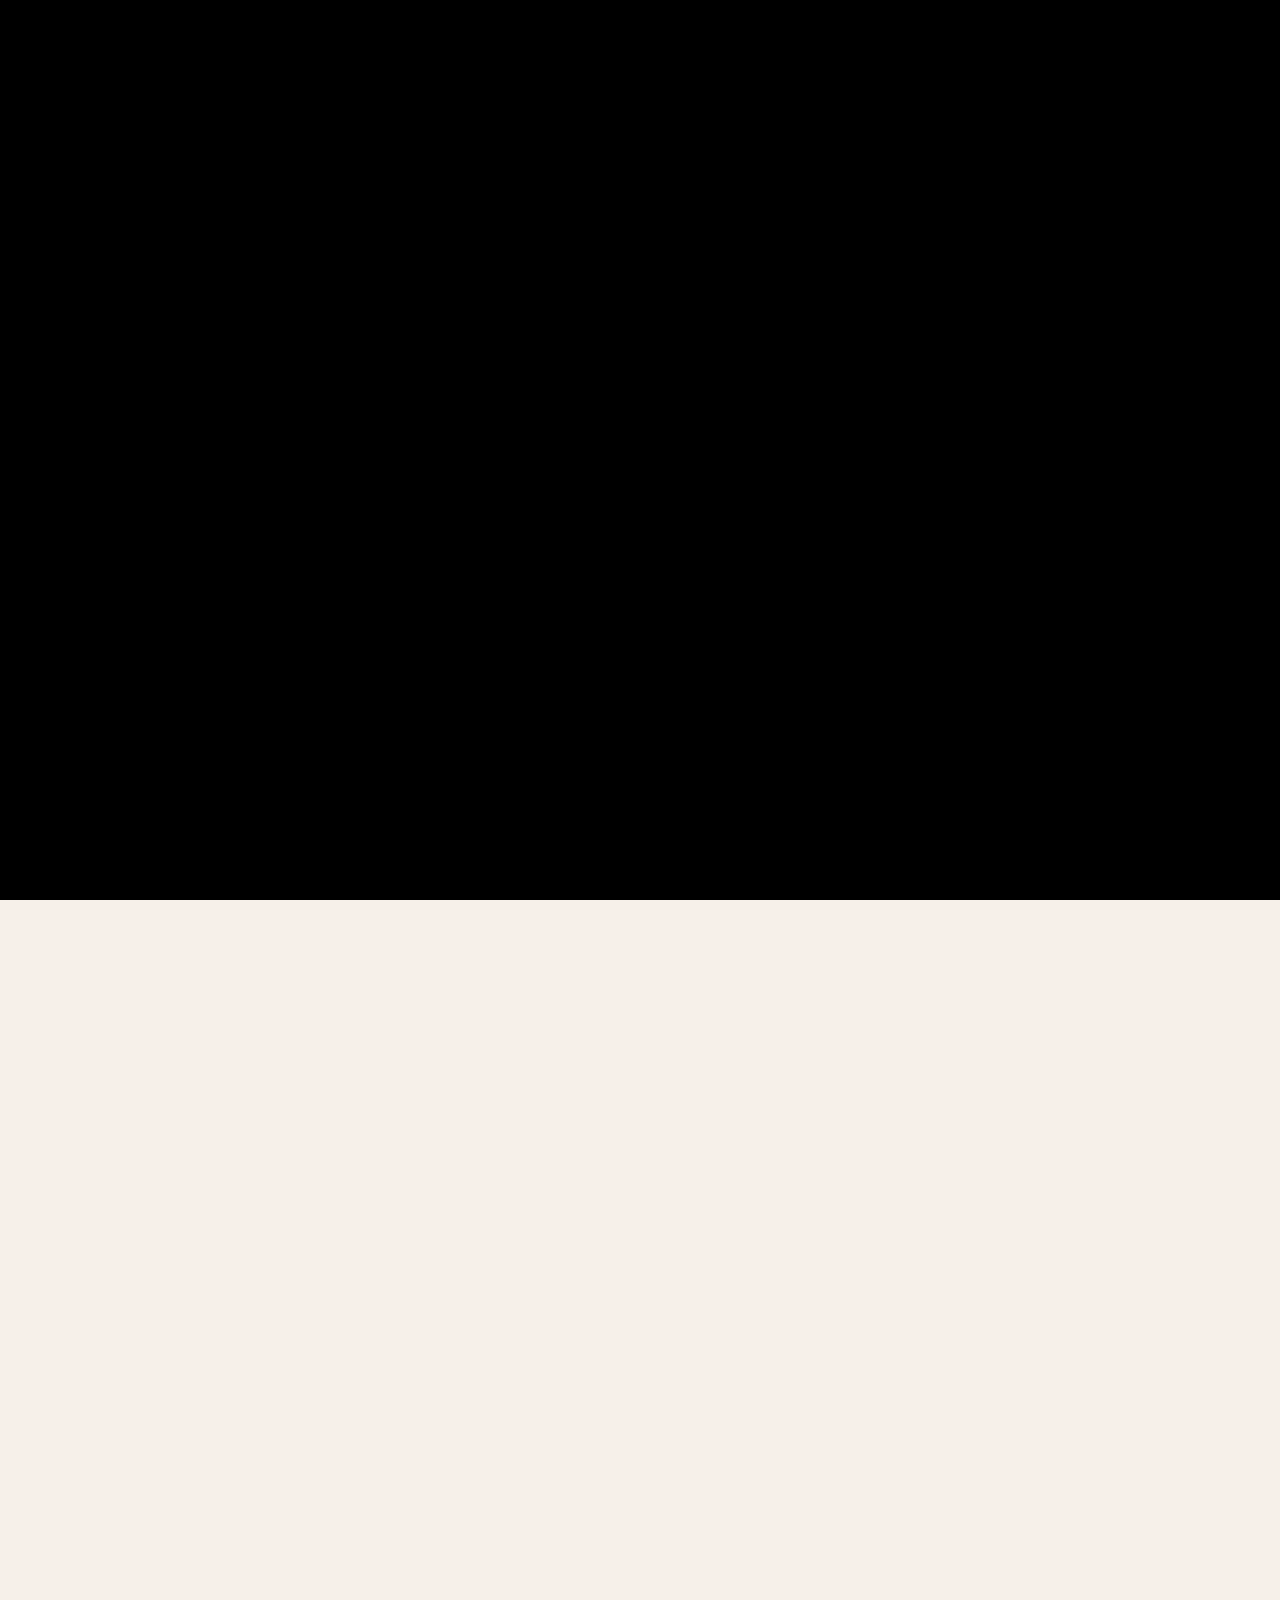
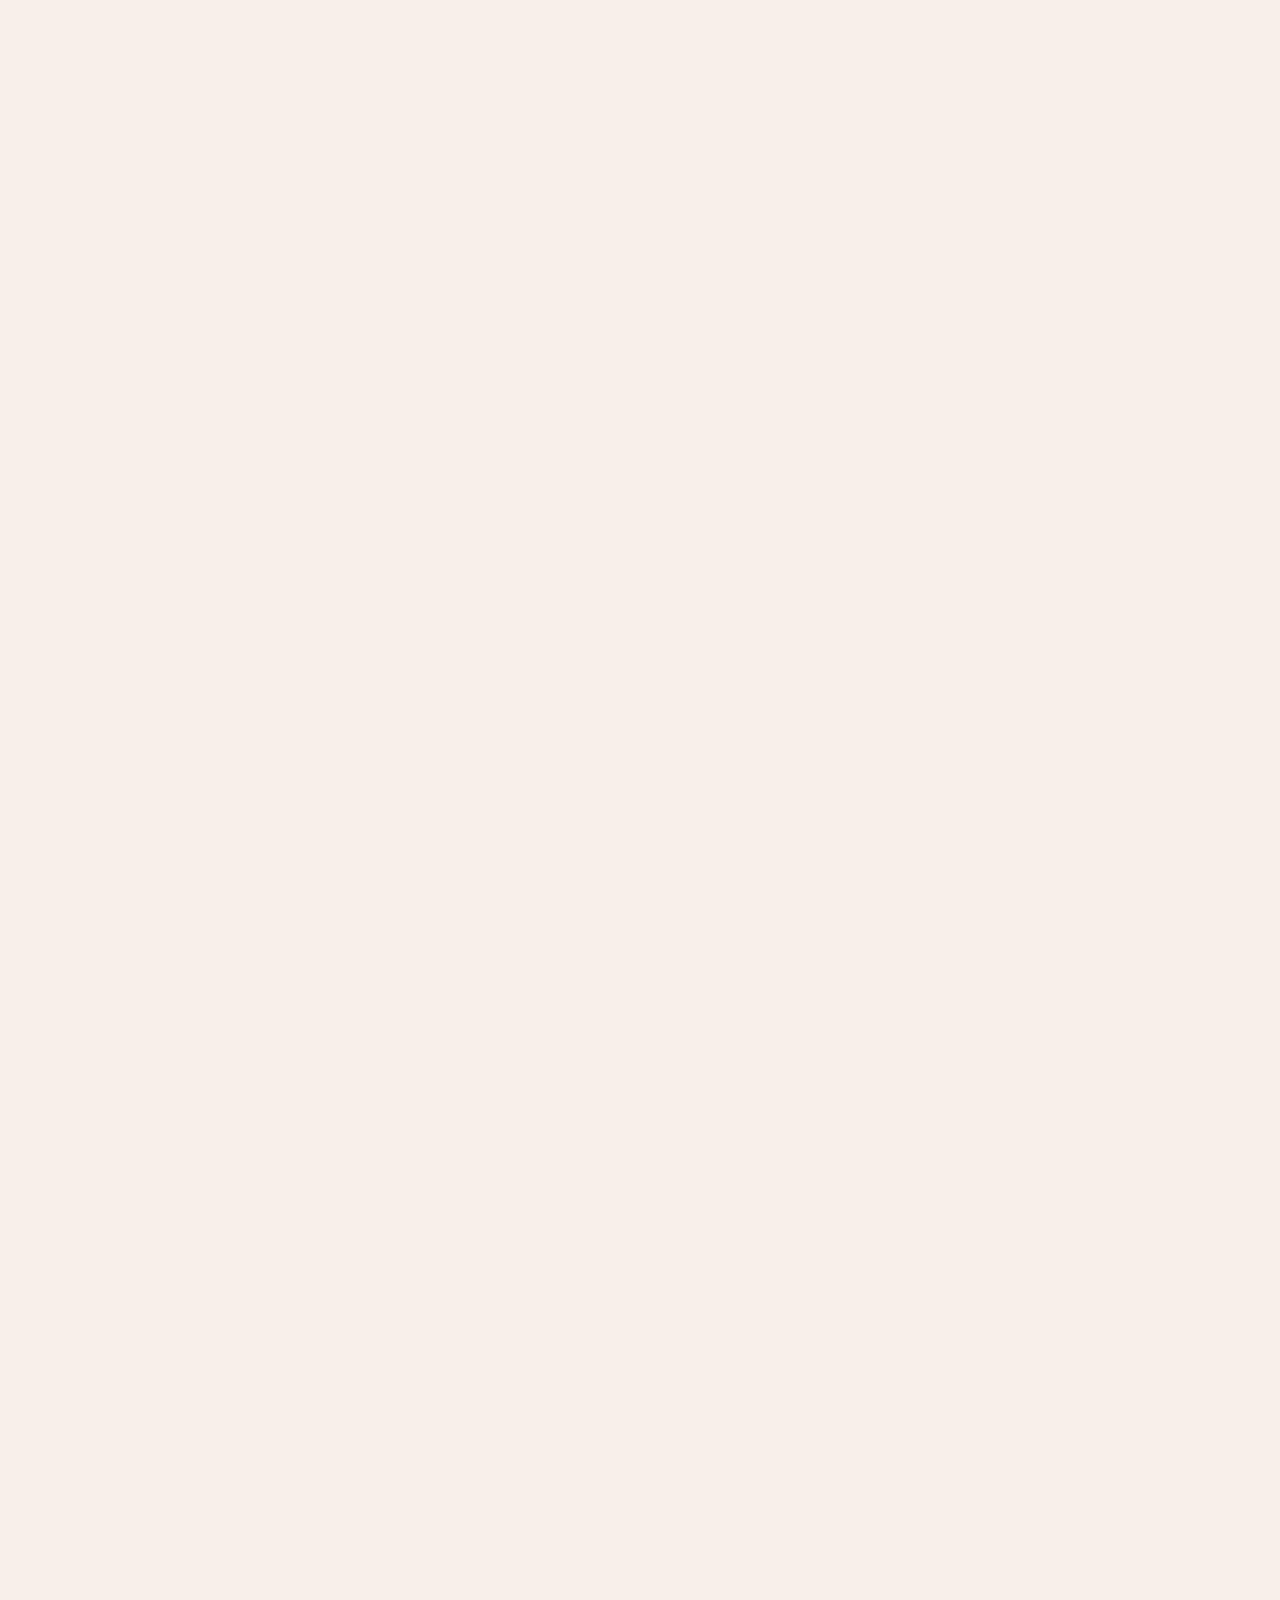
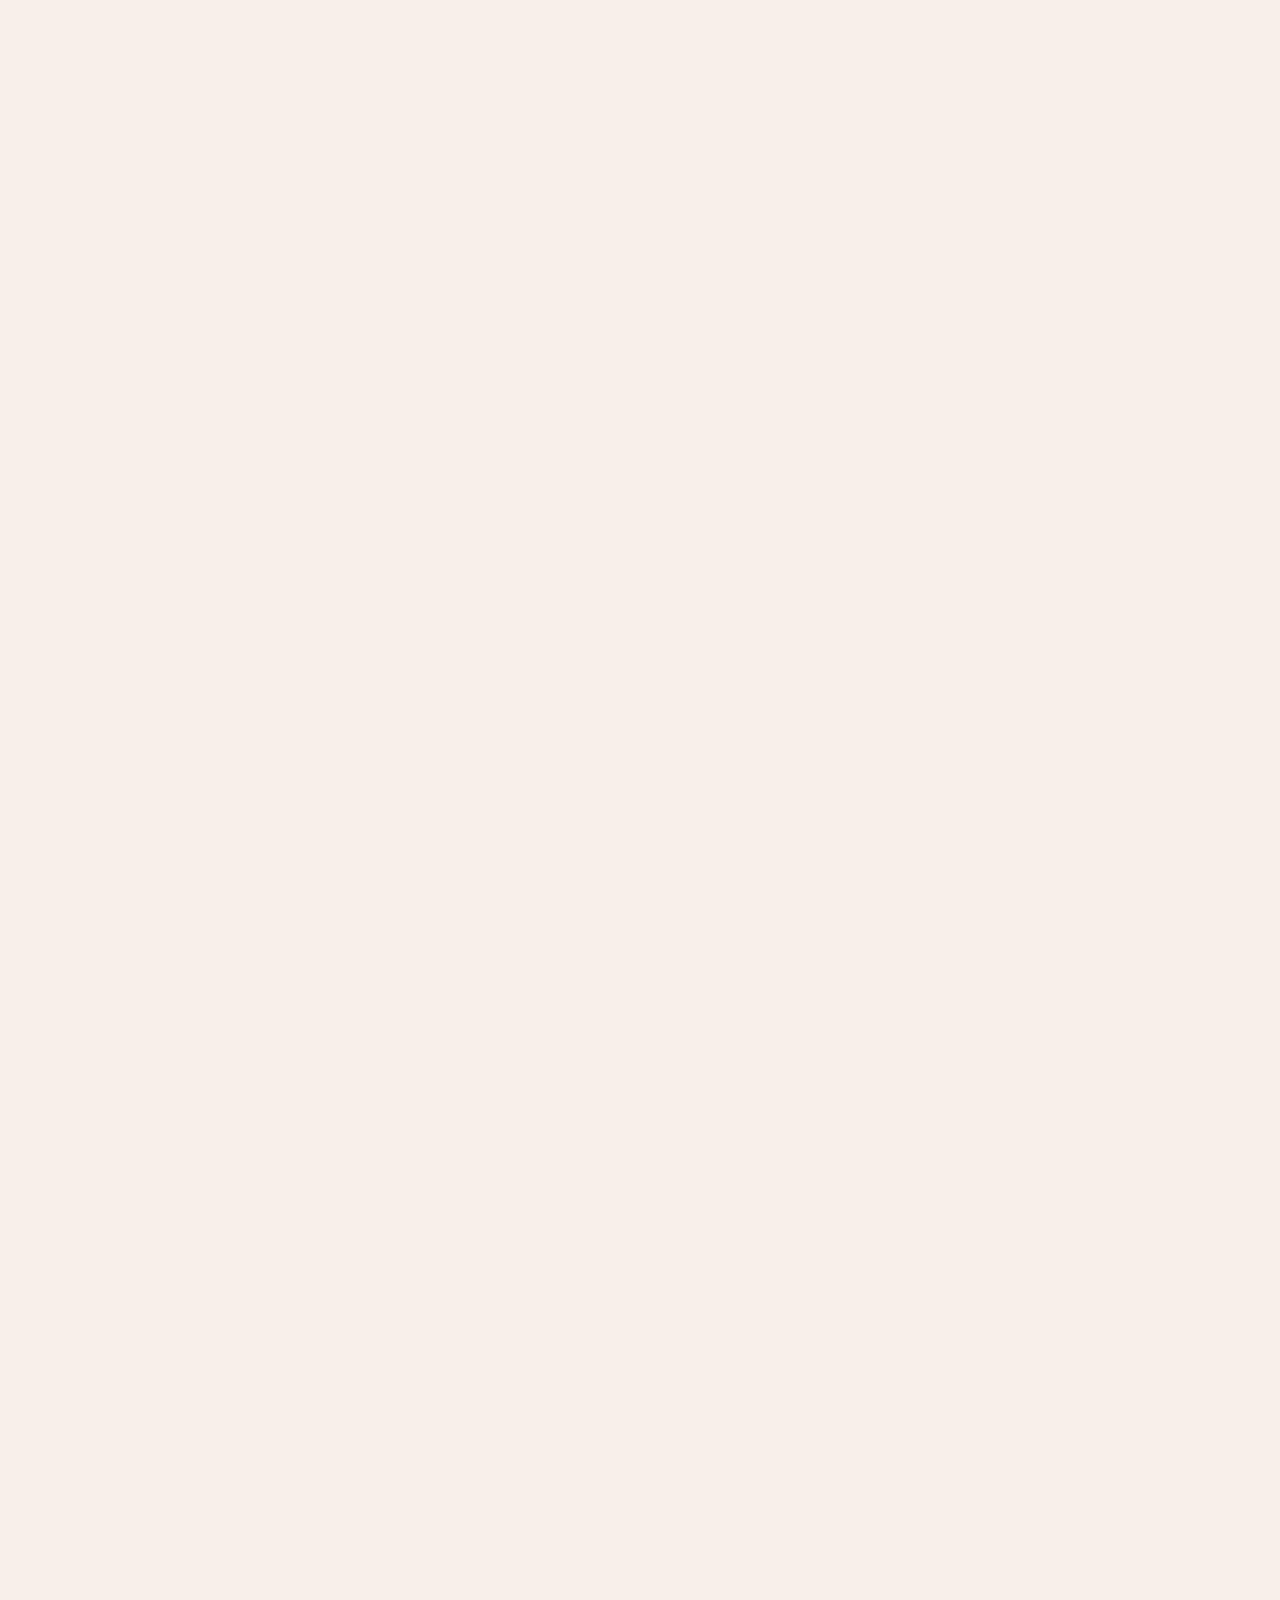
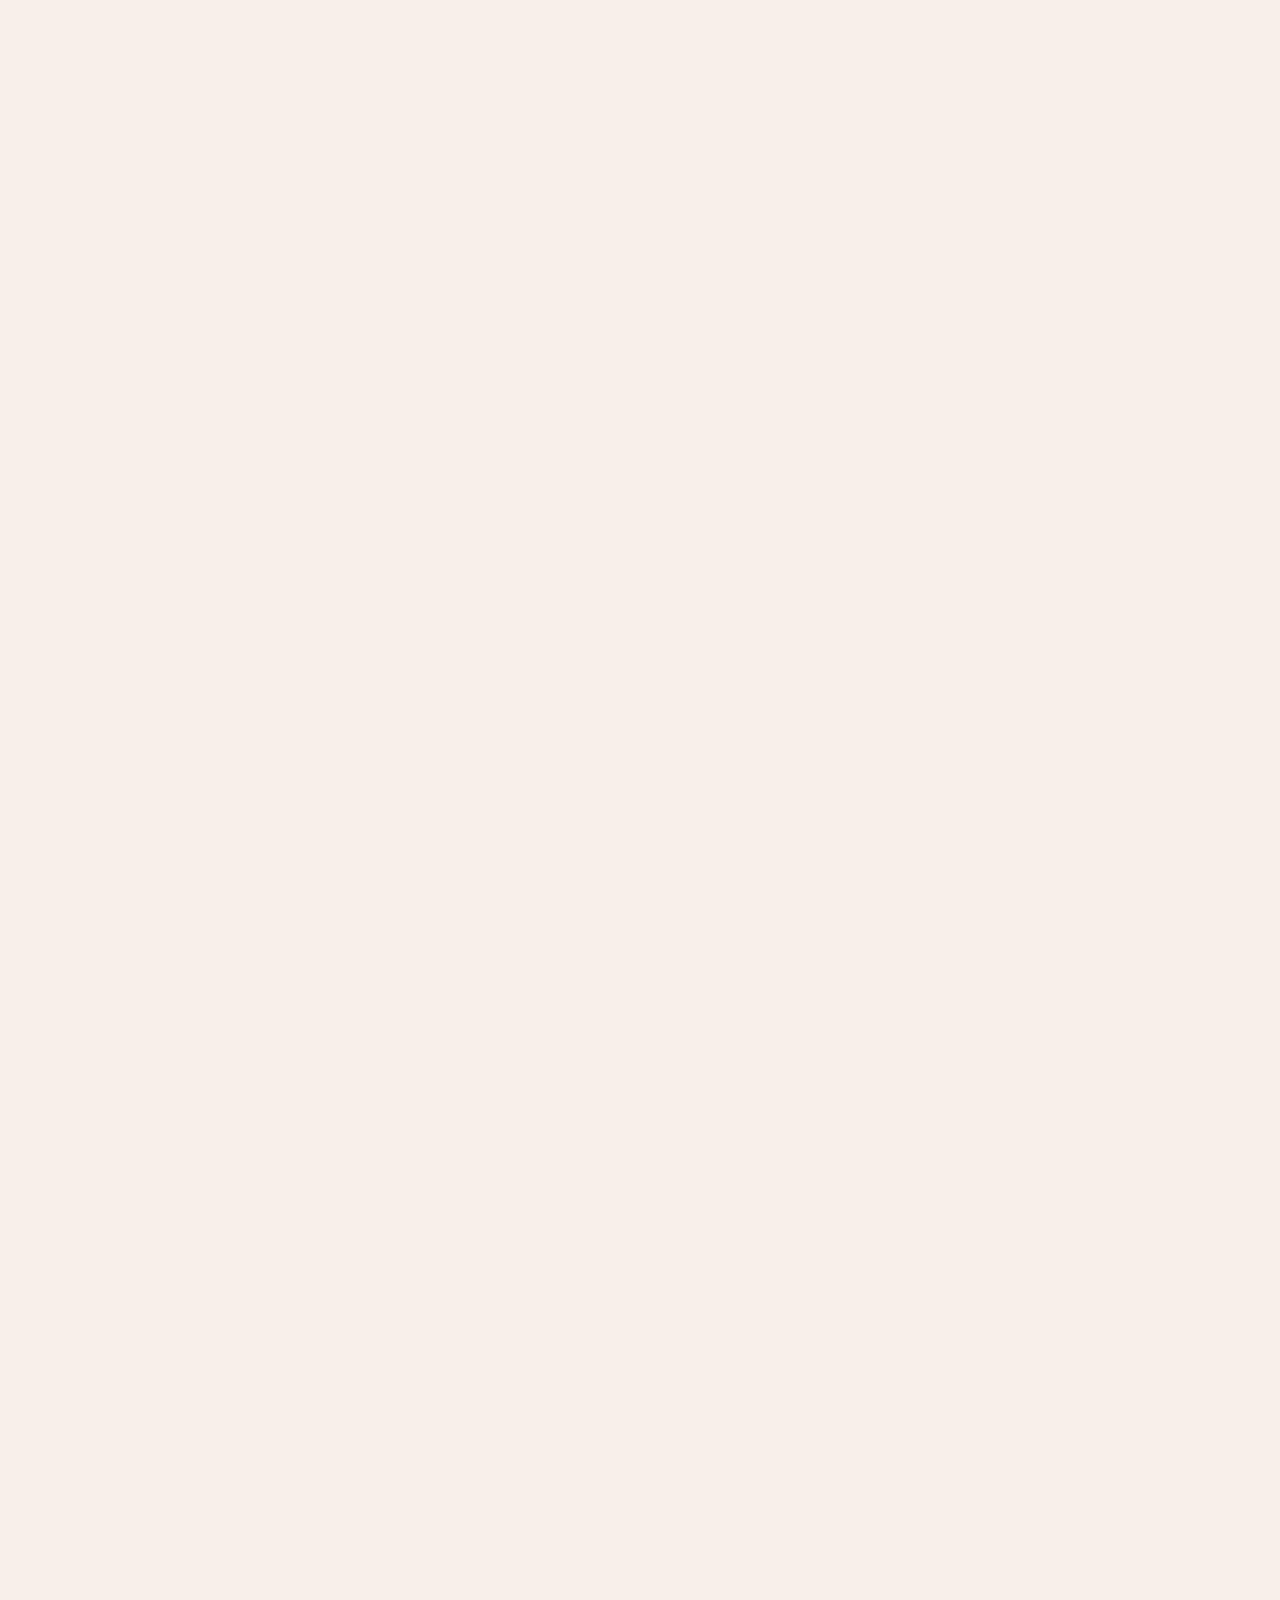
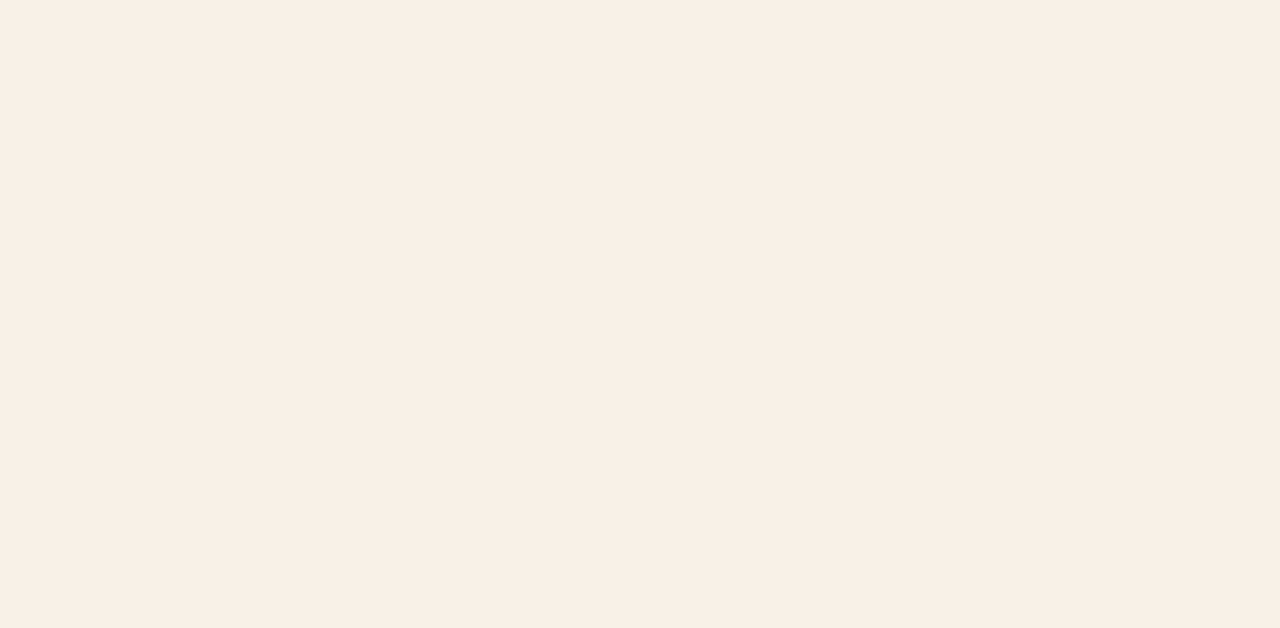
<file: landing/index.html>
<!DOCTYPE html>
<html lang="zxx">
  <head>
    <meta charset="UTF-8" />
    <meta http-equiv="X-UA-Compatible" content="IE=edge" />
    <meta name="viewport" content="width=device-width, initial-scale=1.0" />
    <meta name="description" content="Trexa – AI Agency & SaaS HTML Template" />

    <title>Webefy Today</title>

    <!-- Fav Icon -->
    <link rel="icon" type="image/x-icon" href="assets/imgs/fav.png" />

    <!-- Dependencies CSS Files -->
    <link rel="stylesheet" href="assets/vandor/bootstrap/bootstrap.min.css" />
    <link
      rel="stylesheet"
      href="assets/vandor/fontawesome/fontawesome-pro.min.css"
    />
    <link rel="stylesheet" href="assets/vandor/swiper/swiper-bundle.min.css" />
    <link rel="stylesheet" href="assets/vandor/menu/meanmenu.min.css" />
    <link rel="stylesheet" href="assets/vandor/popup/magnific-popup.css" />
    <link rel="stylesheet" href="assets/vandor/nice-select/nice-select.css" />
    <link rel="stylesheet" href="assets/vandor/wow/animate.css" />
    <link
      rel="stylesheet"
      href="assets/vandor/odometer/odometer-theme-default.css"
    />

    <link rel="stylesheet" href="assets/css/style.css" />
    <link rel="stylesheet" href="assets/css/custom.css" />
  </head>

  <body style="background: #f6f0e9">
    <div class="loader-wrap">
      <svg viewBox="0 0 1000 1000" preserveAspectRatio="none">
        <path id="svg" d="M0,1005S175,995,500,995s500,5,500,5V0H0Z"></path>
      </svg>

      <div class="loader-wrap-heading">
        <div class="load-text">
          <span>W</span>
          <span>E</span>
          <span>B</span>
          <span>E</span>
          <span>F</span>
          <span>Y</span>
        </div>
      </div>
    </div>

    <!-- Sroll to top -->
    <div class="progress-wrap">
      <svg
        class="progress-circle svg-content"
        width="100%"
        height="100%"
        viewBox="-1 -1 102 102"
      >
        <path d="M50,1 a49,49 0 0,1 0,98 a49,49 0 0,1 0,-98"></path>
      </svg>
    </div>

    <!-- side toggle start -->
    <aside class="fix">
      <div class="side-info">
        <div class="side-info-content">
          <div class="offset-widget offset-header">
            <div class="offset-logo">
              <a href="index.html">
                <img
                  class="show-light"
                  src="assets/imgs/logo.png"
                  alt="Webefy Today"
                />
              </a>
            </div>
            <button id="side-info-close" class="side-info-close">
              <i class="fas fa-times"></i>
            </button>
          </div>
          <div class="mobile-menu d-xl-none fix"></div>
          <div class="offset-button">
            <a href="mailto:hello@webefytoday.com" class="rr-btn">
              <span class="btn-wrap">
                <span class="text-one">Let's Talk</span>
                <!-- <span class="text-two">Let's Talk</span> -->
              </span>
            </a>
          </div>
          <div class="offset-widget-box">
            <h2 class="title">Contact US</h2>
            <div class="contact-meta">
              <div class="contact-item">
                <span class="icon"
                  ><i class="fa-solid fa-location-dot"></i
                ></span>
                <span class="text">Newark, Delaware</span>
              </div>
              <div class="contact-item">
                <span class="icon"><i class="fa-solid fa-envelope"></i></span>
                <span class="text"
                  ><a href="mailto:hello@webefytoday.com"
                    >hello@webefytoday.com</a
                  ></span
                >
              </div>
              <div class="contact-item">
                <span class="icon"><i class="fa-solid fa-phone"></i></span>
                <span class="text"
                  ><a href="tel:+1 (302) 779-1338">+1 (302) 779-1338</a></span
                >
              </div>
            </div>
          </div>
        </div>
      </div>
    </aside>
    <div class="offcanvas-overlay"></div>
    <!-- side toggle end -->

    <div class="has-smooth" id="has_smooth"></div>
    <div id="smooth-wrapper">
      <div id="smooth-content">
        <header class="header-area">
          <div class="header-main">
            <div class="container rr-container-1800">
              <div class="header-area__inner">
                <div class="header__logo">
                  <a href="index.html">
                    <img
                      src="assets/imgs/logo.png"
                      class="normal-logo"
                      alt="Webefy Today"
                    />
                  </a>
                </div>
                <div class="header__nav">
                  <nav class="main-menu">
                    <ul>
                      <li><a href="#about">About Us</a></li>
                      <li><a href="#services">Services</a></li>
                      <li><a href="#portfolio">Portfolio</a></li>
                      <li><a href="#testimonials">Reviews</a></li>
                      <li><a href="#whychooseus">Why Choose Us</a></li>

                      <!-- <li class="menu-item-has-children">
                        <a href="#">Blog</a>
                        <ul class="dp-menu">
                          <li><a href="blog.html">Blog</a></li>
                          <li><a href="blog-list.html">Blog List</a></li>
                          <li><a href="blog-details.html">Blog Details</a></li>
                        </ul>
                      </li> -->
                    </ul>
                  </nav>
                </div>
                <div class="header-right">
                  <a href="mailto:hello@webefytoday.com" class="rr-btn-border">
                    <span class="icon"
                      ><i class="fa-solid fa-envelope"></i
                    ></span>
                    <span class="text">hello@webefytoday.com</span>
                  </a>

                  <div class="header__navicon d-xl-none">
                    <div class="side-toggle">
                      <a class="bar-icon" href="javascript:void(0)">
                        <span></span>
                        <span></span>
                      </a>
                    </div>
                  </div>
                </div>
              </div>
            </div>
          </div>
        </header>
        <!-- Header area end -->

        <main>
          <!-- Intro area start -->
          <section class="hero-section-5">
            <div
              class="hero-section-5__wrapper"
              data-background="assets/imgs/bg/banner-bg_01.png"
            >
              <div class="container container-1800">
                <div class="row">
                  <div class="col-md-7">
                    <span class="hero-section-5__subtitle">
                      <script
                        type="text/javascript"
                        src="https://widget.clutch.co/static/js/widget.js"
                      ></script>
                      <div
                        class="clutch-widget"
                        data-url="https://widget.clutch.co"
                        data-widget-type="1"
                        data-height="40"
                        data-nofollow="false"
                        data-expandifr="true"
                        data-clutchcompany-id="1810871"
                      ></div>
                    </span>
                    <h1
                      class="hero-section-5__title wow fadeInUp"
                      data-wow-delay="0.4s"
                    >
                      Professional <strong>Branding</strong> Solutions Built for
                      Growth
                    </h1>
                  </div>
                  <div class="col-md-5">
                    <div id="qoute-form">
                      <h3 class="text-center mb-4">
                        Get a Free Project Estimate
                      </h3>
                      <form action="#">
                        <div class="row">
                          <div class="form-group col-md-6">
                            <input
                              type="text"
                              id="name"
                              name="name"
                              placeholder="Enter your name"
                              class="form-control"
                            />
                          </div>
                          <div class="form-group col-md-6">
                            <input
                              type="email"
                              id="email"
                              name="email"
                              placeholder="Enter your email"
                              class="form-control"
                            />
                          </div>
                          <div class="form-group col-md-6">
                            <input
                              type="tel"
                              id="phone"
                              name="phone"
                              placeholder="Enter your phone"
                              class="form-control"
                            />
                          </div>
                          <div class="form-group col-md-6">
                            <select
                              id="service"
                              name="service"
                              class="form-control"
                            >
                              <option value="website-development">
                                Website Development
                              </option>
                              <option value="logo-design">Logo Design</option>
                              <option value="branding">Branding</option>
                            </select>
                          </div>
                          <div class="form-group col-md-12">
                            <textarea
                              id="message"
                              name="message"
                              placeholder="Enter your message"
                              class="form-control"
                            ></textarea>
                          </div>
                          <div class="form-group col-md-12 text-center mt-3">
                            <button
                              type="submit"
                              class="rr-btn-border btn-purple"
                            >
                              <span class="text">Submit</span>
                              <span class="icon">
                                <svg
                                  xmlns="http://www.w3.org/2000/svg"
                                  width="22"
                                  height="22"
                                  viewBox="0 0 22 22"
                                  fill="none"
                                >
                                  <g clip-path="url(#clip0_337_619)">
                                    <path
                                      d="M22.0004 10.9995C16.6011 10.9995 12.2227 6.0753 12.2227 -0.000488281"
                                      stroke="black"
                                      stroke-width="2"
                                      stroke-miterlimit="10"
                                    ></path>
                                    <path
                                      d="M12.2227 21.9995C12.2227 15.9253 16.5997 10.9995 22.0004 10.9995"
                                      stroke="black"
                                      stroke-width="2"
                                      stroke-miterlimit="10"
                                    ></path>
                                    <path
                                      d="M22.001 10.9995H0.000976562"
                                      stroke="black"
                                      stroke-width="2"
                                      stroke-miterlimit="10"
                                    ></path>
                                  </g>
                                  <defs>
                                    <clipPath id="clip0_337_619">
                                      <rect
                                        width="22"
                                        height="22"
                                        fill="white"
                                      ></rect>
                                    </clipPath>
                                  </defs>
                                </svg>
                              </span>
                            </button>
                          </div>
                        </div>
                      </form>
                    </div>
                  </div>
                </div>
              </div>
            </div>
          </section>

          <!-- About area start -->
          <div class="about-area8 section-spacing" id="about">
            <div class="container-1600">
              <div class="about-area8__thumb">
                <img
                  src="assets/imgs/home-8/about/about-shape1_1.png"
                  alt="shape"
                />
                <img src="assets/imgs/about-shape1_2.png" alt="shape" />
                <img
                  src="assets/imgs/home-8/about/about-shape1_3.png"
                  alt="shape"
                />
              </div>
              <h2 class="about-area8__title rr-title-anim-2">
                Our web solutions for growing businesses deliver cost-effective,
                scalable, and user-friendly results, giving you the digital
                presence you need while supporting growth with cutting-edge
                design and technology
              </h2>
              <div class="about-area8__bottom section-spacing pb-0">
                <div class="row gy-4">
                  <div class="col-xl-7">
                    <div
                      class="about-area8__project wow fadeInUp"
                      data-wow-delay="0.3s"
                    >
                      <div class="about-area8__project-content">
                        <h3 class="about-area8__project-title">
                          Detailing of our Project
                        </h3>
                        <p class="about-area8__project-text">
                          Our projects focus on delivering innovative digital
                          solutions tailored to elevate your brand, streamline
                          your online presence, and drive measurable results
                          through strategic design and development.
                        </p>
                        <div class="about-area8__feature">
                          <div class="about-area8__feature-item">
                            <div class="about-area8__feature-icon">
                              <svg
                                xmlns="http://www.w3.org/2000/svg"
                                width="40"
                                height="41"
                                viewBox="0 0 40 41"
                                fill="none"
                              >
                                <path
                                  d="M28.3333 35.3228C27.8611 35.3228 27.4656 35.1628 27.1467 34.8428C26.8278 34.5228 26.6678 34.1272 26.6667 33.6561V16.9894C26.6667 16.0728 26.3406 15.2883 25.6883 14.6361C25.0361 13.9839 24.2511 13.6572 23.3333 13.6561H17.5C17.0278 13.6561 16.6322 13.4961 16.3133 13.1761C15.9944 12.8561 15.8344 12.4605 15.8333 11.9894V6.98942C15.8333 6.5172 15.9933 6.12164 16.3133 5.80275C16.6333 5.48387 17.0289 5.32387 17.5 5.32275H33.3333C33.8056 5.32275 34.2017 5.48275 34.5217 5.80275C34.8417 6.12275 35.0011 6.51831 35 6.98942V33.6561C35 34.1283 34.84 34.5244 34.52 34.8444C34.2 35.1644 33.8044 35.3239 33.3333 35.3228H28.3333ZM17.5 35.3228C17.0278 35.3228 16.6322 35.1628 16.3133 34.8428C15.9944 34.5228 15.8344 34.1272 15.8333 33.6561V18.6561C15.8333 18.1839 15.9933 17.7883 16.3133 17.4694C16.6333 17.1505 17.0289 16.9905 17.5 16.9894H21.6667C22.1389 16.9894 22.535 17.1494 22.855 17.4694C23.175 17.7894 23.3344 18.185 23.3333 18.6561V33.6561C23.3333 34.1283 23.1733 34.5244 22.8533 34.8444C22.5333 35.1644 22.1378 35.3239 21.6667 35.3228H17.5ZM6.66667 35.3228C6.19444 35.3228 5.79889 35.1628 5.48 34.8428C5.16111 34.5228 5.00111 34.1272 5 33.6561V18.6561C5 18.1839 5.16 17.7883 5.48 17.4694C5.8 17.1505 6.19556 16.9905 6.66667 16.9894H10.8333C11.3056 16.9894 11.7017 17.1494 12.0217 17.4694C12.3417 17.7894 12.5011 18.185 12.5 18.6561V33.6561C12.5 34.1283 12.34 34.5244 12.02 34.8444C11.7 35.1644 11.3044 35.3239 10.8333 35.3228H6.66667Z"
                                  fill="black"
                                />
                              </svg>
                            </div>
                            <p class="about-area8__feature-text">
                              Responsive Website
                            </p>
                          </div>
                          <div class="about-area8__feature-item">
                            <div class="about-area8__feature-icon">
                              <svg
                                xmlns="http://www.w3.org/2000/svg"
                                width="42"
                                height="43"
                                viewBox="0 0 42 43"
                                fill="none"
                              >
                                <path
                                  fill-rule="evenodd"
                                  clip-rule="evenodd"
                                  d="M25.375 9.9477C25.375 6.56498 22.6327 3.82275 19.25 3.82275L18.9139 3.83178C15.6874 4.00626 13.1249 6.67777 13.1249 9.9477C13.1249 13.3305 15.8673 16.0727 19.25 16.0727L19.5861 16.0636C22.8125 15.8892 25.375 13.2177 25.375 9.9477ZM20.9999 30.0728C20.9999 31.9852 21.5112 33.7784 22.4046 35.3228H7V29.0228C7 23.9341 10.9103 19.7849 15.8088 19.5806L16.1874 19.5728H22.3124C23.9066 19.5728 25.406 19.9904 26.7128 20.725C23.3209 22.4657 20.9999 25.9982 20.9999 30.0728ZM26.3568 37.1516L31.4999 34.0103L36.6431 37.1516L35.2448 31.2894L39.8217 27.3688L33.8144 26.8872L31.4999 21.3227L29.1855 26.8872L23.1782 27.3688L27.7551 31.2894L26.3568 37.1516Z"
                                  fill="black"
                                />
                              </svg>
                            </div>
                            <p class="about-area8__feature-text">
                              99% Customers Satisfaction
                            </p>
                          </div>
                        </div>
                        <a href="#" class="rr-btn-border btn-purple">
                          <span class="text">CONTACT US TODAY</span>
                          <span class="icon">
                            <svg
                              xmlns="http://www.w3.org/2000/svg"
                              width="22"
                              height="22"
                              viewBox="0 0 22 22"
                              fill="none"
                            >
                              <g clip-path="url(#clip0_337_619)">
                                <path
                                  d="M22.0004 10.9995C16.6011 10.9995 12.2227 6.0753 12.2227 -0.000488281"
                                  stroke="black"
                                  stroke-width="2"
                                  stroke-miterlimit="10"
                                />
                                <path
                                  d="M12.2227 21.9995C12.2227 15.9253 16.5997 10.9995 22.0004 10.9995"
                                  stroke="black"
                                  stroke-width="2"
                                  stroke-miterlimit="10"
                                />
                                <path
                                  d="M22.001 10.9995H0.000976562"
                                  stroke="black"
                                  stroke-width="2"
                                  stroke-miterlimit="10"
                                />
                              </g>
                              <defs>
                                <clipPath id="clip0_337_619">
                                  <rect width="22" height="22" fill="white" />
                                </clipPath>
                              </defs>
                            </svg>
                          </span>
                        </a>
                      </div>
                      <div class="about-area8__project-thumb">
                        <img
                          src="assets/imgs/home-8/about/about-project-thumb1.jpg"
                          alt="thumb"
                        />
                      </div>
                    </div>
                  </div>
                  <div class="col-xl-5">
                    <div class="about-area8__counters">
                      <div class="about-area8__counters-item">
                        <!--  -->
                        <div class="about-area8__counter">
                          <div class="about-area8__counter-number">
                            <span class="odometer" data-count="100">0</span>+
                          </div>
                          <p
                            class="about-area8__counter-text wow fadeInUp"
                            data-wow-delay="0.2s"
                          >
                            Projects Completed
                          </p>
                        </div>
                        <!--  -->
                        <!--  -->
                        <div class="about-area8__counter-features">
                          <div class="about-area8__counter-feature">
                            <span>
                              <svg
                                xmlns="http://www.w3.org/2000/svg"
                                width="19"
                                height="20"
                                viewBox="0 0 19 20"
                                fill="none"
                              >
                                <path
                                  d="M15.1244 5.03705C15.2054 4.95436 15.3021 4.88867 15.4089 4.84382C15.5156 4.79898 15.6302 4.77588 15.746 4.77588C15.8618 4.77588 15.9764 4.79898 16.0832 4.84382C16.1899 4.88867 16.2866 4.95436 16.3677 5.03705C16.7073 5.38024 16.7121 5.9348 16.3796 6.28393L9.35787 14.5846C9.27815 14.6721 9.18141 14.7425 9.07356 14.7913C8.96571 14.8402 8.84903 14.8665 8.73064 14.8688C8.61226 14.871 8.49467 14.849 8.38506 14.8043C8.27545 14.7595 8.17614 14.6928 8.09319 14.6083L3.82056 10.2787C3.65578 10.1106 3.56348 9.88466 3.56348 9.6493C3.56348 9.41394 3.65578 9.18797 3.82056 9.01993C3.9016 8.93724 3.99833 8.87154 4.10507 8.8267C4.21182 8.78185 4.32643 8.75875 4.44222 8.75875C4.558 8.75875 4.67262 8.78185 4.77936 8.8267C4.88611 8.87154 4.98283 8.93724 5.06387 9.01993L8.68812 12.6929L15.1006 5.06318L15.1244 5.03705Z"
                                  fill="white"
                                />
                              </svg>
                            </span>

                            24/7 Customer Support
                          </div>
                          <div class="about-area8__counter-feature">
                            <span>
                              <svg
                                xmlns="http://www.w3.org/2000/svg"
                                width="19"
                                height="20"
                                viewBox="0 0 19 20"
                                fill="none"
                              >
                                <path
                                  d="M15.1244 5.03705C15.2054 4.95436 15.3021 4.88867 15.4089 4.84382C15.5156 4.79898 15.6302 4.77588 15.746 4.77588C15.8618 4.77588 15.9764 4.79898 16.0832 4.84382C16.1899 4.88867 16.2866 4.95436 16.3677 5.03705C16.7073 5.38024 16.7121 5.9348 16.3796 6.28393L9.35787 14.5846C9.27815 14.6721 9.18141 14.7425 9.07356 14.7913C8.96571 14.8402 8.84903 14.8665 8.73064 14.8688C8.61226 14.871 8.49467 14.849 8.38506 14.8043C8.27545 14.7595 8.17614 14.6928 8.09319 14.6083L3.82056 10.2787C3.65578 10.1106 3.56348 9.88466 3.56348 9.6493C3.56348 9.41394 3.65578 9.18797 3.82056 9.01993C3.9016 8.93724 3.99833 8.87154 4.10507 8.8267C4.21182 8.78185 4.32643 8.75875 4.44222 8.75875C4.558 8.75875 4.67262 8.78185 4.77936 8.8267C4.88611 8.87154 4.98283 8.93724 5.06387 9.01993L8.68812 12.6929L15.1006 5.06318L15.1244 5.03705Z"
                                  fill="white"
                                />
                              </svg>
                            </span>

                            Fast Delivery
                          </div>
                          <div class="about-area8__counter-feature">
                            <span>
                              <svg
                                xmlns="http://www.w3.org/2000/svg"
                                width="19"
                                height="20"
                                viewBox="0 0 19 20"
                                fill="none"
                              >
                                <path
                                  d="M15.1244 5.03705C15.2054 4.95436 15.3021 4.88867 15.4089 4.84382C15.5156 4.79898 15.6302 4.77588 15.746 4.77588C15.8618 4.77588 15.9764 4.79898 16.0832 4.84382C16.1899 4.88867 16.2866 4.95436 16.3677 5.03705C16.7073 5.38024 16.7121 5.9348 16.3796 6.28393L9.35787 14.5846C9.27815 14.6721 9.18141 14.7425 9.07356 14.7913C8.96571 14.8402 8.84903 14.8665 8.73064 14.8688C8.61226 14.871 8.49467 14.849 8.38506 14.8043C8.27545 14.7595 8.17614 14.6928 8.09319 14.6083L3.82056 10.2787C3.65578 10.1106 3.56348 9.88466 3.56348 9.6493C3.56348 9.41394 3.65578 9.18797 3.82056 9.01993C3.9016 8.93724 3.99833 8.87154 4.10507 8.8267C4.21182 8.78185 4.32643 8.75875 4.44222 8.75875C4.558 8.75875 4.67262 8.78185 4.77936 8.8267C4.88611 8.87154 4.98283 8.93724 5.06387 9.01993L8.68812 12.6929L15.1006 5.06318L15.1244 5.03705Z"
                                  fill="white"
                                />
                              </svg>
                            </span>

                            Revision Rounds Included
                          </div>
                        </div>
                        <!--  -->
                      </div>

                      <div
                        class="about-area8__counters-item wow fadeInUp"
                        data-wow-delay="0.3s"
                      >
                        <div class="about-area8__counter-two">
                          <div class="about-area8__counter-title">
                            <span class="odometer" data-count="85">0</span>+
                          </div>
                          <p class="about-area8__counter-desc">
                            Happy Clients Worldwide
                          </p>
                        </div>
                        <div class="about-area8__counter-three">
                          <div class="about-area8__counter-number">
                            <span class="odometer" data-count="10">0</span>+
                          </div>
                          <p class="about-area8__counter-text">
                            Years Of Experience
                          </p>
                        </div>
                      </div>
                    </div>
                  </div>
                </div>
              </div>
            </div>
          </div>
          <!-- About area end -->

          <div
            class="pricing-area8 section-spacing"
            style="background-color: #3c489d"
            id="services"
          >
            <div class="container-1600">
              <div class="row g-4 d-flex justify-content-center">
                <div class="col-xl-8 text-center">
                  <h2 class="section-title rr-title-anim-2">
                    Professional Services for Growing Brands, Crafted to Engage
                    and Convert Audiences
                  </h2>
                </div>
              </div>
              <div class="row g-4 justify-content-center">
                <div class="col-xl-4 col-lg-5 col-md-6">
                  <div
                    class="pricing-area8__card wow fadeInUp"
                    data-wow-delay="0.2s"
                  >
                    <div class="pricing-area8__card-header">
                      <h3 class="pricing-area8__card-title">
                        Website Development
                      </h3>
                      <p class="pricing-area8__card-subtitle">
                        Building responsive websites that combine stunning
                        design with flawless functionality to create seamless
                        user experiences, drive conversions, and establish your
                        powerful online presence that grows with your business
                        needs.
                      </p>
                    </div>

                    <div class="pricing-area8__card-price">
                      <div class="pricing-area8__card-bill">Starting from</div>
                      <span class="pricing-area8__amount">99 USD</span>
                    </div>

                    <a href="#" class="pricing-area8__card-btn w-100"
                      >Get a Free Quote</a
                    >

                    <!-- <div class="pricing-area8__features">
                      <h4 class="pricing-area8__features-title">
                        Included Features:
                      </h4>
                      <ul class="pricing-area8__features-list">
                        <li class="pricing-area8__features-item">
                          All messages dashboard
                        </li>
                        <li class="pricing-area8__features-item">
                          Robust customer data
                        </li>
                        <li class="pricing-area8__features-item">
                          Intuitive enhancements
                        </li>
                        <li class="pricing-area8__features-item">
                          Efficient management tools
                        </li>
                        <li class="pricing-area8__features-item">
                          Bookmark Plugin
                        </li>
                      </ul>
                    </div> -->
                  </div>
                </div>
                <div class="col-xl-4 col-lg-5 col-md-6">
                  <div
                    class="pricing-area8__card pricing-area8__card--bg-active wow fadeInUp"
                    data-wow-delay="0.4s"
                  >
                    <div class="pricing-area8__card-header">
                      <h3 class="pricing-area8__card-title">Logo Design</h3>
                      <p class="pricing-area8__card-subtitle">
                        Crafting unique, memorable logos that capture your
                        brand's essence and values through creative excellence,
                        ensuring instant recognition and lasting impressions
                        that resonate deeply with your target audience across
                        all platforms.
                      </p>
                    </div>

                    <div class="pricing-area8__card-price">
                      <div class="pricing-area8__card-bill">Starting from</div>
                      <span class="pricing-area8__amount">29 USD</span>
                    </div>

                    <a href="#" class="pricing-area8__card-btn w-100"
                      >Get a Free Quote</a
                    >
                  </div>
                </div>
                <div class="col-xl-4 col-lg-5 col-md-6">
                  <div
                    class="pricing-area8__card wow fadeInUp"
                    data-wow-delay="0.6s"
                  >
                    <div class="pricing-area8__card-header">
                      <h3 class="pricing-area8__card-title">Branding</h3>
                      <p class="pricing-area8__card-subtitle">
                        Developing cohesive brand identities that tell your
                        story through strategic visual elements, consistent
                        messaging, and authentic positioning to build trust,
                        recognition, and emotional connections with customers
                        who matter most.
                      </p>
                    </div>

                    <div class="pricing-area8__card-price">
                      <div class="pricing-area8__card-bill">Starting from</div>
                      <span class="pricing-area8__amount">59 USD</span>
                    </div>

                    <a href="#" class="pricing-area8__card-btn w-100"
                      >Get a Free Quote</a
                    >
                  </div>
                </div>
              </div>
            </div>
          </div>

          <section
            class="project-area6 section-spacing rr-ov-hidden"
            id="portfolio"
          >
            <div class="container rr-container-1600">
              <div class="row gy-5 d-flex justify-content-between">
                <div class="col-xl-5 col-lg-6 d-flex justify-content-start">
                  <div class="section-top6">
                    <div
                      class="section-top6__subtitle wow fadeInUp"
                      data-wow-delay=".3s"
                    >
                      Recent Work
                    </div>
                  </div>
                </div>
                <div class="col-xl-7 col-lg-6 d-flex justify-content-end">
                  <div class="section-title wow fadeInUp" data-wow-delay=".5s">
                    See How We Transform Businesses Through Strategic
                    Development,<br />
                    Design and Branding Solutions
                  </div>
                </div>
              </div>
            </div>
            <div class="project-area6__items">
              <div class="project-area6__card">
                <div class="project-area6__card-thumb">
                  <img
                    src="assets/imgs/website-imgs/csspatch.jpg"
                    alt="thumb"
                  />
                </div>
                <div class="project-area6__card-content">
                  <span class="project-area6__card-content-subtitle"
                    >Website</span
                  >
                  <div class="project-area6__card-content-button">
                    <svg
                      xmlns="http://www.w3.org/2000/svg"
                      width="112"
                      height="110"
                      viewBox="0 0 112 110"
                      fill="none"
                    >
                      <path
                        d="M52.521 0.561406C54.5776 -0.187134 56.8322 -0.187136 58.8888 0.561405L89.1715 11.5834C91.2281 12.3319 92.9552 13.7812 94.0495 15.6765L110.163 43.5852C111.257 45.4806 111.648 47.7009 111.268 49.8563L105.672 81.5929C105.292 83.7482 104.165 85.7007 102.488 87.1075L77.8017 107.822C76.1252 109.229 74.0066 110 71.818 110H39.5918C37.4032 110 35.2846 109.229 33.608 107.822L8.92135 87.1075C7.2448 85.7007 6.11751 83.7482 5.73746 81.5929L0.141444 49.8563C-0.2386 47.7009 0.152903 45.4806 1.2472 43.5852L17.3603 15.6765C18.4546 13.7812 20.1817 12.3319 22.2383 11.5834L52.521 0.561406Z"
                        fill="white"
                      />
                    </svg>
                    <span class="project-area6__card-content-button-text"
                      ><a href="portfolio-details.html">Details</a></span
                    >
                  </div>
                  <h4 class="project-area6__card-content-title">
                    <a
                      href="portfolio-details.html"
                      class="project-area6__card-content-title-dsc"
                      >CSS Patched Hats</a
                    >
                  </h4>
                </div>
              </div>
              <div class="project-area6__card">
                <div class="project-area6__card-thumb">
                  <img
                    src="assets/imgs/website-imgs/inizio-website.png"
                    alt="thumb"
                  />
                </div>
                <div class="project-area6__card-content">
                  <span class="project-area6__card-content-subtitle"
                    >Website </span
                  >
                  <div class="project-area6__card-content-button">
                    <svg
                      xmlns="http://www.w3.org/2000/svg"
                      width="112"
                      height="110"
                      viewBox="0 0 112 110"
                      fill="none"
                    >
                      <path
                        d="M52.521 0.561406C54.5776 -0.187134 56.8322 -0.187136 58.8888 0.561405L89.1715 11.5834C91.2281 12.3319 92.9552 13.7812 94.0495 15.6765L110.163 43.5852C111.257 45.4806 111.648 47.7009 111.268 49.8563L105.672 81.5929C105.292 83.7482 104.165 85.7007 102.488 87.1075L77.8017 107.822C76.1252 109.229 74.0066 110 71.818 110H39.5918C37.4032 110 35.2846 109.229 33.608 107.822L8.92135 87.1075C7.2448 85.7007 6.11751 83.7482 5.73746 81.5929L0.141444 49.8563C-0.2386 47.7009 0.152903 45.4806 1.2472 43.5852L17.3603 15.6765C18.4546 13.7812 20.1817 12.3319 22.2383 11.5834L52.521 0.561406Z"
                        fill="white"
                      />
                    </svg>
                    <span class="project-area6__card-content-button-text"
                      ><a href="portfolio-details.html">Details</a></span
                    >
                  </div>
                  <h4 class="project-area6__card-content-title">
                    <a
                      href="portfolio-details.html"
                      class="project-area6__card-content-title-dsc"
                      >Inizio Solutions</a
                    >
                  </h4>
                </div>
              </div>
              <div class="project-area6__card">
                <div class="project-area6__card-thumb">
                  <img src="assets/imgs/website-imgs/ct.jpg" alt="thumb" />
                </div>
                <div class="project-area6__card-content">
                  <span class="project-area6__card-content-subtitle"
                    >Website </span
                  >
                  <div class="project-area6__card-content-button">
                    <svg
                      xmlns="http://www.w3.org/2000/svg"
                      width="112"
                      height="110"
                      viewBox="0 0 112 110"
                      fill="none"
                    >
                      <path
                        d="M52.521 0.561406C54.5776 -0.187134 56.8322 -0.187136 58.8888 0.561405L89.1715 11.5834C91.2281 12.3319 92.9552 13.7812 94.0495 15.6765L110.163 43.5852C111.257 45.4806 111.648 47.7009 111.268 49.8563L105.672 81.5929C105.292 83.7482 104.165 85.7007 102.488 87.1075L77.8017 107.822C76.1252 109.229 74.0066 110 71.818 110H39.5918C37.4032 110 35.2846 109.229 33.608 107.822L8.92135 87.1075C7.2448 85.7007 6.11751 83.7482 5.73746 81.5929L0.141444 49.8563C-0.2386 47.7009 0.152903 45.4806 1.2472 43.5852L17.3603 15.6765C18.4546 13.7812 20.1817 12.3319 22.2383 11.5834L52.521 0.561406Z"
                        fill="white"
                      />
                    </svg>
                    <span class="project-area6__card-content-button-text"
                      ><a href="portfolio-details.html">Details</a></span
                    >
                  </div>
                  <h4 class="project-area6__card-content-title">
                    <a
                      href="portfolio-details.html"
                      class="project-area6__card-content-title-dsc"
                      >Creative Triplet</a
                    >
                  </h4>
                </div>
              </div> <div class="project-area6__card">
                <div class="project-area6__card-thumb">
                  <img
                    src="assets/imgs/website-imgs/yfi-logo.jpg"
                    alt="thumb"
                  />
                </div>
                <div class="project-area6__card-content">
                  <span class="project-area6__card-content-subtitle"
                    >Logo Design</span
                  >
                  <div class="project-area6__card-content-button">
                    <svg
                      xmlns="http://www.w3.org/2000/svg"
                      width="112"
                      height="110"
                      viewBox="0 0 112 110"
                      fill="none"
                    >
                      <path
                        d="M52.521 0.561406C54.5776 -0.187134 56.8322 -0.187136 58.8888 0.561405L89.1715 11.5834C91.2281 12.3319 92.9552 13.7812 94.0495 15.6765L110.163 43.5852C111.257 45.4806 111.648 47.7009 111.268 49.8563L105.672 81.5929C105.292 83.7482 104.165 85.7007 102.488 87.1075L77.8017 107.822C76.1252 109.229 74.0066 110 71.818 110H39.5918C37.4032 110 35.2846 109.229 33.608 107.822L8.92135 87.1075C7.2448 85.7007 6.11751 83.7482 5.73746 81.5929L0.141444 49.8563C-0.2386 47.7009 0.152903 45.4806 1.2472 43.5852L17.3603 15.6765C18.4546 13.7812 20.1817 12.3319 22.2383 11.5834L52.521 0.561406Z"
                        fill="white"
                      />
                    </svg>
                    <span class="project-area6__card-content-button-text"
                      ><a href="portfolio-details.html">Details</a></span
                    >
                  </div>
                  <h4 class="project-area6__card-content-title">
                    <a
                      href="portfolio-details.html"
                      class="project-area6__card-content-title-dsc"
                      >Your Friend Infertility</a
                    >
                  </h4>
                </div>
              </div>
              <div class="project-area6__card">
                <div class="project-area6__card-thumb">
                  <img src="assets/imgs/website-imgs/yfi-website.jpg" alt="thumb" />
                </div>
                <div class="project-area6__card-content">
                  <span class="project-area6__card-content-subtitle"
                    >Website </span
                  >
                  <div class="project-area6__card-content-button">
                    <svg
                      xmlns="http://www.w3.org/2000/svg"
                      width="112"
                      height="110"
                      viewBox="0 0 112 110"
                      fill="none"
                    >
                      <path
                        d="M52.521 0.561406C54.5776 -0.187134 56.8322 -0.187136 58.8888 0.561405L89.1715 11.5834C91.2281 12.3319 92.9552 13.7812 94.0495 15.6765L110.163 43.5852C111.257 45.4806 111.648 47.7009 111.268 49.8563L105.672 81.5929C105.292 83.7482 104.165 85.7007 102.488 87.1075L77.8017 107.822C76.1252 109.229 74.0066 110 71.818 110H39.5918C37.4032 110 35.2846 109.229 33.608 107.822L8.92135 87.1075C7.2448 85.7007 6.11751 83.7482 5.73746 81.5929L0.141444 49.8563C-0.2386 47.7009 0.152903 45.4806 1.2472 43.5852L17.3603 15.6765C18.4546 13.7812 20.1817 12.3319 22.2383 11.5834L52.521 0.561406Z"
                        fill="white"
                      />
                    </svg>
                    <span class="project-area6__card-content-button-text"
                      ><a href="portfolio-details.html">Details</a></span
                    >
                  </div>
                  <h4 class="project-area6__card-content-title">
                    <a
                      href="portfolio-details.html"
                      class="project-area6__card-content-title-dsc"
                      >Your Friend Infertility
                    </a>
                  </h4>
                </div>
              </div>
             
              <div class="project-area6__card">
                <div class="project-area6__card-thumb">
                  <img
                    src="assets/imgs/website-imgs/eh.jpg"
                    alt="thumb"
                  />
                </div>
                <div class="project-area6__card-content">
                  <span class="project-area6__card-content-subtitle"
                    >Logo Design</span
                  >
                  <div class="project-area6__card-content-button">
                    <svg
                      xmlns="http://www.w3.org/2000/svg"
                      width="112"
                      height="110"
                      viewBox="0 0 112 110"
                      fill="none"
                    >
                      <path
                        d="M52.521 0.561406C54.5776 -0.187134 56.8322 -0.187136 58.8888 0.561405L89.1715 11.5834C91.2281 12.3319 92.9552 13.7812 94.0495 15.6765L110.163 43.5852C111.257 45.4806 111.648 47.7009 111.268 49.8563L105.672 81.5929C105.292 83.7482 104.165 85.7007 102.488 87.1075L77.8017 107.822C76.1252 109.229 74.0066 110 71.818 110H39.5918C37.4032 110 35.2846 109.229 33.608 107.822L8.92135 87.1075C7.2448 85.7007 6.11751 83.7482 5.73746 81.5929L0.141444 49.8563C-0.2386 47.7009 0.152903 45.4806 1.2472 43.5852L17.3603 15.6765C18.4546 13.7812 20.1817 12.3319 22.2383 11.5834L52.521 0.561406Z"
                        fill="white"
                      />
                    </svg>
                    <span class="project-area6__card-content-button-text"
                      ><a href="portfolio-details.html">Details</a></span
                    >
                  </div>
                  <h4 class="project-area6__card-content-title">
                    <a
                      href="portfolio-details.html"
                      class="project-area6__card-content-title-dsc"
                      >EventsHub Dubai
</a
                    >
                  </h4>
                </div>
              </div>
            </div>
          </section>

          <!-- Testimonial area start -->
          <section class="testimonial-area8 section-spacing" id="testimonials">
            <div class="container">
              <div class="row d-flex justify-content-center">
                <div class="col-xl-8 text-center">
                  <h2 class="section-title rr-title-anim-2">
                    Client Experiences That Speak for Themselves on Webefy
                  </h2>
                </div>
              </div>
              <div class="swiper testimonial-area8__active">
                <div class="swiper-wrapper">
                  <div class="swiper-slide">
                    <div class="testimonial-area8__card">
                      <div class="row g-0 align-items-stretch">
                        <!-- Aside -->
                        <div class="col-12 col-md-2">
                          <aside class="testimonial-area8__aside">
                            <div class="testimonial-area8__person">
                              <div class="testimonial-area8__name">
                                Founder & CEO
                              </div>
                              <div class="testimonial-area8__role">
                                Mental Health Therapy Company
                              </div>
                            </div>
                            <div class="testimonial-area8__avatar-wrap">
                              <img
                                class="testimonial-area8__avatar"
                                src="assets/imgs/home-8/testimonial/testimonial-thumb1.png"
                                alt="Emily Brown"
                              />
                            </div>
                          </aside>
                        </div>
                        <!-- Divider -->
                        <div class="col-12 d-md-none">
                          <hr class="testimonial-area8__divider--hr" />
                        </div>
                        <div class="d-none d-md-block col-md-1">
                          <span class="testimonial-area8__divider"></span>
                        </div>
                        <!-- Content -->
                        <div class="col-12 col-md-8">
                          <div class="testimonial-area8__body">
                            <div class="testimonial-area8__rating">
                              <div class="testimonial-area8__score">5.0</div>
                              <div class="testimonial-area8__meta">
                                <span class="testimonial-area8__label"
                                  >Rating</span
                                >
                                <span class="testimonial-area8__stars">
                                  <svg
                                    viewBox="0 0 24 24"
                                    class="testimonial-area8__star"
                                  >
                                    <path
                                      d="M12 17.27 18.18 21l-1.64-7.03L22 9.24l-7.19-.61L12 2 9.19 8.63 2 9.24l5.46 4.73L5.82 21z"
                                    />
                                  </svg>
                                  <svg
                                    viewBox="0 0 24 24"
                                    class="testimonial-area8__star"
                                  >
                                    <path
                                      d="M12 17.27 18.18 21l-1.64-7.03L22 9.24l-7.19-.61L12 2 9.19 8.63 2 9.24l5.46 4.73L5.82 21z"
                                    />
                                  </svg>
                                  <svg
                                    viewBox="0 0 24 24"
                                    class="testimonial-area8__star"
                                  >
                                    <path
                                      d="M12 17.27 18.18 21l-1.64-7.03L22 9.24l-7.19-.61L12 2 9.19 8.63 2 9.24l5.46 4.73L5.82 21z"
                                    />
                                  </svg>
                                  <svg
                                    viewBox="0 0 24 24"
                                    class="testimonial-area8__star"
                                  >
                                    <path
                                      d="M12 17.27 18.18 21l-1.64-7.03L22 9.24l-7.19-.61L12 2 9.19 8.63 2 9.24l5.46 4.73L5.82 21z"
                                    />
                                  </svg>
                                  <svg
                                    viewBox="0 0 24 24"
                                    class="testimonial-area8__star"
                                  >
                                    <path
                                      d="M12 17.27 18.18 21l-1.64-7.03L22 9.24l-7.19-.61L12 2 9.19 8.63 2 9.24l5.46 4.73L5.82 21z"
                                    />
                                  </svg>
                                </span>
                              </div>
                            </div>
                            <p class="testimonial-area8__text">
                              Webefy Today delivered a beautiful logo and
                              website for us. Their team efficiently handled all
                              content and tasks, going above and beyond with
                              excellent customer service and support. We're very
                              pleased with their work.
                            </p>
                          </div>
                        </div>
                      </div>
                      <!-- Decorative quote -->
                      <span class="testimonial-area8__quote" aria-hidden="true">
                        <svg
                          xmlns="http://www.w3.org/2000/svg"
                          width="158"
                          height="125"
                          viewBox="0 0 158 125"
                          fill="none"
                        >
                          <path
                            d="M67.4352 8.91278L61.7022 0C22.0365 26.9593 0 59.7157 0 86.675C0 112.743 18.9549 125 35.0399 125C55.3134 125 69.6353 107.616 69.6353 89.3488C69.6353 73.9762 59.9393 60.828 46.9361 55.9224C43.1915 54.5819 39.6657 53.4696 39.6657 47.0095C39.6657 38.7671 45.6174 26.5173 67.4352 8.91278ZM154.918 8.91278L149.185 0C109.957 26.9593 87.4832 59.7157 87.4832 86.675C87.4832 112.743 106.875 125 122.96 125C143.452 125 158 107.616 158 89.3488C158 73.9762 148.085 60.828 134.638 55.9224C130.893 54.5819 127.586 53.4696 127.586 47.0095C127.586 38.7671 133.756 26.5101 154.911 8.90565L154.918 8.91278Z"
                            fill="#E9E2D9"
                          />
                        </svg>
                      </span>
                    </div>
                  </div>
                  <div class="swiper-slide">
                    <div class="testimonial-area8__card">
                      <div class="row g-0 align-items-stretch">
                        <!-- Aside -->
                        <div class="col-12 col-md-2">
                          <aside class="testimonial-area8__aside">
                            <div class="testimonial-area8__person">
                              <div class="testimonial-area8__name">CEO</div>
                              <div class="testimonial-area8__role">
                                Pilgrimage Company
                              </div>
                            </div>
                            <div class="testimonial-area8__avatar-wrap">
                              <img
                                class="testimonial-area8__avatar"
                                src="assets/imgs/home-8/testimonial/testimonial-thumb2.png"
                                alt="Emily Brown"
                              />
                            </div>
                          </aside>
                        </div>
                        <!-- Divider -->
                        <div class="col-12 d-md-none">
                          <hr class="testimonial-area8__divider--hr" />
                        </div>
                        <div class="d-none d-md-block col-md-1">
                          <span class="testimonial-area8__divider"></span>
                        </div>
                        <!-- Content -->
                        <div class="col-12 col-md-8">
                          <div class="testimonial-area8__body">
                            <div class="testimonial-area8__rating">
                              <div class="testimonial-area8__score">5.0</div>
                              <div class="testimonial-area8__meta">
                                <span class="testimonial-area8__label"
                                  >Rating</span
                                >
                                <span class="testimonial-area8__stars">
                                  <svg
                                    viewBox="0 0 24 24"
                                    class="testimonial-area8__star"
                                  >
                                    <path
                                      d="M12 17.27 18.18 21l-1.64-7.03L22 9.24l-7.19-.61L12 2 9.19 8.63 2 9.24l5.46 4.73L5.82 21z"
                                    />
                                  </svg>
                                  <svg
                                    viewBox="0 0 24 24"
                                    class="testimonial-area8__star"
                                  >
                                    <path
                                      d="M12 17.27 18.18 21l-1.64-7.03L22 9.24l-7.19-.61L12 2 9.19 8.63 2 9.24l5.46 4.73L5.82 21z"
                                    />
                                  </svg>
                                  <svg
                                    viewBox="0 0 24 24"
                                    class="testimonial-area8__star"
                                  >
                                    <path
                                      d="M12 17.27 18.18 21l-1.64-7.03L22 9.24l-7.19-.61L12 2 9.19 8.63 2 9.24l5.46 4.73L5.82 21z"
                                    />
                                  </svg>
                                  <svg
                                    viewBox="0 0 24 24"
                                    class="testimonial-area8__star"
                                  >
                                    <path
                                      d="M12 17.27 18.18 21l-1.64-7.03L22 9.24l-7.19-.61L12 2 9.19 8.63 2 9.24l5.46 4.73L5.82 21z"
                                    />
                                  </svg>
                                  <svg
                                    viewBox="0 0 24 24"
                                    class="testimonial-area8__star"
                                  >
                                    <path
                                      d="M12 17.27 18.18 21l-1.64-7.03L22 9.24l-7.19-.61L12 2 9.19 8.63 2 9.24l5.46 4.73L5.82 21z"
                                    />
                                  </svg>
                                </span>
                              </div>
                            </div>
                            <p class="testimonial-area8__text">
                              Our experience with Webefy Today exceeded
                              expectations. They delivered a functional website
                              on time that boosted our traffic and search
                              rankings. Their responsive team addressed feedback
                              quickly and maintained proactive communication
                              throughout.
                            </p>
                          </div>
                        </div>
                      </div>
                      <!-- Decorative quote -->
                      <span class="testimonial-area8__quote" aria-hidden="true">
                        <svg
                          xmlns="http://www.w3.org/2000/svg"
                          width="158"
                          height="125"
                          viewBox="0 0 158 125"
                          fill="none"
                        >
                          <path
                            d="M67.4352 8.91278L61.7022 0C22.0365 26.9593 0 59.7157 0 86.675C0 112.743 18.9549 125 35.0399 125C55.3134 125 69.6353 107.616 69.6353 89.3488C69.6353 73.9762 59.9393 60.828 46.9361 55.9224C43.1915 54.5819 39.6657 53.4696 39.6657 47.0095C39.6657 38.7671 45.6174 26.5173 67.4352 8.91278ZM154.918 8.91278L149.185 0C109.957 26.9593 87.4832 59.7157 87.4832 86.675C87.4832 112.743 106.875 125 122.96 125C143.452 125 158 107.616 158 89.3488C158 73.9762 148.085 60.828 134.638 55.9224C130.893 54.5819 127.586 53.4696 127.586 47.0095C127.586 38.7671 133.756 26.5101 154.911 8.90565L154.918 8.91278Z"
                            fill="#E9E2D9"
                          />
                        </svg>
                      </span>
                    </div>
                  </div>
                  <div class="swiper-slide">
                    <div class="testimonial-area8__card">
                      <div class="row g-0 align-items-stretch">
                        <!-- Aside -->
                        <div class="col-12 col-md-2">
                          <aside class="testimonial-area8__aside">
                            <div class="testimonial-area8__person">
                              <div class="testimonial-area8__name">
                                Executive
                              </div>
                              <div class="testimonial-area8__role">VersaFi</div>
                            </div>
                            <div class="testimonial-area8__avatar-wrap">
                              <img
                                class="testimonial-area8__avatar"
                                src="assets/imgs/home-8/testimonial/testimonial-thumb1.png"
                                alt="Emily Brown"
                              />
                            </div>
                          </aside>
                        </div>
                        <!-- Divider -->
                        <div class="col-12 d-md-none">
                          <hr class="testimonial-area8__divider--hr" />
                        </div>
                        <div class="d-none d-md-block col-md-1">
                          <span class="testimonial-area8__divider"></span>
                        </div>
                        <!-- Content -->
                        <div class="col-12 col-md-8">
                          <div class="testimonial-area8__body">
                            <div class="testimonial-area8__rating">
                              <div class="testimonial-area8__score">5.0</div>
                              <div class="testimonial-area8__meta">
                                <span class="testimonial-area8__label"
                                  >Rating</span
                                >
                                <span class="testimonial-area8__stars">
                                  <svg
                                    viewBox="0 0 24 24"
                                    class="testimonial-area8__star"
                                  >
                                    <path
                                      d="M12 17.27 18.18 21l-1.64-7.03L22 9.24l-7.19-.61L12 2 9.19 8.63 2 9.24l5.46 4.73L5.82 21z"
                                    />
                                  </svg>
                                  <svg
                                    viewBox="0 0 24 24"
                                    class="testimonial-area8__star"
                                  >
                                    <path
                                      d="M12 17.27 18.18 21l-1.64-7.03L22 9.24l-7.19-.61L12 2 9.19 8.63 2 9.24l5.46 4.73L5.82 21z"
                                    />
                                  </svg>
                                  <svg
                                    viewBox="0 0 24 24"
                                    class="testimonial-area8__star"
                                  >
                                    <path
                                      d="M12 17.27 18.18 21l-1.64-7.03L22 9.24l-7.19-.61L12 2 9.19 8.63 2 9.24l5.46 4.73L5.82 21z"
                                    />
                                  </svg>
                                  <svg
                                    viewBox="0 0 24 24"
                                    class="testimonial-area8__star"
                                  >
                                    <path
                                      d="M12 17.27 18.18 21l-1.64-7.03L22 9.24l-7.19-.61L12 2 9.19 8.63 2 9.24l5.46 4.73L5.82 21z"
                                    />
                                  </svg>
                                  <svg
                                    viewBox="0 0 24 24"
                                    class="testimonial-area8__star"
                                  >
                                    <path
                                      d="M12 17.27 18.18 21l-1.64-7.03L22 9.24l-7.19-.61L12 2 9.19 8.63 2 9.24l5.46 4.73L5.82 21z"
                                    />
                                  </svg>
                                </span>
                              </div>
                            </div>
                            <p class="testimonial-area8__text">
                              Webefy delivered outstanding results, positively
                              improving our response and conversion rates. Their
                              team exceeded expectations by completing tasks on
                              time, maintaining clear communication, and
                              providing an impressive turnaround time.
                            </p>
                          </div>
                        </div>
                      </div>
                      <!-- Decorative quote -->
                      <span class="testimonial-area8__quote" aria-hidden="true">
                        <svg
                          xmlns="http://www.w3.org/2000/svg"
                          width="158"
                          height="125"
                          viewBox="0 0 158 125"
                          fill="none"
                        >
                          <path
                            d="M67.4352 8.91278L61.7022 0C22.0365 26.9593 0 59.7157 0 86.675C0 112.743 18.9549 125 35.0399 125C55.3134 125 69.6353 107.616 69.6353 89.3488C69.6353 73.9762 59.9393 60.828 46.9361 55.9224C43.1915 54.5819 39.6657 53.4696 39.6657 47.0095C39.6657 38.7671 45.6174 26.5173 67.4352 8.91278ZM154.918 8.91278L149.185 0C109.957 26.9593 87.4832 59.7157 87.4832 86.675C87.4832 112.743 106.875 125 122.96 125C143.452 125 158 107.616 158 89.3488C158 73.9762 148.085 60.828 134.638 55.9224C130.893 54.5819 127.586 53.4696 127.586 47.0095C127.586 38.7671 133.756 26.5101 154.911 8.90565L154.918 8.91278Z"
                            fill="#E9E2D9"
                          />
                        </svg>
                      </span>
                    </div>
                  </div>
                  <div class="swiper-slide">
                    <div class="testimonial-area8__card">
                      <div class="row g-0 align-items-stretch">
                        <!-- Aside -->
                        <div class="col-12 col-md-2">
                          <aside class="testimonial-area8__aside">
                            <div class="testimonial-area8__person">
                              <div class="testimonial-area8__name">
                                Founder & Director
                              </div>
                              <div class="testimonial-area8__role">
                                3D Printing Company
                              </div>
                            </div>
                            <div class="testimonial-area8__avatar-wrap">
                              <img
                                class="testimonial-area8__avatar"
                                src="assets/imgs/home-8/testimonial/testimonial-thumb1.png"
                                alt="Emily Brown"
                              />
                            </div>
                          </aside>
                        </div>
                        <!-- Divider -->
                        <div class="col-12 d-md-none">
                          <hr class="testimonial-area8__divider--hr" />
                        </div>
                        <div class="d-none d-md-block col-md-1">
                          <span class="testimonial-area8__divider"></span>
                        </div>
                        <!-- Content -->
                        <div class="col-12 col-md-8">
                          <div class="testimonial-area8__body">
                            <div class="testimonial-area8__rating">
                              <div class="testimonial-area8__score">5.0</div>
                              <div class="testimonial-area8__meta">
                                <span class="testimonial-area8__label"
                                  >Rating</span
                                >
                                <span class="testimonial-area8__stars">
                                  <svg
                                    viewBox="0 0 24 24"
                                    class="testimonial-area8__star"
                                  >
                                    <path
                                      d="M12 17.27 18.18 21l-1.64-7.03L22 9.24l-7.19-.61L12 2 9.19 8.63 2 9.24l5.46 4.73L5.82 21z"
                                    />
                                  </svg>
                                  <svg
                                    viewBox="0 0 24 24"
                                    class="testimonial-area8__star"
                                  >
                                    <path
                                      d="M12 17.27 18.18 21l-1.64-7.03L22 9.24l-7.19-.61L12 2 9.19 8.63 2 9.24l5.46 4.73L5.82 21z"
                                    />
                                  </svg>
                                  <svg
                                    viewBox="0 0 24 24"
                                    class="testimonial-area8__star"
                                  >
                                    <path
                                      d="M12 17.27 18.18 21l-1.64-7.03L22 9.24l-7.19-.61L12 2 9.19 8.63 2 9.24l5.46 4.73L5.82 21z"
                                    />
                                  </svg>
                                  <svg
                                    viewBox="0 0 24 24"
                                    class="testimonial-area8__star"
                                  >
                                    <path
                                      d="M12 17.27 18.18 21l-1.64-7.03L22 9.24l-7.19-.61L12 2 9.19 8.63 2 9.24l5.46 4.73L5.82 21z"
                                    />
                                  </svg>
                                  <svg
                                    viewBox="0 0 24 24"
                                    class="testimonial-area8__star"
                                  >
                                    <path
                                      d="M12 17.27 18.18 21l-1.64-7.03L22 9.24l-7.19-.61L12 2 9.19 8.63 2 9.24l5.46 4.73L5.82 21z"
                                    />
                                  </svg>
                                </span>
                              </div>
                            </div>
                            <p class="testimonial-area8__text">
                              Webefy Today brought our vision to life with a
                              website where every detail matched our concept
                              exactly. Their strong project management and clear
                              communication ensured a successful outcome.
                            </p>
                          </div>
                        </div>
                      </div>
                      <!-- Decorative quote -->
                      <span class="testimonial-area8__quote" aria-hidden="true">
                        <svg
                          xmlns="http://www.w3.org/2000/svg"
                          width="158"
                          height="125"
                          viewBox="0 0 158 125"
                          fill="none"
                        >
                          <path
                            d="M67.4352 8.91278L61.7022 0C22.0365 26.9593 0 59.7157 0 86.675C0 112.743 18.9549 125 35.0399 125C55.3134 125 69.6353 107.616 69.6353 89.3488C69.6353 73.9762 59.9393 60.828 46.9361 55.9224C43.1915 54.5819 39.6657 53.4696 39.6657 47.0095C39.6657 38.7671 45.6174 26.5173 67.4352 8.91278ZM154.918 8.91278L149.185 0C109.957 26.9593 87.4832 59.7157 87.4832 86.675C87.4832 112.743 106.875 125 122.96 125C143.452 125 158 107.616 158 89.3488C158 73.9762 148.085 60.828 134.638 55.9224C130.893 54.5819 127.586 53.4696 127.586 47.0095C127.586 38.7671 133.756 26.5101 154.911 8.90565L154.918 8.91278Z"
                            fill="#E9E2D9"
                          />
                        </svg>
                      </span>
                    </div>
                  </div>
                  <div class="swiper-slide">
                    <div class="testimonial-area8__card">
                      <div class="row g-0 align-items-stretch">
                        <!-- Aside -->
                        <div class="col-12 col-md-2">
                          <aside class="testimonial-area8__aside">
                            <div class="testimonial-area8__person">
                              <div class="testimonial-area8__name">Owner</div>
                              <div class="testimonial-area8__role">
                                Mortgage Services Company
                              </div>
                            </div>
                            <div class="testimonial-area8__avatar-wrap">
                              <img
                                class="testimonial-area8__avatar"
                                src="assets/imgs/home-8/testimonial/testimonial-thumb2.png"
                                alt="Emily Brown"
                              />
                            </div>
                          </aside>
                        </div>
                        <!-- Divider -->
                        <div class="col-12 d-md-none">
                          <hr class="testimonial-area8__divider--hr" />
                        </div>
                        <div class="d-none d-md-block col-md-1">
                          <span class="testimonial-area8__divider"></span>
                        </div>
                        <!-- Content -->
                        <div class="col-12 col-md-8">
                          <div class="testimonial-area8__body">
                            <div class="testimonial-area8__rating">
                              <div class="testimonial-area8__score">5.0</div>
                              <div class="testimonial-area8__meta">
                                <span class="testimonial-area8__label"
                                  >Rating</span
                                >
                                <span class="testimonial-area8__stars">
                                  <svg
                                    viewBox="0 0 24 24"
                                    class="testimonial-area8__star"
                                  >
                                    <path
                                      d="M12 17.27 18.18 21l-1.64-7.03L22 9.24l-7.19-.61L12 2 9.19 8.63 2 9.24l5.46 4.73L5.82 21z"
                                    />
                                  </svg>
                                  <svg
                                    viewBox="0 0 24 24"
                                    class="testimonial-area8__star"
                                  >
                                    <path
                                      d="M12 17.27 18.18 21l-1.64-7.03L22 9.24l-7.19-.61L12 2 9.19 8.63 2 9.24l5.46 4.73L5.82 21z"
                                    />
                                  </svg>
                                  <svg
                                    viewBox="0 0 24 24"
                                    class="testimonial-area8__star"
                                  >
                                    <path
                                      d="M12 17.27 18.18 21l-1.64-7.03L22 9.24l-7.19-.61L12 2 9.19 8.63 2 9.24l5.46 4.73L5.82 21z"
                                    />
                                  </svg>
                                  <svg
                                    viewBox="0 0 24 24"
                                    class="testimonial-area8__star"
                                  >
                                    <path
                                      d="M12 17.27 18.18 21l-1.64-7.03L22 9.24l-7.19-.61L12 2 9.19 8.63 2 9.24l5.46 4.73L5.82 21z"
                                    />
                                  </svg>
                                  <svg
                                    viewBox="0 0 24 24"
                                    class="testimonial-area8__star"
                                  >
                                    <path
                                      d="M12 17.27 18.18 21l-1.64-7.03L22 9.24l-7.19-.61L12 2 9.19 8.63 2 9.24l5.46 4.73L5.82 21z"
                                    />
                                  </svg>
                                </span>
                              </div>
                            </div>
                            <p class="testimonial-area8__text">
                              Webefy Today delivered our platform swiftly,
                              receiving excellent feedback from industry
                              colleagues and customers alike. Their highly
                              accessible team was receptive to concerns, and
                              their depth of support and timeliness truly
                              impressed our stakeholders.
                            </p>
                          </div>
                        </div>
                      </div>
                      <!-- Decorative quote -->
                      <span class="testimonial-area8__quote" aria-hidden="true">
                        <svg
                          xmlns="http://www.w3.org/2000/svg"
                          width="158"
                          height="125"
                          viewBox="0 0 158 125"
                          fill="none"
                        >
                          <path
                            d="M67.4352 8.91278L61.7022 0C22.0365 26.9593 0 59.7157 0 86.675C0 112.743 18.9549 125 35.0399 125C55.3134 125 69.6353 107.616 69.6353 89.3488C69.6353 73.9762 59.9393 60.828 46.9361 55.9224C43.1915 54.5819 39.6657 53.4696 39.6657 47.0095C39.6657 38.7671 45.6174 26.5173 67.4352 8.91278ZM154.918 8.91278L149.185 0C109.957 26.9593 87.4832 59.7157 87.4832 86.675C87.4832 112.743 106.875 125 122.96 125C143.452 125 158 107.616 158 89.3488C158 73.9762 148.085 60.828 134.638 55.9224C130.893 54.5819 127.586 53.4696 127.586 47.0095C127.586 38.7671 133.756 26.5101 154.911 8.90565L154.918 8.91278Z"
                            fill="#E9E2D9"
                          />
                        </svg>
                      </span>
                    </div>
                  </div>
                  <div class="swiper-slide">
                    <div class="testimonial-area8__card">
                      <div class="row g-0 align-items-stretch">
                        <!-- Aside -->
                        <div class="col-12 col-md-2">
                          <aside class="testimonial-area8__aside">
                            <div class="testimonial-area8__person">
                              <div class="testimonial-area8__name">
                                Founder & Trustee
                              </div>
                              <div class="testimonial-area8__role">
                                Non-profit Organization
                              </div>
                            </div>
                            <div class="testimonial-area8__avatar-wrap">
                              <img
                                class="testimonial-area8__avatar"
                                src="assets/imgs/home-8/testimonial/testimonial-thumb1.png"
                                alt="Emily Brown"
                              />
                            </div>
                          </aside>
                        </div>
                        <!-- Divider -->
                        <div class="col-12 d-md-none">
                          <hr class="testimonial-area8__divider--hr" />
                        </div>
                        <div class="d-none d-md-block col-md-1">
                          <span class="testimonial-area8__divider"></span>
                        </div>
                        <!-- Content -->
                        <div class="col-12 col-md-8">
                          <div class="testimonial-area8__body">
                            <div class="testimonial-area8__rating">
                              <div class="testimonial-area8__score">5.0</div>
                              <div class="testimonial-area8__meta">
                                <span class="testimonial-area8__label"
                                  >Rating</span
                                >
                                <span class="testimonial-area8__stars">
                                  <svg
                                    viewBox="0 0 24 24"
                                    class="testimonial-area8__star"
                                  >
                                    <path
                                      d="M12 17.27 18.18 21l-1.64-7.03L22 9.24l-7.19-.61L12 2 9.19 8.63 2 9.24l5.46 4.73L5.82 21z"
                                    />
                                  </svg>
                                  <svg
                                    viewBox="0 0 24 24"
                                    class="testimonial-area8__star"
                                  >
                                    <path
                                      d="M12 17.27 18.18 21l-1.64-7.03L22 9.24l-7.19-.61L12 2 9.19 8.63 2 9.24l5.46 4.73L5.82 21z"
                                    />
                                  </svg>
                                  <svg
                                    viewBox="0 0 24 24"
                                    class="testimonial-area8__star"
                                  >
                                    <path
                                      d="M12 17.27 18.18 21l-1.64-7.03L22 9.24l-7.19-.61L12 2 9.19 8.63 2 9.24l5.46 4.73L5.82 21z"
                                    />
                                  </svg>
                                  <svg
                                    viewBox="0 0 24 24"
                                    class="testimonial-area8__star"
                                  >
                                    <path
                                      d="M12 17.27 18.18 21l-1.64-7.03L22 9.24l-7.19-.61L12 2 9.19 8.63 2 9.24l5.46 4.73L5.82 21z"
                                    />
                                  </svg>
                                  <svg
                                    viewBox="0 0 24 24"
                                    class="testimonial-area8__star"
                                  >
                                    <path
                                      d="M12 17.27 18.18 21l-1.64-7.03L22 9.24l-7.19-.61L12 2 9.19 8.63 2 9.24l5.46 4.73L5.82 21z"
                                    />
                                  </svg>
                                </span>
                              </div>
                            </div>
                            <p class="testimonial-area8__text">
                              Webefy Today's expertise and work ethic made it
                              easy for the client to launch a professional
                              website. They were excellent communicators who
                              immediately answered queries and were always
                              available.
                            </p>
                          </div>
                        </div>
                      </div>
                      <!-- Decorative quote -->
                      <span class="testimonial-area8__quote" aria-hidden="true">
                        <svg
                          xmlns="http://www.w3.org/2000/svg"
                          width="158"
                          height="125"
                          viewBox="0 0 158 125"
                          fill="none"
                        >
                          <path
                            d="M67.4352 8.91278L61.7022 0C22.0365 26.9593 0 59.7157 0 86.675C0 112.743 18.9549 125 35.0399 125C55.3134 125 69.6353 107.616 69.6353 89.3488C69.6353 73.9762 59.9393 60.828 46.9361 55.9224C43.1915 54.5819 39.6657 53.4696 39.6657 47.0095C39.6657 38.7671 45.6174 26.5173 67.4352 8.91278ZM154.918 8.91278L149.185 0C109.957 26.9593 87.4832 59.7157 87.4832 86.675C87.4832 112.743 106.875 125 122.96 125C143.452 125 158 107.616 158 89.3488C158 73.9762 148.085 60.828 134.638 55.9224C130.893 54.5819 127.586 53.4696 127.586 47.0095C127.586 38.7671 133.756 26.5101 154.911 8.90565L154.918 8.91278Z"
                            fill="#E9E2D9"
                          />
                        </svg>
                      </span>
                    </div>
                  </div>
                  <div class="swiper-slide">
                    <div class="testimonial-area8__card">
                      <div class="row g-0 align-items-stretch">
                        <!-- Aside -->
                        <div class="col-12 col-md-2">
                          <aside class="testimonial-area8__aside">
                            <div class="testimonial-area8__person">
                              <div class="testimonial-area8__name">
                                VP of Marketing
                              </div>
                              <div class="testimonial-area8__role">
                                Kazoni Construction
                              </div>
                            </div>
                            <div class="testimonial-area8__avatar-wrap">
                              <img
                                class="testimonial-area8__avatar"
                                src="assets/imgs/home-8/testimonial/testimonial-thumb1.png"
                                alt="Emily Brown"
                              />
                            </div>
                          </aside>
                        </div>
                        <!-- Divider -->
                        <div class="col-12 d-md-none">
                          <hr class="testimonial-area8__divider--hr" />
                        </div>
                        <div class="d-none d-md-block col-md-1">
                          <span class="testimonial-area8__divider"></span>
                        </div>
                        <!-- Content -->
                        <div class="col-12 col-md-8">
                          <div class="testimonial-area8__body">
                            <div class="testimonial-area8__rating">
                              <div class="testimonial-area8__score">4.5</div>
                              <div class="testimonial-area8__meta">
                                <span class="testimonial-area8__label"
                                  >Rating</span
                                >
                                <span class="testimonial-area8__stars">
                                  <!-- <svg viewBox="0 0 12 24"
                                  class="testimonial-area8__star">
                                  <path
                                    d="M12 17.27 18.18 21l-1.64-7.03L22 9.24l-7.19-.61L12 2 9.19 8.63 2 9.24l5.46 4.73L5.82 21z" />
                                </svg> -->
                                  <svg
                                    viewBox="0 0 24 24"
                                    class="testimonial-area8__star"
                                  >
                                    <path
                                      d="M12 17.27 18.18 21l-1.64-7.03L22 9.24l-7.19-.61L12 2 9.19 8.63 2 9.24l5.46 4.73L5.82 21z"
                                    />
                                  </svg>
                                  <svg
                                    viewBox="0 0 24 24"
                                    class="testimonial-area8__star"
                                  >
                                    <path
                                      d="M12 17.27 18.18 21l-1.64-7.03L22 9.24l-7.19-.61L12 2 9.19 8.63 2 9.24l5.46 4.73L5.82 21z"
                                    />
                                  </svg>
                                  <svg
                                    viewBox="0 0 24 24"
                                    class="testimonial-area8__star"
                                  >
                                    <path
                                      d="M12 17.27 18.18 21l-1.64-7.03L22 9.24l-7.19-.61L12 2 9.19 8.63 2 9.24l5.46 4.73L5.82 21z"
                                    />
                                  </svg>
                                  <svg
                                    viewBox="0 0 24 24"
                                    class="testimonial-area8__star"
                                  >
                                    <path
                                      d="M12 17.27 18.18 21l-1.64-7.03L22 9.24l-7.19-.61L12 2 9.19 8.63 2 9.24l5.46 4.73L5.82 21z"
                                    />
                                  </svg>
                                </span>
                              </div>
                            </div>
                            <p class="testimonial-area8__text">
                              The team worked in an organized manner, they
                              divided the project into three phases with
                              different objectives. They were also efficient,
                              communicative, and results-driven throughout.
                            </p>
                          </div>
                        </div>
                      </div>
                      <!-- Decorative quote -->
                      <span class="testimonial-area8__quote" aria-hidden="true">
                        <svg
                          xmlns="http://www.w3.org/2000/svg"
                          width="158"
                          height="125"
                          viewBox="0 0 158 125"
                          fill="none"
                        >
                          <path
                            d="M67.4352 8.91278L61.7022 0C22.0365 26.9593 0 59.7157 0 86.675C0 112.743 18.9549 125 35.0399 125C55.3134 125 69.6353 107.616 69.6353 89.3488C69.6353 73.9762 59.9393 60.828 46.9361 55.9224C43.1915 54.5819 39.6657 53.4696 39.6657 47.0095C39.6657 38.7671 45.6174 26.5173 67.4352 8.91278ZM154.918 8.91278L149.185 0C109.957 26.9593 87.4832 59.7157 87.4832 86.675C87.4832 112.743 106.875 125 122.96 125C143.452 125 158 107.616 158 89.3488C158 73.9762 148.085 60.828 134.638 55.9224C130.893 54.5819 127.586 53.4696 127.586 47.0095C127.586 38.7671 133.756 26.5101 154.911 8.90565L154.918 8.91278Z"
                            fill="#E9E2D9"
                          />
                        </svg>
                      </span>
                    </div>
                  </div>
                </div>
              </div>
            </div>
          </section>
          <!-- Testimonial area End -->

          <!-- Feature area start -->
          <!-- <div class="feature-area8 section-spacing pt-0">
          <div class="container-1600">
            <div class="feature-area8__wrap">
              <div class="row">
                <div class="col-xl-6">
                  <div class="feature-area8__thumb rr-ov-hidden">
                    <img data-speed="0.9" src="assets/imgs/home-8/feature/feature-thumb6_1.jpg" alt="thumb">
                    <div class="feature-area8__thumb-two rr-ov-hidden">
                      <img data-speed="0.9" src="assets/imgs/home-8/feature/feature-thumb6_2.jpg" alt="thumb">
                    </div>
                  </div>
                </div>
                <div class="col-xl-6">
                  <div class="feature-area8__content">
                    <h2 class="section-title text-black text-start rr-title-anim-2">Agile solutions for dynamic
                      markets and rapid business
                      growth</h2>

                    <div class="feature-area8__list wow fadeInUp" data-wow-delay="0.3s">
                      <div class="feature-area8__item">
                        <h6 class="feature-area8__item-title">
                          <svg xmlns="http://www.w3.org/2000/svg" width="15" height="15" viewBox="0 0 15 15"
                            fill="none">
                            <circle cx="7.5" cy="7.5" r="7.5" fill="#573CFF" />
                          </svg>
                          Rapid Deployment of Features
                        </h6>
                        <p class="feature-area8__item-text">Nor again is there anyone who loves or pursues or desires to
                          obtain pain of itself, because it is pain, but because occasionally</p>
                      </div>
                      <div class="feature-area8__item">
                        <h6 class="feature-area8__item-title">
                          <svg xmlns="http://www.w3.org/2000/svg" width="15" height="15" viewBox="0 0 15 15"
                            fill="none">
                            <circle cx="7.5" cy="7.5" r="7.5" fill="#573CFF" />
                          </svg>
                          Flexible & Scalable Architecture
                        </h6>
                        <p class="feature-area8__item-text">Nor again is there anyone who loves or pursues or desires to
                          obtain pain of itself, because it is pain, but because occasionally</p>
                      </div>
                      <div class="feature-area8__item">
                        <h6 class="feature-area8__item-title">
                          <svg xmlns="http://www.w3.org/2000/svg" width="15" height="15" viewBox="0 0 15 15"
                            fill="none">
                            <circle cx="7.5" cy="7.5" r="7.5" fill="#573CFF" />
                          </svg>
                          Continuous Feedback & Improvement
                        </h6>
                        <p class="feature-area8__item-text">Nor again is there anyone who loves or pursues or desires to
                          obtain pain of itself, because it is pain, but because occasionally</p>
                      </div>
                    </div>
                  </div>
                </div>
              </div>
            </div>

          </div>
        </div> -->
          <!-- Feature area end -->

          <!-- Why Choose area start -->
          <div class="whychoose-area8 section-spacing" id="whychooseus">
            <div class="container-1600">
              <div class="whychoose-area8__wrap">
                <div
                  class="row align-items-center justify-content-between gy-4 gy-lg-0"
                >
                  <!-- Left Content -->
                  <div class="col-lg-6">
                    <h2
                      class="section-title text-start text-black mb-4 rr-title-anim-2"
                    >
                      Why Partner With Us: strategic design, measurable growth,
                      and brand success
                    </h2>

                    <div
                      class="accordion whychoose-area8__accordion"
                      id="whychooseAccordion"
                    >
                      <!-- Item 1 -->
                      <div
                        class="accordion-item whychoose-area8__item wow fadeInUp"
                        data-wow-delay="0.3s"
                      >
                        <h2 class="accordion-header" id="headingOne">
                          <button
                            class="accordion-button collapsed whychoose-area8__item-header"
                            type="button"
                            data-bs-toggle="collapse"
                            data-bs-target="#collapseOne"
                            aria-expanded="false"
                            aria-controls="collapseOne"
                          >
                            <span class="whychoose-area8__item-title"
                              >Scalable Solutions</span
                            >
                          </button>
                        </h2>
                        <div
                          id="collapseOne"
                          class="accordion-collapse collapse"
                          aria-labelledby="headingOne"
                          data-bs-parent="#whychooseAccordion"
                        >
                          <div
                            class="accordion-body whychoose-area8__item-body"
                          >
                            <p class="whychoose-area8__item-desc">
                              We build websites and brands that grow with your
                              business, from startups to established
                              enterprises. Our flexible approach ensures your
                              digital presence adapts seamlessly to changing
                              market demands and expansion opportunities.
                            </p>
                            <!-- <a href="#" class="whychoose-area8__item-link">➜</a> -->
                          </div>
                        </div>
                      </div>

                      <!-- Item 2 (Open by default) -->
                      <div
                        class="accordion-item whychoose-area8__item wow fadeInUp"
                        data-wow-delay="0.4s"
                      >
                        <h2 class="accordion-header" id="headingTwo">
                          <button
                            class="accordion-button whychoose-area8__item-header"
                            type="button"
                            data-bs-toggle="collapse"
                            data-bs-target="#collapseTwo"
                            aria-expanded="true"
                            aria-controls="collapseTwo"
                          >
                            <span class="whychoose-area8__item-title"
                              >Proven Track Record</span
                            >
                          </button>
                        </h2>
                        <div
                          id="collapseTwo"
                          class="accordion-collapse collapse show"
                          aria-labelledby="headingTwo"
                          data-bs-parent="#whychooseAccordion"
                        >
                          <div
                            class="accordion-body whychoose-area8__item-body"
                          >
                            <p class="whychoose-area8__item-desc">
                              With hundreds of successful projects delivered, we
                              bring expertise across industries and deep
                              understanding of what makes digital solutions
                              effective for growing businesses.
                            </p>
                            <!-- <a href="#" class="whychoose-area8__item-link">➜</a> -->
                          </div>
                        </div>
                      </div>

                      <!-- Item 3 -->
                      <div
                        class="accordion-item whychoose-area8__item wow fadeInUp"
                        data-wow-delay="0.6s"
                      >
                        <h2 class="accordion-header" id="headingThree">
                          <button
                            class="accordion-button collapsed whychoose-area8__item-header"
                            type="button"
                            data-bs-toggle="collapse"
                            data-bs-target="#collapseThree"
                            aria-expanded="false"
                            aria-controls="collapseThree"
                          >
                            <span class="whychoose-area8__item-title"
                              >Fast Turnaround Time</span
                            >
                          </button>
                        </h2>
                        <div
                          id="collapseThree"
                          class="accordion-collapse collapse"
                          aria-labelledby="headingThree"
                          data-bs-parent="#whychooseAccordion"
                        >
                          <div
                            class="accordion-body whychoose-area8__item-body"
                          >
                            <p class="whychoose-area8__item-desc">
                              We respect your deadlines and deliver quality work
                              on schedule without compromising on excellence or
                              attention to detail.
                            </p>
                            <!-- <a href="#" class="whychoose-area8__item-link">➜</a> -->
                          </div>
                        </div>
                      </div>
                    </div>
                  </div>

                  <!-- Right Image -->
                  <div class="col-lg-5">
                    <div class="whychoose-area8__image rr-ov-hidden">
                      <img
                        data-speed="0.9"
                        src="assets/imgs/home-8/wcu/wcu-thumb6_1.jpg"
                        alt="why choose us"
                      />
                      <div
                        class="whychoose-area8__image-two wow fadeInUp"
                        data-wow-delay="0.3s"
                      >
                        <img
                          src="assets/imgs/home-8/wcu/wcu-thumb6_2.png"
                          alt="thumb"
                        />
                      </div>
                    </div>
                  </div>
                </div>
              </div>
            </div>
          </div>
        </main>

        <!-- Footer area start -->
        <footer
          class="footer__area bg-img"
          style="background-image: url(assets/imgs/work/work-bg.png)"
        >
          <div class="container rr-container-1800">
            <div class="footer-widget-wrapper">
              <div class="footer-widget-wrapper__top-content">
                <!-- <div class="footer-widget-wrapper__icon">
                  <img src="assets/imgs/logo/footer-logo.png" alt="icon" />
                </div> -->
                <!-- <h3
                  class="title wow fadeInUp"
                  data-wow-delay="0.3s"
                  style="
                    visibility: visible;
                    animation-delay: 0.3s;
                    animation-name: fadeInUp;
                  "
                >
                  Collaborate with our creative team to make <br />
                  your project shine with unmatched brilliance.
                </h3> -->
                <div
                  class="footer-widget-wrapper__social wow fadeInUp"
                  data-wow-delay="0.6s"
                  style="
                    visibility: visible;
                    animation-delay: 0.6s;
                    animation-name: fadeInUp;
                  "
                >
                  <ul>
                    <li>
                      <a
                        href="https://www.facebook.com/webefytoday/"
                        target="_blank"
                        ><i class="fab fa-facebook-f"></i
                      ></a>
                    </li>

                    <li>
                      <a
                        href="https://pk.linkedin.com/company/webefytoday"
                        target="_blank"
                        ><i class="fab fa-linkedin-in"></i
                      ></a>
                    </li>
                    <li>
                      <a
                        href="https://www.youtube.com/channel/UCGMzSa1yfxnq2khOQoWg62Q"
                        target="_blank"
                        ><i class="fab fa-youtube"></i
                      ></a>
                    </li>
                    <li>
                      <a
                        href="https://www.instagram.com/webefytoday/"
                        target="_blank"
                        ><i class="fab fa-instagram"></i
                      ></a>
                    </li>
                  </ul>
                </div>
              </div>
              <div class="row">
                <div class="col-xl-3">
                  <div
                    class="footer-widget__box wow fadeInUp"
                    data-wow-delay="0.3s"
                    style="
                      visibility: visible;
                      animation-delay: 0.3s;
                      animation-name: fadeInUp;
                    "
                  >
                    <div class="footer-widget-contact">
                      <span class="sub-title">Our address</span>
                      <h4><a href="#">Newark, Delaware</a></h4>
                    </div>
                  </div>
                </div>
                <div class="col-xl-3">
                  <div
                    class="footer-widget__box wow fadeInUp"
                    data-wow-delay="0.6s"
                    style="
                      visibility: visible;
                      animation-delay: 0.6s;
                      animation-name: fadeInUp;
                    "
                  >
                    <div class="footer-widget-contact">
                      <span class="sub-title">Send a message</span>
                      <h4>
                        <a href="mailto:hello@webefytoday.com"
                          >hello@webefytoday.com</a
                        >
                      </h4>
                    </div>
                  </div>
                </div>
                <div class="col-xl-3">
                  <div
                    class="footer-widget__box wow fadeInUp"
                    data-wow-delay="0.8s"
                    style="
                      visibility: visible;
                      animation-delay: 0.8s;
                      animation-name: fadeInUp;
                    "
                  >
                    <div class="footer-widget-contact">
                      <span class="sub-title">Call our office</span>
                      <h4>
                        <a href="tel:+1 (302) 779-1338"
                          >+1 (302) 779-1338</a
                        >
                      </h4>
                    </div>
                  </div>
                </div>
                <div class="col-xl-3">
                  <div
                    class="footer-widget__box wow fadeInUp"
                    data-wow-delay="0.9s"
                    style="
                      visibility: visible;
                      animation-delay: 0.9s;
                      animation-name: fadeInUp;
                    "
                  >
                    <div class="footer-widget-contact">
                      <span class="sub-title">Book a Free Consultation</span>
                      <h4>
                        <a
                          target="_blank"
                          href="https://calendly.com/webefytoday/meeting"
                          >Schedule a call</a
                        >
                      </h4>
                    </div>
                  </div>
                </div>
              </div>
            </div>
          </div>
          <div class="container rr-container-1800">
            <div class="copyright-area">
              <div class="copyright-area-inner">
                <div
                  class="copyright-text wow fadeInUp"
                  data-wow-delay="0.3s"
                  style="
                    visibility: visible;
                    animation-delay: 0.3s;
                    animation-name: fadeInUp;
                  "
                >
                  <p class="text">
                    Copyright © Webefy Today 2026, All rights reserved.
                  </p>
                </div>
              </div>
            </div>
          </div>
        </footer>
        <!-- <footer class="footer-area6 rr-ov-hidden">
          <div class="container rr-container-1600">
            <div class="footer-area6__top">
              <div
                class="row gy-5 d-flex align-items-center justify-content-center"
              >
                <div
                  class="col-xl-5 col-lg-7 col-md-7 wow fadeInUp"
                  data-wow-delay=".3s"
                >
                  <h4 class="footer-area6__top-title rr-title-anim-2">
                    Have an idea in your mind? Let,s make something great
                    together
                  </h4>
                  <div class="footer-area6__button">
                    <a href="#" class="rr-btn-button2 btn-purple">
                      <span class="text">more about us</span>
                      <span class="icon">
                        <svg
                          xmlns="http://www.w3.org/2000/svg"
                          width="22"
                          height="22"
                          viewBox="0 0 22 22"
                          fill="none"
                        >
                          <g clip-path="url(#clip0_246_218)">
                            <path
                              d="M22.0004 11C16.6011 11 12.2227 6.07578 12.2227 0"
                              stroke="white"
                              stroke-width="2"
                              stroke-miterlimit="10"
                            />
                            <path
                              d="M12.2227 22C12.2227 15.9258 16.5997 11 22.0004 11"
                              stroke="white"
                              stroke-width="2"
                              stroke-miterlimit="10"
                            />
                            <path
                              d="M22.0005 11H0.000488281"
                              stroke="white"
                              stroke-width="2"
                              stroke-miterlimit="10"
                            />
                          </g>
                          <defs>
                            <clipPath id="clip0_246_218">
                              <rect width="22" height="22" fill="white" />
                            </clipPath>
                          </defs>
                        </svg>
                      </span>
                    </a>
                  </div>
                </div>
              </div>
            </div>
            <div class="footer-area6-main">
              <div class="footer-area4-bottom">
                <div class="container">
                  <div
                    class="row g-5 d-flex align-items-center justify-content-center"
                  >
                    <div class="col-xl-11 col-lg-12 col-md-12">
                      <div class="footer-area4-bottom__wrapper">
                        <div class="footer-area4-bottom__copyright text-center">
                          Copyright © Webefy Today 2026, All rights reserved
                        </div>
                      </div>
                    </div>
                  </div>
                </div>
              </div>
            </div>
          </div>
        </footer> -->
        <!-- Footer area end -->
      </div>
    </div>

    <!-- Dependencies JS Files -->
    <script src="assets/vandor/jquery/jquery.js"></script>
    <script src="assets/vandor/bootstrap/bootstrap.bundle.min.js"></script>
    <script src="assets/vandor/popup/jquery.magnific-popup.min.js"></script>
    <script src="assets/vandor/swiper/swiper-bundle.min.js"></script>
    <script src="assets/vandor/gsap/gsap.min.js"></script>
    <script src="assets/vandor/gsap/ScrollSmoother.min.js"></script>
    <script src="assets/vandor/gsap/ScrollTrigger.min.js"></script>
    <script src="assets/vandor/gsap/SplitText.min.js"></script>
    <script src="assets/vandor/gsap/SplitType.js"></script>
    <script src="assets/vandor/gsap/customEase.js"></script>
    <script src="assets/vandor/odometer/odometer.min.js"></script>
    <script src="assets/vandor/odometer/waypoints.min.js"></script>
    <script src="assets/vandor/menu/jquery.meanmenu.min.js"></script>
    <script src="assets/vandor/backtop/backToTop.js"></script>
    <script src="assets/vandor/nice-select/nice-select.js"></script>
    <script src="assets/vandor/wow/wow.min.js"></script>
    <!-- Template Main JS File -->
    <script src="assets/vandor/common-js/common.js"></script>
    <script src="assets/js/main.js"></script>
  </body>
</html>
</file>
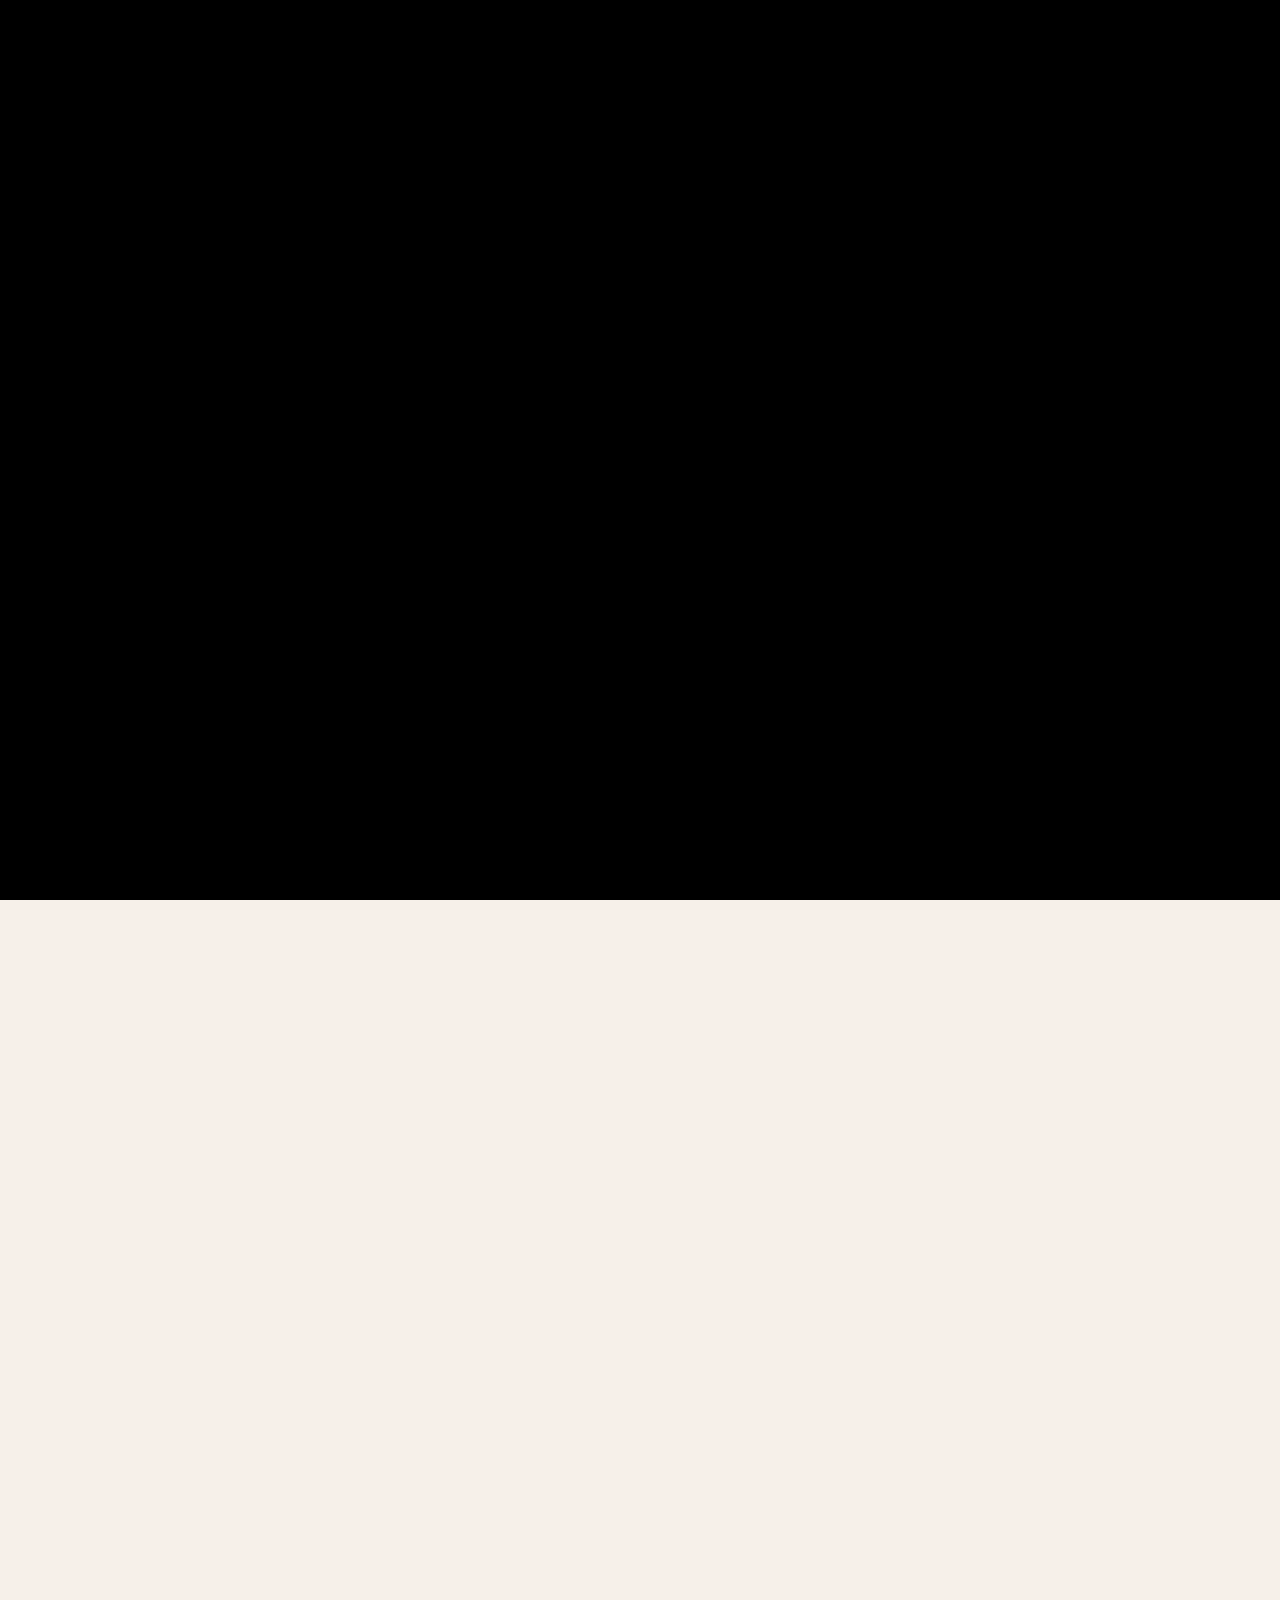
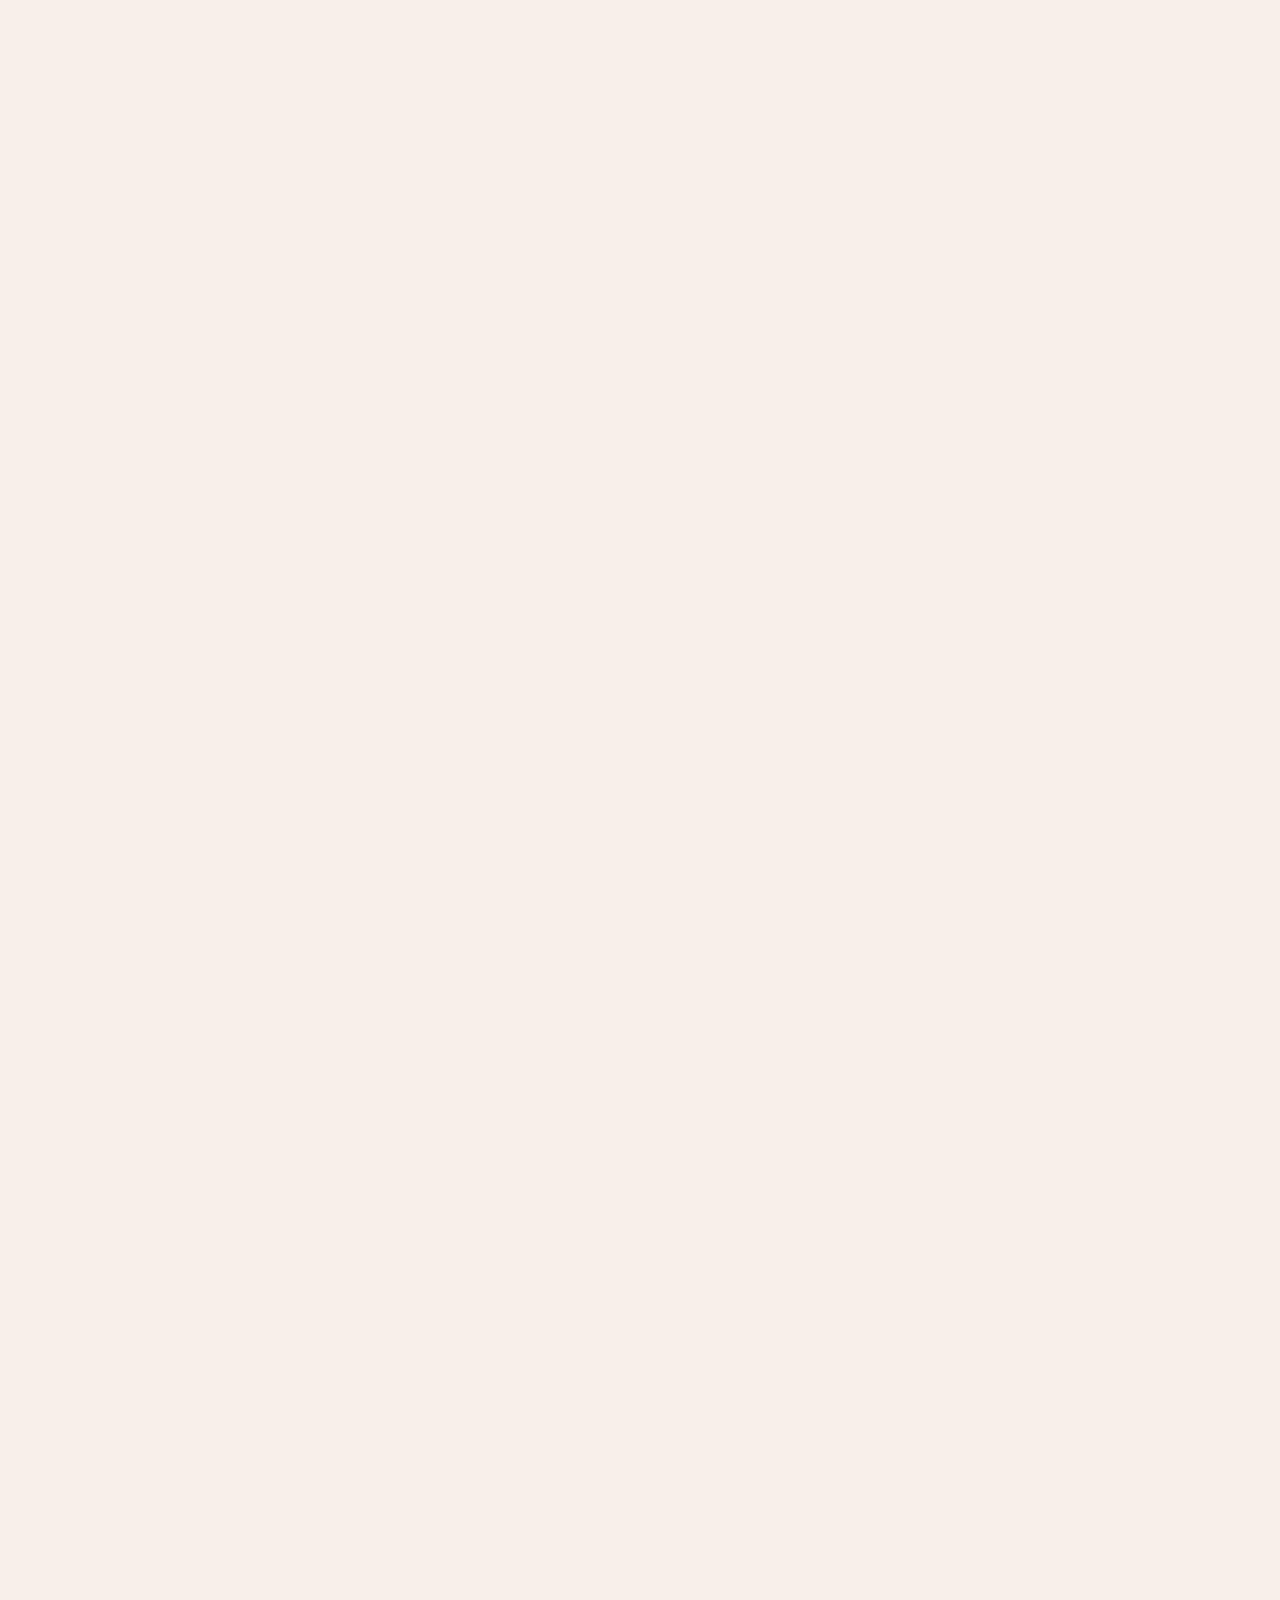
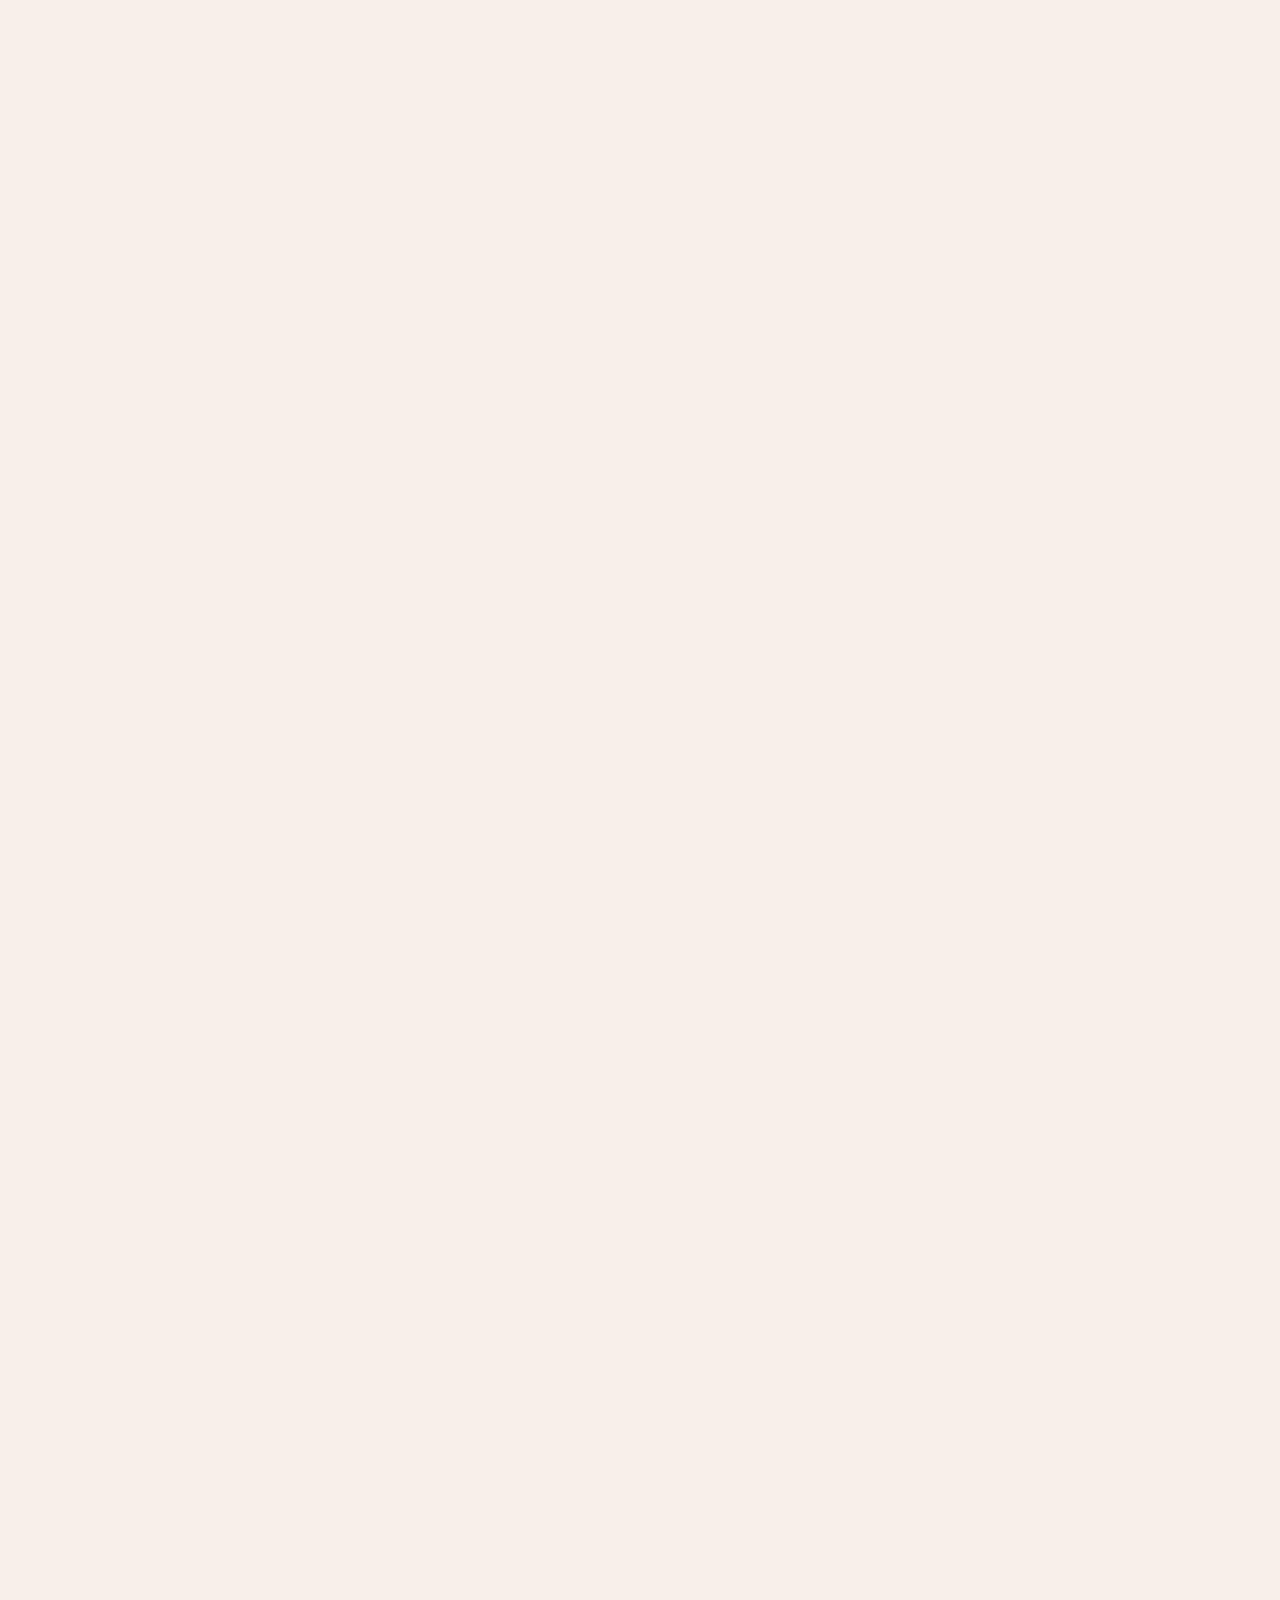
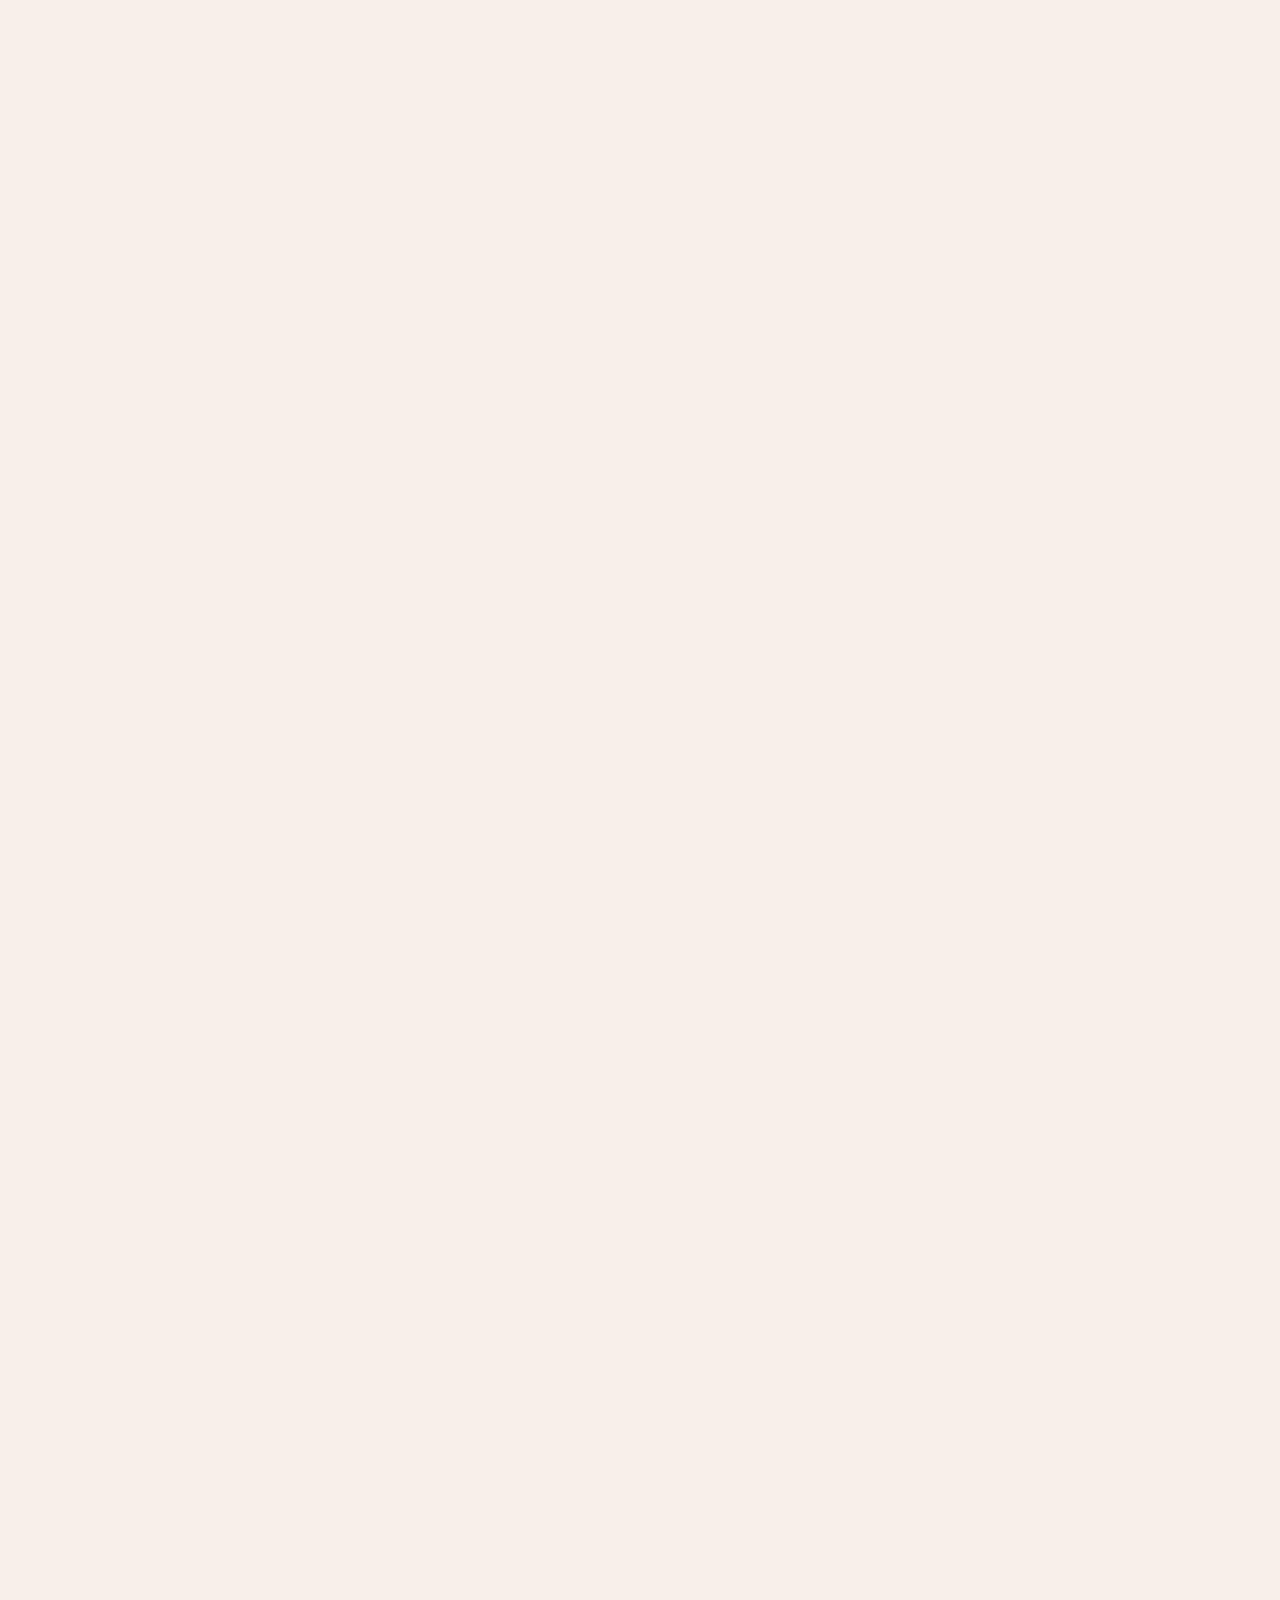
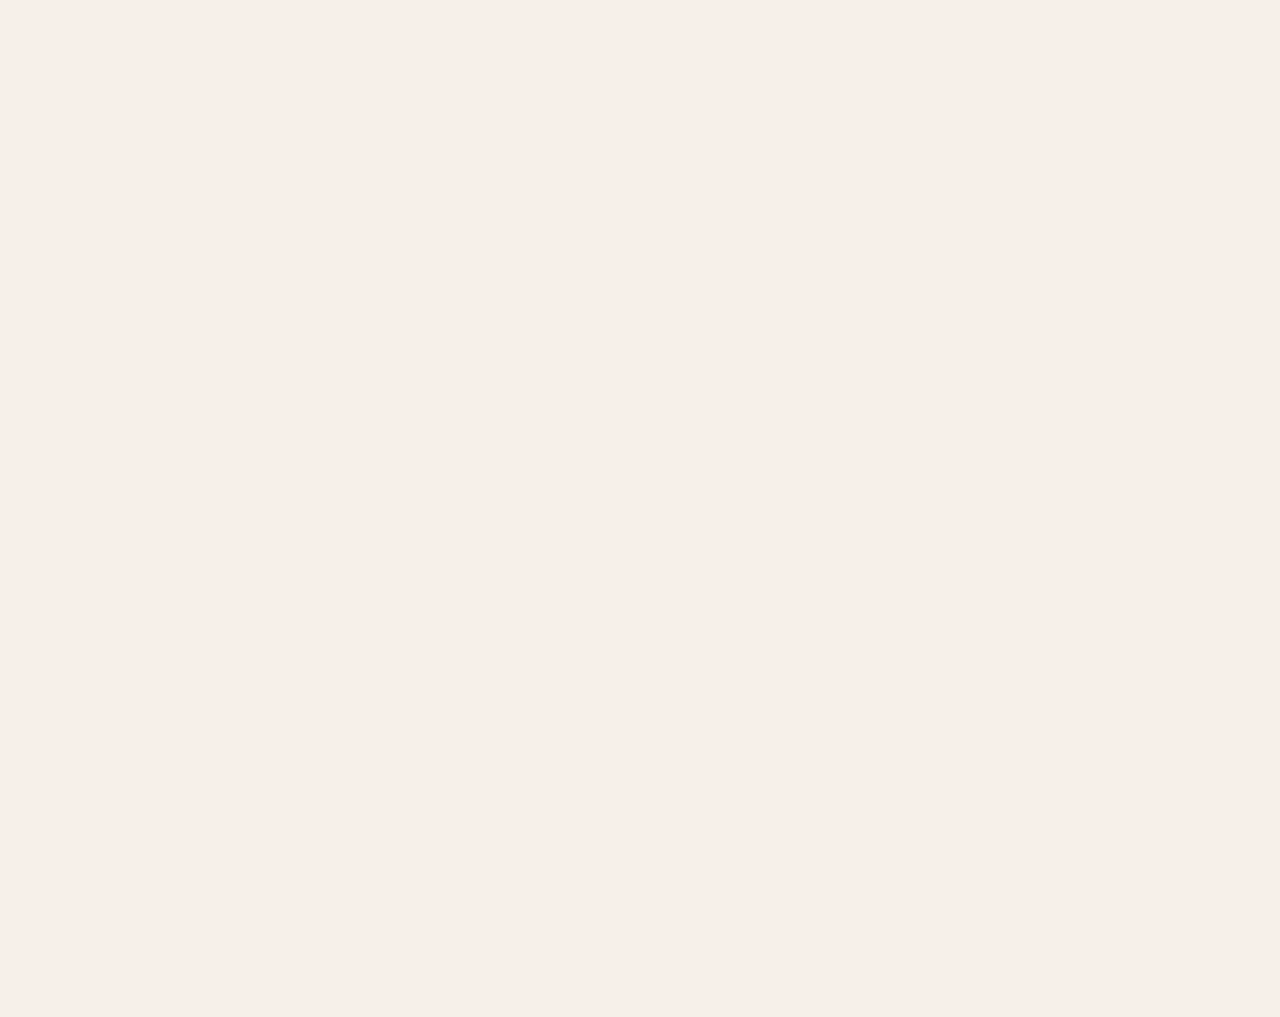
<file: landing/index-2.html>
<!DOCTYPE html>
<html lang="zxx">
  <head>
    <meta charset="UTF-8" />
    <meta http-equiv="X-UA-Compatible" content="IE=edge" />
    <meta name="viewport" content="width=device-width, initial-scale=1.0" />
    <meta name="description" content="Trexa – AI Agency & SaaS HTML Template" />

    <title>Webefy Today</title>

    <!-- Fav Icon -->
    <link rel="icon" type="image/x-icon" href="assets/imgs/fav.png" />

    <!-- Dependencies CSS Files -->
    <link rel="stylesheet" href="assets/vandor/bootstrap/bootstrap.min.css" />
    <link
      rel="stylesheet"
      href="assets/vandor/fontawesome/fontawesome-pro.min.css"
    />
    <link rel="stylesheet" href="assets/vandor/swiper/swiper-bundle.min.css" />
    <link rel="stylesheet" href="assets/vandor/menu/meanmenu.min.css" />
    <link rel="stylesheet" href="assets/vandor/popup/magnific-popup.css" />
    <!-- <link rel="stylesheet" href="assets/vandor/nice-select/nice-select.css" /> -->
    <link rel="stylesheet" href="assets/vandor/wow/animate.css" />
    <link
      rel="stylesheet"
      href="assets/vandor/odometer/odometer-theme-default.css"
    />

    <link rel="stylesheet" href="assets/css/style.css" />
    <link rel="stylesheet" href="assets/css/custom.css" />
  </head>

  <body style="background: #f6f0e9">
    <div class="loader-wrap">
      <svg viewBox="0 0 1000 1000" preserveAspectRatio="none">
        <path id="svg" d="M0,1005S175,995,500,995s500,5,500,5V0H0Z"></path>
      </svg>

      <div class="loader-wrap-heading">
        <div class="load-text">
          <span>W</span>
          <span>E</span>
          <span>B</span>
          <span>E</span>
          <span>F</span>
          <span>Y</span>
        </div>
      </div>
    </div>

    <!-- Sroll to top -->
    <div class="progress-wrap">
      <svg
        class="progress-circle svg-content"
        width="100%"
        height="100%"
        viewBox="-1 -1 102 102"
      >
        <path d="M50,1 a49,49 0 0,1 0,98 a49,49 0 0,1 0,-98"></path>
      </svg>
    </div>

    <!-- side toggle start -->
    <aside class="fix">
      <div class="side-info">
        <div class="side-info-content">
          <div class="offset-widget offset-header">
            <div class="offset-logo">
              <a href="index.html">
                <img
                  class="show-light"
                  src="assets/imgs/logo.png"
                  alt="Webefy Today"
                />
              </a>
            </div>
            <button id="side-info-close" class="side-info-close">
              <i class="fas fa-times"></i>
            </button>
          </div>
          <div class="mobile-menu d-xl-none fix"></div>
          <div class="offset-button">
            <a href="contact.html" class="rr-btn">
              <span class="btn-wrap">
                <span class="text-one">Let's Talk</span>
                <span class="text-two">Let's Talk</span>
              </span>
            </a>
          </div>
          <div class="offset-widget-box">
            <h2 class="title">Contact US</h2>
            <div class="contact-meta">
              <div class="contact-item">
                <span class="icon"
                  ><i class="fa-solid fa-location-dot"></i
                ></span>
                <span class="text">3891 Ranchview Dr. Richardson</span>
              </div>
              <div class="contact-item">
                <span class="icon"><i class="fa-solid fa-envelope"></i></span>
                <span class="text"
                  ><a href="mailto:hello@Archidex.com"
                    >hello@Archidex.com</a
                  ></span
                >
              </div>
              <div class="contact-item">
                <span class="icon"><i class="fa-solid fa-phone"></i></span>
                <span class="text"
                  ><a href="tel:(505)555-0125">(505) 555-0125</a></span
                >
              </div>
            </div>
          </div>
        </div>
      </div>
    </aside>
    <div class="offcanvas-overlay"></div>
    <!-- side toggle end -->

    <div class="has-smooth" id="has_smooth"></div>
    <div id="smooth-wrapper">
      <div id="smooth-content">
        <header class="header-area">
          <div class="header-main">
            <div class="container rr-container-1800">
              <div class="header-area__inner">
                <div class="header__logo">
                  <a href="index.html">
                    <img
                      src="assets/imgs/logo.png"
                      class="normal-logo"
                      alt="Webefy Today"
                    />
                  </a>
                </div>
                <div class="header__nav">
                  <nav class="main-menu">
                    <ul>
                      <li class="menu-item-has-children">
                        <a href="#">Home</a>
                        <ul class="dp-menu column-2">
                          <li>
                            <a href="ai-agency.html">Ai Agency</a>
                          </li>
                          <li>
                            <a href="ai-robotic.html">Ai Robotics</a>
                          </li>
                          <li>
                            <a href="it-solution.html">It Solution</a>
                          </li>
                          <li>
                            <a href="sofware.html">Software Agency</a>
                          </li>
                          <li>
                            <a href="digital-marketing-agency.html"
                              >Marketing Agency</a
                            >
                          </li>
                          <li>
                            <a href="seo-agency.html">Seo Agency</a>
                          </li>
                          <li>
                            <a href="cyber-security.html"
                              >Cyber Security Agency</a
                            >
                          </li>
                          <li>
                            <a href="sass.html">Sass & Startup</a>
                          </li>
                        </ul>
                      </li>
                      <li><a href="about.html">About Us</a></li>
                      <li class="menu-item-has-children">
                        <a href="#">Service</a>
                        <ul class="dp-menu">
                          <li><a href="service.html">Services</a></li>
                          <li>
                            <a href="service-details.html">Services Details</a>
                          </li>
                        </ul>
                      </li>
                      <li class="menu-item-has-children">
                        <a href="#">Shop</a>
                        <ul class="dp-menu">
                          <li><a href="shop.html">Shop</a></li>
                          <li>
                            <a href="shop-details.html">Shop Details</a>
                          </li>
                          <li><a href="cart.html">Cart</a></li>
                          <li><a href="checkout.html">Checkout</a></li>
                        </ul>
                      </li>
                      <li class="menu-item-has-children">
                        <a href="#">Blog</a>
                        <ul class="dp-menu">
                          <li><a href="blog.html">Blog</a></li>
                          <li><a href="blog-list.html">Blog List</a></li>
                          <li><a href="blog-details.html">Blog Details</a></li>
                        </ul>
                      </li>
                      <li class="menu-item-has-children">
                        <a href="#">Pages</a>
                        <ul class="dp-menu">
                          <li>
                            <a href="portfolio-grid.html">Portfolio Grid</a>
                          </li>
                          <li>
                            <a href="portfolio-list.html">Portfolio List</a>
                          </li>
                          <li>
                            <a href="portfolio-details.html"
                              >Portfolio Details</a
                            >
                          </li>
                          <li><a href="team.html">Team</a></li>
                          <li><a href="team-details.html">Team Details</a></li>
                          <li><a href="faq.html">Faq</a></li>
                          <li><a href="404.html">Error Page</a></li>
                        </ul>
                      </li>
                      <li><a href="contact.html">Contact</a></li>
                    </ul>
                  </nav>
                </div>
                <div class="header-right">
                  <a href="#" class="rr-btn-border">
                    <span class="text mr-2">hello@webefytoday.com</span>
                    <span class="icon"
                      ><i class="fa-solid fa-envelope"></i
                    ></span>
                  </a>

                  <div class="header__navicon d-xl-none">
                    <div class="side-toggle">
                      <a class="bar-icon" href="javascript:void(0)">
                        <span></span>
                        <span></span>
                      </a>
                    </div>
                  </div>
                </div>
              </div>
            </div>
          </div>
        </header>
        <!-- Header area end -->

        <main>
          <!-- Intro area start -->
          <div class="intro-area6 section-spacing overflow-hidden" data-bg-src="assets/imgs/home-6/intro/intro-bg1_1.jpg">
            <div class="container rr-container-1800">
              <div class="row g-4">
                <div class="col-xl-12">
                  <h1 class="intro-area6__title">Branding Solutions           
                    <span class="intro-area6__title-title2 rr-title-anim-2"> Built for Growth</span>
                  </h1>
                </div>
              </div>
              <div class="row g-4 d-flex justify-content-between">
                <div class="col-xl-5 col-lg-6">
                  <div class="intro-area6__content">
                    <div class="intro-area6__content-subtitle wow fadeInUp" data-wow-delay=".3s">Duis aute irure dolor in
                      reprehenderit in voluptate velit esse cilum dolore in fugiat nulla pariatur excepteur sint occaecat
                      cupidatat non proident,</div>
                    <div class="intro-area6__content-newsletter">
                      <form action="#" class="intro-area6__content-newsletter-box">
                        <div>
                          <input type="text" name="name" id="name" placeholder="Name">
                          <input type="email" name="email" id="email" placeholder="Email">
                        </div>
                        <div>
                          <input type="text" name="phone" id="phone" placeholder="Phone">
                          <select name="service" id="service">
                            <option value="1">Service 1</option>
                            <option value="2">Service 2</option>
                            <option value="3">Service 3</option>
                          </select>
                        </div>
                        <div>
                          <textarea name="message" id="message" placeholder="Message"></textarea>
                        </div>
                        <button class="intro-area6__content-newsletter-button">
                          <span class="intro-area6__content-newsletter-button-text">Next</span>
                        </button>
                      </form>
                    </div>
  
                    <div class="intro-area6__content-items">
                      <div class="intro-area6__content-items-count">
                        <div class="intro-area6__content-items-count-list">4.9</div>
                        <p class="intro-area6__content-items-count-subtitle">(32 reviews)</p>
                      </div>
                      <div class="intro-area6__content-items-area">
                        <p class="intro-area6__content-items-area-subtitle">(Average Rating)</p>
                        <div class="intro-area6__content-items-area-star">
                          <i class="fas fa-star"></i>
                          <i class="fas fa-star"></i>
                          <i class="fas fa-star"></i>
                          <i class="fas fa-star"></i>
                          <i class="fas fa-star"></i>
                        </div>
                      </div>
                    </div>
                    <div class="intro-area6__content-plane">
                      <img src="assets/imgs/home-6/intro/intro-plane1_1.png" alt="icon">
                    </div>
                  </div>
                </div>
                <div class="col-xl-6 col-lg-6 wow fadeInUp" data-wow-delay=".3s">
                  <div class="intro-area6__info">
                    <div class="intro-area6__info-thumb rr-ov-hidden">
                      <img data-speed="0.9" src="assets/imgs/home-6/intro/intro-thumb1_1.jpg" alt="thumb">
                    </div>
                    <div class="intro-area6__info-button">
                      <a href="#" class="rr-btn-button2 btn-purple">
                        <span class="text">more about us</span>
                        <span class="icon">
                          <svg xmlns="http://www.w3.org/2000/svg" width="22" height="22" viewBox="0 0 22 22" fill="none">
                            <g clip-path="url(#clip0_246_218)">
                              <path d="M22.0004 11C16.6011 11 12.2227 6.07578 12.2227 0" stroke="white" stroke-width="2"
                                stroke-miterlimit="10" />
                              <path d="M12.2227 22C12.2227 15.9258 16.5997 11 22.0004 11" stroke="white" stroke-width="2"
                                stroke-miterlimit="10" />
                              <path d="M22.0005 11H0.000488281" stroke="white" stroke-width="2" stroke-miterlimit="10" />
                            </g>
                            <defs>
                              <clipPath id="clip0_246_2181">
                                <rect width="22" height="22" fill="white" />
                              </clipPath>
                            </defs>
                          </svg>
                        </span>
                      </a>
                    </div>
                  </div>
                </div>
              </div>
            </div>
          </div>

          <!-- About area start -->
          <div class="about-area8 section-spacing">
            <div class="container-1600">
              <div class="about-area8__thumb">
                <img
                  src="assets/imgs/home-8/about/about-shape1_1.png"
                  alt="shape"
                />
                <img src="assets/imgs/about-shape1_2.png" alt="shape" />
                <img
                  src="assets/imgs/home-8/about/about-shape1_3.png"
                  alt="shape"
                />
              </div>
              <h2 class="about-area8__title rr-title-anim-2">Our web solutions for growing businesses deliver cost-effective, scalable, and user-friendly results, giving you the digital presence you need while supporting growth with cutting-edge design and technology</h2>
              <div class="about-area8__bottom section-spacing pb-0">
                <div class="row gy-4">
                  <div class="col-xl-7">
                    <div
                      class="about-area8__project wow fadeInUp"
                      data-wow-delay="0.3s"
                    >
                      <div class="about-area8__project-content">
                        <h3 class="about-area8__project-title">
                          Detailing of our Project
                        </h3>
                        <p class="about-area8__project-text">Our projects focus on delivering innovative digital solutions tailored to elevate your brand, streamline your online presence, and drive measurable results through strategic design and development.</p>
                        <div class="about-area8__feature">
                          <div class="about-area8__feature-item">
                            <div class="about-area8__feature-icon">
                              <svg
                                xmlns="http://www.w3.org/2000/svg"
                                width="40"
                                height="41"
                                viewBox="0 0 40 41"
                                fill="none"
                              >
                                <path
                                  d="M28.3333 35.3228C27.8611 35.3228 27.4656 35.1628 27.1467 34.8428C26.8278 34.5228 26.6678 34.1272 26.6667 33.6561V16.9894C26.6667 16.0728 26.3406 15.2883 25.6883 14.6361C25.0361 13.9839 24.2511 13.6572 23.3333 13.6561H17.5C17.0278 13.6561 16.6322 13.4961 16.3133 13.1761C15.9944 12.8561 15.8344 12.4605 15.8333 11.9894V6.98942C15.8333 6.5172 15.9933 6.12164 16.3133 5.80275C16.6333 5.48387 17.0289 5.32387 17.5 5.32275H33.3333C33.8056 5.32275 34.2017 5.48275 34.5217 5.80275C34.8417 6.12275 35.0011 6.51831 35 6.98942V33.6561C35 34.1283 34.84 34.5244 34.52 34.8444C34.2 35.1644 33.8044 35.3239 33.3333 35.3228H28.3333ZM17.5 35.3228C17.0278 35.3228 16.6322 35.1628 16.3133 34.8428C15.9944 34.5228 15.8344 34.1272 15.8333 33.6561V18.6561C15.8333 18.1839 15.9933 17.7883 16.3133 17.4694C16.6333 17.1505 17.0289 16.9905 17.5 16.9894H21.6667C22.1389 16.9894 22.535 17.1494 22.855 17.4694C23.175 17.7894 23.3344 18.185 23.3333 18.6561V33.6561C23.3333 34.1283 23.1733 34.5244 22.8533 34.8444C22.5333 35.1644 22.1378 35.3239 21.6667 35.3228H17.5ZM6.66667 35.3228C6.19444 35.3228 5.79889 35.1628 5.48 34.8428C5.16111 34.5228 5.00111 34.1272 5 33.6561V18.6561C5 18.1839 5.16 17.7883 5.48 17.4694C5.8 17.1505 6.19556 16.9905 6.66667 16.9894H10.8333C11.3056 16.9894 11.7017 17.1494 12.0217 17.4694C12.3417 17.7894 12.5011 18.185 12.5 18.6561V33.6561C12.5 34.1283 12.34 34.5244 12.02 34.8444C11.7 35.1644 11.3044 35.3239 10.8333 35.3228H6.66667Z"
                                  fill="black"
                                />
                              </svg>
                            </div>
                            <p class="about-area8__feature-text">
                              Responsive Website
                            </p>
                          </div>
                          <div class="about-area8__feature-item">
                            <div class="about-area8__feature-icon">
                              <svg
                                xmlns="http://www.w3.org/2000/svg"
                                width="42"
                                height="43"
                                viewBox="0 0 42 43"
                                fill="none"
                              >
                                <path
                                  fill-rule="evenodd"
                                  clip-rule="evenodd"
                                  d="M25.375 9.9477C25.375 6.56498 22.6327 3.82275 19.25 3.82275L18.9139 3.83178C15.6874 4.00626 13.1249 6.67777 13.1249 9.9477C13.1249 13.3305 15.8673 16.0727 19.25 16.0727L19.5861 16.0636C22.8125 15.8892 25.375 13.2177 25.375 9.9477ZM20.9999 30.0728C20.9999 31.9852 21.5112 33.7784 22.4046 35.3228H7V29.0228C7 23.9341 10.9103 19.7849 15.8088 19.5806L16.1874 19.5728H22.3124C23.9066 19.5728 25.406 19.9904 26.7128 20.725C23.3209 22.4657 20.9999 25.9982 20.9999 30.0728ZM26.3568 37.1516L31.4999 34.0103L36.6431 37.1516L35.2448 31.2894L39.8217 27.3688L33.8144 26.8872L31.4999 21.3227L29.1855 26.8872L23.1782 27.3688L27.7551 31.2894L26.3568 37.1516Z"
                                  fill="black"
                                />
                              </svg>
                            </div>
                            <p class="about-area8__feature-text">
                              99% Customers Satisfaction
                            </p>
                          </div>
                        </div>
                        <a href="#" class="rr-btn-border btn-purple">
                          <span class="text">CONTACT US TODAY</span>
                          <span class="icon">
                            <svg
                              xmlns="http://www.w3.org/2000/svg"
                              width="22"
                              height="22"
                              viewBox="0 0 22 22"
                              fill="none"
                            >
                              <g clip-path="url(#clip0_337_619)">
                                <path
                                  d="M22.0004 10.9995C16.6011 10.9995 12.2227 6.0753 12.2227 -0.000488281"
                                  stroke="black"
                                  stroke-width="2"
                                  stroke-miterlimit="10"
                                />
                                <path
                                  d="M12.2227 21.9995C12.2227 15.9253 16.5997 10.9995 22.0004 10.9995"
                                  stroke="black"
                                  stroke-width="2"
                                  stroke-miterlimit="10"
                                />
                                <path
                                  d="M22.001 10.9995H0.000976562"
                                  stroke="black"
                                  stroke-width="2"
                                  stroke-miterlimit="10"
                                />
                              </g>
                              <defs>
                                <clipPath id="clip0_337_619">
                                  <rect width="22" height="22" fill="white" />
                                </clipPath>
                              </defs>
                            </svg>
                          </span>
                        </a>
                      </div>
                      <div class="about-area8__project-thumb">
                        <img
                          src="assets/imgs/home-8/about/about-project-thumb1.jpg"
                          alt="thumb"
                        />
                      </div>
                    </div>
                  </div>
                  <div class="col-xl-5">
                    <div class="about-area8__counters">
                      <div class="about-area8__counters-item">
                        <!--  -->
                        <div class="about-area8__counter">
                          <div class="about-area8__counter-number">
                            <span class="odometer" data-count="100">0</span>+
                          </div>
                          <p
                            class="about-area8__counter-text wow fadeInUp"
                            data-wow-delay="0.2s"
                          >
                            Projects Completed
                          </p>
                        </div>
                        <!--  -->
                        <!--  -->
                        <div class="about-area8__counter-features">
                          <div class="about-area8__counter-feature">
                            <span>
                              <svg
                                xmlns="http://www.w3.org/2000/svg"
                                width="19"
                                height="20"
                                viewBox="0 0 19 20"
                                fill="none"
                              >
                                <path
                                  d="M15.1244 5.03705C15.2054 4.95436 15.3021 4.88867 15.4089 4.84382C15.5156 4.79898 15.6302 4.77588 15.746 4.77588C15.8618 4.77588 15.9764 4.79898 16.0832 4.84382C16.1899 4.88867 16.2866 4.95436 16.3677 5.03705C16.7073 5.38024 16.7121 5.9348 16.3796 6.28393L9.35787 14.5846C9.27815 14.6721 9.18141 14.7425 9.07356 14.7913C8.96571 14.8402 8.84903 14.8665 8.73064 14.8688C8.61226 14.871 8.49467 14.849 8.38506 14.8043C8.27545 14.7595 8.17614 14.6928 8.09319 14.6083L3.82056 10.2787C3.65578 10.1106 3.56348 9.88466 3.56348 9.6493C3.56348 9.41394 3.65578 9.18797 3.82056 9.01993C3.9016 8.93724 3.99833 8.87154 4.10507 8.8267C4.21182 8.78185 4.32643 8.75875 4.44222 8.75875C4.558 8.75875 4.67262 8.78185 4.77936 8.8267C4.88611 8.87154 4.98283 8.93724 5.06387 9.01993L8.68812 12.6929L15.1006 5.06318L15.1244 5.03705Z"
                                  fill="white"
                                />
                              </svg>
                            </span>

                            24/7 Customer Support
                          </div>
                          <div class="about-area8__counter-feature">
                            <span>
                              <svg
                                xmlns="http://www.w3.org/2000/svg"
                                width="19"
                                height="20"
                                viewBox="0 0 19 20"
                                fill="none"
                              >
                                <path
                                  d="M15.1244 5.03705C15.2054 4.95436 15.3021 4.88867 15.4089 4.84382C15.5156 4.79898 15.6302 4.77588 15.746 4.77588C15.8618 4.77588 15.9764 4.79898 16.0832 4.84382C16.1899 4.88867 16.2866 4.95436 16.3677 5.03705C16.7073 5.38024 16.7121 5.9348 16.3796 6.28393L9.35787 14.5846C9.27815 14.6721 9.18141 14.7425 9.07356 14.7913C8.96571 14.8402 8.84903 14.8665 8.73064 14.8688C8.61226 14.871 8.49467 14.849 8.38506 14.8043C8.27545 14.7595 8.17614 14.6928 8.09319 14.6083L3.82056 10.2787C3.65578 10.1106 3.56348 9.88466 3.56348 9.6493C3.56348 9.41394 3.65578 9.18797 3.82056 9.01993C3.9016 8.93724 3.99833 8.87154 4.10507 8.8267C4.21182 8.78185 4.32643 8.75875 4.44222 8.75875C4.558 8.75875 4.67262 8.78185 4.77936 8.8267C4.88611 8.87154 4.98283 8.93724 5.06387 9.01993L8.68812 12.6929L15.1006 5.06318L15.1244 5.03705Z"
                                  fill="white"
                                />
                              </svg>
                            </span>

                            Fast Delivery
                          </div>
                          <div class="about-area8__counter-feature">
                            <span>
                              <svg
                                xmlns="http://www.w3.org/2000/svg"
                                width="19"
                                height="20"
                                viewBox="0 0 19 20"
                                fill="none"
                              >
                                <path
                                  d="M15.1244 5.03705C15.2054 4.95436 15.3021 4.88867 15.4089 4.84382C15.5156 4.79898 15.6302 4.77588 15.746 4.77588C15.8618 4.77588 15.9764 4.79898 16.0832 4.84382C16.1899 4.88867 16.2866 4.95436 16.3677 5.03705C16.7073 5.38024 16.7121 5.9348 16.3796 6.28393L9.35787 14.5846C9.27815 14.6721 9.18141 14.7425 9.07356 14.7913C8.96571 14.8402 8.84903 14.8665 8.73064 14.8688C8.61226 14.871 8.49467 14.849 8.38506 14.8043C8.27545 14.7595 8.17614 14.6928 8.09319 14.6083L3.82056 10.2787C3.65578 10.1106 3.56348 9.88466 3.56348 9.6493C3.56348 9.41394 3.65578 9.18797 3.82056 9.01993C3.9016 8.93724 3.99833 8.87154 4.10507 8.8267C4.21182 8.78185 4.32643 8.75875 4.44222 8.75875C4.558 8.75875 4.67262 8.78185 4.77936 8.8267C4.88611 8.87154 4.98283 8.93724 5.06387 9.01993L8.68812 12.6929L15.1006 5.06318L15.1244 5.03705Z"
                                  fill="white"
                                />
                              </svg>
                            </span>

                            Revision Rounds Included
                          </div>
                        </div>
                        <!--  -->
                      </div>

                      <div
                        class="about-area8__counters-item wow fadeInUp"
                        data-wow-delay="0.3s"
                      >
                        <div class="about-area8__counter-two">
                          <div class="about-area8__counter-title">
                            <span class="odometer" data-count="85">0</span>+
                          </div>
                          <p class="about-area8__counter-desc">
                            Happy Clients Worldwide
                          </p>
                        </div>
                        <div class="about-area8__counter-three">
                          <div class="about-area8__counter-number">
                            <span class="odometer" data-count="10">0</span>+
                          </div>
                          <p class="about-area8__counter-text">
                            Years Of Experience
                          </p>
                        </div>
                      </div>
                    </div>
                  </div>
                </div>
              </div>
            </div>
          </div>
          <!-- About area end -->

          <div
            class="pricing-area8 section-spacing"
            style="background-color: #3c489d;">
            <div class="container-1600">
              <div class="row g-4 d-flex justify-content-center">
                <div class="col-xl-8 text-center">
                  <h2 class="section-title rr-title-anim-2">Professional Services for Growing Brands, Crafted to Engage and Convert Audiences</h2>
                </div>
              </div>
              <div class="row g-4 justify-content-center">
                <div class="col-xl-4 col-lg-5 col-md-6">
                  <div
                    class="pricing-area8__card wow fadeInUp"
                    data-wow-delay="0.2s"
                  >
                    <div class="pricing-area8__card-header">
                      <h3 class="pricing-area8__card-title">
                        Website Development
                      </h3>
                      <p class="pricing-area8__card-subtitle">Building responsive websites that combine stunning design with flawless functionality to create seamless user experiences, drive conversions, and establish your powerful online presence that grows with your business needs.</p>
                    </div>

                    <div class="pricing-area8__card-price">
                      <div class="pricing-area8__card-bill">Starting from</div>
                      <span class="pricing-area8__amount">99 USD</span>
                    </div>

                    <a href="#" class="pricing-area8__card-btn w-100">Get a Free Quote</a>

                    <!-- <div class="pricing-area8__features">
                      <h4 class="pricing-area8__features-title">
                        Included Features:
                      </h4>
                      <ul class="pricing-area8__features-list">
                        <li class="pricing-area8__features-item">
                          All messages dashboard
                        </li>
                        <li class="pricing-area8__features-item">
                          Robust customer data
                        </li>
                        <li class="pricing-area8__features-item">
                          Intuitive enhancements
                        </li>
                        <li class="pricing-area8__features-item">
                          Efficient management tools
                        </li>
                        <li class="pricing-area8__features-item">
                          Bookmark Plugin
                        </li>
                      </ul>
                    </div> -->
                  </div>
                </div>
                <div class="col-xl-4 col-lg-5 col-md-6">
                  <div
                    class="pricing-area8__card pricing-area8__card--bg-active wow fadeInUp"
                    data-wow-delay="0.4s"
                  >
                    <div class="pricing-area8__card-header">
                      <h3 class="pricing-area8__card-title">Logo Design</h3>
                      <p class="pricing-area8__card-subtitle">Crafting unique, memorable logos that capture your brand's essence and values through creative excellence, ensuring instant recognition and lasting impressions that resonate deeply with your target audience across all platforms.</p>
                    </div>

                    <div class="pricing-area8__card-price">
                      <div class="pricing-area8__card-bill">Starting from</div>
                      <span class="pricing-area8__amount">59 USD</span>
                    </div>

                    <a href="#" class="pricing-area8__card-btn w-100">Get a Free Quote</a>

                  </div>
                </div>
                <div class="col-xl-4 col-lg-5 col-md-6">
                  <div
                    class="pricing-area8__card wow fadeInUp"
                    data-wow-delay="0.6s"
                  >
                    <div class="pricing-area8__card-header">
                      <h3 class="pricing-area8__card-title">Branding</h3>
                      <p class="pricing-area8__card-subtitle">Developing cohesive brand identities that tell your story through strategic visual elements, consistent messaging, and authentic positioning to build trust, recognition, and emotional connections with customers who matter most.</p>
                    </div>

                    <div class="pricing-area8__card-price">
                      <div class="pricing-area8__card-bill">Starting from</div>
                      <span class="pricing-area8__amount">99 USD</span>
                    </div>

                    <a href="#" class="pricing-area8__card-btn w-100">Get a Free Quote</a>

                  
                  </div>
                </div>
              </div>
            </div>
          </div>

          <section class="project-area6 section-spacing rr-ov-hidden">
            <div class="container rr-container-1600">
              <div class="row gy-5 d-flex justify-content-between">
                <div class="col-xl-5 col-lg-6 d-flex justify-content-start">
                  <div class="section-top6">
                    <div class="section-top6__subtitle wow fadeInUp" data-wow-delay=".3s">Recent Work</div>
                  </div>
                </div>
                <div class="col-xl-7 col-lg-6 d-flex justify-content-end">
                  <div class="section-title wow fadeInUp" data-wow-delay=".5s">See How We Transform Businesses Through Strategic Design, Development, and Branding Solutions</div>
                </div>
              </div>
            </div>
            <div class="project-area6__items">
              <div class="project-area6__card">
                <div class="project-area6__card-thumb">
                  <img src="assets/imgs/home-6/project/project-thumb1_1.jpg" alt="thumb">
                </div>
                <div class="project-area6__card-content">
                  <span class="project-area6__card-content-subtitle">Social Marketing</span>
                  <div class="project-area6__card-content-button">
                    <svg xmlns="http://www.w3.org/2000/svg" width="112" height="110" viewBox="0 0 112 110" fill="none">
                      <path
                        d="M52.521 0.561406C54.5776 -0.187134 56.8322 -0.187136 58.8888 0.561405L89.1715 11.5834C91.2281 12.3319 92.9552 13.7812 94.0495 15.6765L110.163 43.5852C111.257 45.4806 111.648 47.7009 111.268 49.8563L105.672 81.5929C105.292 83.7482 104.165 85.7007 102.488 87.1075L77.8017 107.822C76.1252 109.229 74.0066 110 71.818 110H39.5918C37.4032 110 35.2846 109.229 33.608 107.822L8.92135 87.1075C7.2448 85.7007 6.11751 83.7482 5.73746 81.5929L0.141444 49.8563C-0.2386 47.7009 0.152903 45.4806 1.2472 43.5852L17.3603 15.6765C18.4546 13.7812 20.1817 12.3319 22.2383 11.5834L52.521 0.561406Z"
                        fill="white" />
                    </svg>
                    <span class="project-area6__card-content-button-text"><a
                        href="portfolio-details.html">Details</a></span>
                  </div>
                  <h4 class="project-area6__card-content-title"><a href="portfolio-details.html"
                      class="project-area6__card-content-title-dsc">Social connectivity and community</a></h4>
                </div>
              </div>
              <div class="project-area6__card">
                <div class="project-area6__card-thumb">
                  <img src="assets/imgs/home-6/project/project-thumb1_2.jpg" alt="thumb">
                </div>
                <div class="project-area6__card-content">
                  <span class="project-area6__card-content-subtitle">Social Marketing</span>
                  <div class="project-area6__card-content-button">
                    <svg xmlns="http://www.w3.org/2000/svg" width="112" height="110" viewBox="0 0 112 110" fill="none">
                      <path
                        d="M52.521 0.561406C54.5776 -0.187134 56.8322 -0.187136 58.8888 0.561405L89.1715 11.5834C91.2281 12.3319 92.9552 13.7812 94.0495 15.6765L110.163 43.5852C111.257 45.4806 111.648 47.7009 111.268 49.8563L105.672 81.5929C105.292 83.7482 104.165 85.7007 102.488 87.1075L77.8017 107.822C76.1252 109.229 74.0066 110 71.818 110H39.5918C37.4032 110 35.2846 109.229 33.608 107.822L8.92135 87.1075C7.2448 85.7007 6.11751 83.7482 5.73746 81.5929L0.141444 49.8563C-0.2386 47.7009 0.152903 45.4806 1.2472 43.5852L17.3603 15.6765C18.4546 13.7812 20.1817 12.3319 22.2383 11.5834L52.521 0.561406Z"
                        fill="white" />
                    </svg>
                    <span class="project-area6__card-content-button-text"><a
                        href="portfolio-details.html">Details</a></span>
                  </div>
                  <h4 class="project-area6__card-content-title"><a href="portfolio-details.html"
                      class="project-area6__card-content-title-dsc">Social connectivity and community</a></h4>
                </div>
              </div>
              <div class="project-area6__card">
                <div class="project-area6__card-thumb">
                  <img src="assets/imgs/home-6/project/project-thumb1_3.jpg" alt="thumb">
                </div>
                <div class="project-area6__card-content">
                  <span class="project-area6__card-content-subtitle">Social Marketing</span>
                  <div class="project-area6__card-content-button">
                    <svg xmlns="http://www.w3.org/2000/svg" width="112" height="110" viewBox="0 0 112 110" fill="none">
                      <path
                        d="M52.521 0.561406C54.5776 -0.187134 56.8322 -0.187136 58.8888 0.561405L89.1715 11.5834C91.2281 12.3319 92.9552 13.7812 94.0495 15.6765L110.163 43.5852C111.257 45.4806 111.648 47.7009 111.268 49.8563L105.672 81.5929C105.292 83.7482 104.165 85.7007 102.488 87.1075L77.8017 107.822C76.1252 109.229 74.0066 110 71.818 110H39.5918C37.4032 110 35.2846 109.229 33.608 107.822L8.92135 87.1075C7.2448 85.7007 6.11751 83.7482 5.73746 81.5929L0.141444 49.8563C-0.2386 47.7009 0.152903 45.4806 1.2472 43.5852L17.3603 15.6765C18.4546 13.7812 20.1817 12.3319 22.2383 11.5834L52.521 0.561406Z"
                        fill="white" />
                    </svg>
                    <span class="project-area6__card-content-button-text"><a
                        href="portfolio-details.html">Details</a></span>
                  </div>
                  <h4 class="project-area6__card-content-title"><a href="portfolio-details.html"
                      class="project-area6__card-content-title-dsc">Social connectivity and community</a></h4>
                </div>
              </div>
              <div class="project-area6__card">
                <div class="project-area6__card-thumb">
                  <img src="assets/imgs/home-6/project/project-thumb1_4.jpg" alt="thumb">
                </div>
                <div class="project-area6__card-content">
                  <span class="project-area6__card-content-subtitle">Social Marketing</span>
                  <div class="project-area6__card-content-button">
                    <svg xmlns="http://www.w3.org/2000/svg" width="112" height="110" viewBox="0 0 112 110" fill="none">
                      <path
                        d="M52.521 0.561406C54.5776 -0.187134 56.8322 -0.187136 58.8888 0.561405L89.1715 11.5834C91.2281 12.3319 92.9552 13.7812 94.0495 15.6765L110.163 43.5852C111.257 45.4806 111.648 47.7009 111.268 49.8563L105.672 81.5929C105.292 83.7482 104.165 85.7007 102.488 87.1075L77.8017 107.822C76.1252 109.229 74.0066 110 71.818 110H39.5918C37.4032 110 35.2846 109.229 33.608 107.822L8.92135 87.1075C7.2448 85.7007 6.11751 83.7482 5.73746 81.5929L0.141444 49.8563C-0.2386 47.7009 0.152903 45.4806 1.2472 43.5852L17.3603 15.6765C18.4546 13.7812 20.1817 12.3319 22.2383 11.5834L52.521 0.561406Z"
                        fill="white" />
                    </svg>
                    <span class="project-area6__card-content-button-text"><a
                        href="portfolio-details.html">Details</a></span>
                  </div>
                  <h4 class="project-area6__card-content-title"><a href="portfolio-details.html"
                      class="project-area6__card-content-title-dsc">Social connectivity and community</a></h4>
                </div>
              </div>
              <div class="project-area6__card">
                <div class="project-area6__card-thumb">
                  <img src="assets/imgs/home-6/project/project-thumb1_5.jpg" alt="thumb">
                </div>
                <div class="project-area6__card-content">
                  <span class="project-area6__card-content-subtitle">Social Marketing</span>
                  <div class="project-area6__card-content-button">
                    <svg xmlns="http://www.w3.org/2000/svg" width="112" height="110" viewBox="0 0 112 110" fill="none">
                      <path
                        d="M52.521 0.561406C54.5776 -0.187134 56.8322 -0.187136 58.8888 0.561405L89.1715 11.5834C91.2281 12.3319 92.9552 13.7812 94.0495 15.6765L110.163 43.5852C111.257 45.4806 111.648 47.7009 111.268 49.8563L105.672 81.5929C105.292 83.7482 104.165 85.7007 102.488 87.1075L77.8017 107.822C76.1252 109.229 74.0066 110 71.818 110H39.5918C37.4032 110 35.2846 109.229 33.608 107.822L8.92135 87.1075C7.2448 85.7007 6.11751 83.7482 5.73746 81.5929L0.141444 49.8563C-0.2386 47.7009 0.152903 45.4806 1.2472 43.5852L17.3603 15.6765C18.4546 13.7812 20.1817 12.3319 22.2383 11.5834L52.521 0.561406Z"
                        fill="white" />
                    </svg>
                    <span class="project-area6__card-content-button-text"><a
                        href="portfolio-details.html">Details</a></span>
                  </div>
                  <h4 class="project-area6__card-content-title"><a href="portfolio-details.html"
                      class="project-area6__card-content-title-dsc">Social connectivity and community</a></h4>
                </div>
              </div>
              <div class="project-area6__card">
                <div class="project-area6__card-thumb">
                  <img src="assets/imgs/home-6/project/project-thumb1_6.jpg" alt="thumb">
                </div>
                <div class="project-area6__card-content">
                  <span class="project-area6__card-content-subtitle">Social Marketing</span>
                  <div class="project-area6__card-content-button">
                    <svg xmlns="http://www.w3.org/2000/svg" width="112" height="110" viewBox="0 0 112 110" fill="none">
                      <path
                        d="M52.521 0.561406C54.5776 -0.187134 56.8322 -0.187136 58.8888 0.561405L89.1715 11.5834C91.2281 12.3319 92.9552 13.7812 94.0495 15.6765L110.163 43.5852C111.257 45.4806 111.648 47.7009 111.268 49.8563L105.672 81.5929C105.292 83.7482 104.165 85.7007 102.488 87.1075L77.8017 107.822C76.1252 109.229 74.0066 110 71.818 110H39.5918C37.4032 110 35.2846 109.229 33.608 107.822L8.92135 87.1075C7.2448 85.7007 6.11751 83.7482 5.73746 81.5929L0.141444 49.8563C-0.2386 47.7009 0.152903 45.4806 1.2472 43.5852L17.3603 15.6765C18.4546 13.7812 20.1817 12.3319 22.2383 11.5834L52.521 0.561406Z"
                        fill="white" />
                    </svg>
                    <span class="project-area6__card-content-button-text"><a
                        href="portfolio-details.html">Details</a></span>
                  </div>
                  <h4 class="project-area6__card-content-title"><a href="portfolio-details.html"
                      class="project-area6__card-content-title-dsc">Social connectivity and community</a></h4>
                </div>
              </div>
            </div>
          </section>

          <!-- Testimonial area start -->
          <section class="testimonial-area8 section-spacing">
            <div class="container">
              <div class="row d-flex justify-content-center">
                <div class="col-xl-8 text-center">
                  <h2 class="section-title rr-title-anim-2">
                    Client Experiences That Speak for Themselves on Webefy
                  </h2>
                </div>
              </div>
              <div class="swiper testimonial-area8__active">
                <div class="swiper-wrapper">
                  <div class="swiper-slide">
                    <div class="testimonial-area8__card">
                      <div class="row g-0 align-items-stretch">
                        <!-- Aside -->
                        <div class="col-12 col-md-2">
                          <aside class="testimonial-area8__aside">
                            <div class="testimonial-area8__person">
                              <div class="testimonial-area8__name">
                                Founder & CEO
                              </div>
                              <div class="testimonial-area8__role">
                                Mental Health Therapy Company
                              </div>
                            </div>
                            <div class="testimonial-area8__avatar-wrap">
                              <img
                                class="testimonial-area8__avatar"
                                src="assets/imgs/home-8/testimonial/testimonial-thumb1.png"
                                alt="Emily Brown"
                              />
                            </div>
                          </aside>
                        </div>
                        <!-- Divider -->
                        <div class="col-12 d-md-none">
                          <hr class="testimonial-area8__divider--hr" />
                        </div>
                        <div class="d-none d-md-block col-md-1">
                          <span class="testimonial-area8__divider"></span>
                        </div>
                        <!-- Content -->
                        <div class="col-12 col-md-8">
                          <div class="testimonial-area8__body">
                            <div class="testimonial-area8__rating">
                              <div class="testimonial-area8__score">5.0</div>
                              <div class="testimonial-area8__meta">
                                <span class="testimonial-area8__label"
                                  >Rating</span
                                >
                                <span class="testimonial-area8__stars">
                                  <svg
                                    viewBox="0 0 24 24"
                                    class="testimonial-area8__star"
                                  >
                                    <path
                                      d="M12 17.27 18.18 21l-1.64-7.03L22 9.24l-7.19-.61L12 2 9.19 8.63 2 9.24l5.46 4.73L5.82 21z"
                                    />
                                  </svg>
                                  <svg
                                    viewBox="0 0 24 24"
                                    class="testimonial-area8__star"
                                  >
                                    <path
                                      d="M12 17.27 18.18 21l-1.64-7.03L22 9.24l-7.19-.61L12 2 9.19 8.63 2 9.24l5.46 4.73L5.82 21z"
                                    />
                                  </svg>
                                  <svg
                                    viewBox="0 0 24 24"
                                    class="testimonial-area8__star"
                                  >
                                    <path
                                      d="M12 17.27 18.18 21l-1.64-7.03L22 9.24l-7.19-.61L12 2 9.19 8.63 2 9.24l5.46 4.73L5.82 21z"
                                    />
                                  </svg>
                                  <svg
                                    viewBox="0 0 24 24"
                                    class="testimonial-area8__star"
                                  >
                                    <path
                                      d="M12 17.27 18.18 21l-1.64-7.03L22 9.24l-7.19-.61L12 2 9.19 8.63 2 9.24l5.46 4.73L5.82 21z"
                                    />
                                  </svg>
                                  <svg
                                    viewBox="0 0 24 24"
                                    class="testimonial-area8__star"
                                  >
                                    <path
                                      d="M12 17.27 18.18 21l-1.64-7.03L22 9.24l-7.19-.61L12 2 9.19 8.63 2 9.24l5.46 4.73L5.82 21z"
                                    />
                                  </svg>
                                </span>
                              </div>
                            </div>
                            <p class="testimonial-area8__text">
                              Webefy Today delivered a beautiful logo and
                              website for us. Their team efficiently handled all
                              content and tasks, going above and beyond with
                              excellent customer service and support. We're very
                              pleased with their work.
                            </p>
                          </div>
                        </div>
                      </div>
                      <!-- Decorative quote -->
                      <span class="testimonial-area8__quote" aria-hidden="true">
                        <svg
                          xmlns="http://www.w3.org/2000/svg"
                          width="158"
                          height="125"
                          viewBox="0 0 158 125"
                          fill="none"
                        >
                          <path
                            d="M67.4352 8.91278L61.7022 0C22.0365 26.9593 0 59.7157 0 86.675C0 112.743 18.9549 125 35.0399 125C55.3134 125 69.6353 107.616 69.6353 89.3488C69.6353 73.9762 59.9393 60.828 46.9361 55.9224C43.1915 54.5819 39.6657 53.4696 39.6657 47.0095C39.6657 38.7671 45.6174 26.5173 67.4352 8.91278ZM154.918 8.91278L149.185 0C109.957 26.9593 87.4832 59.7157 87.4832 86.675C87.4832 112.743 106.875 125 122.96 125C143.452 125 158 107.616 158 89.3488C158 73.9762 148.085 60.828 134.638 55.9224C130.893 54.5819 127.586 53.4696 127.586 47.0095C127.586 38.7671 133.756 26.5101 154.911 8.90565L154.918 8.91278Z"
                            fill="#E9E2D9"
                          />
                        </svg>
                      </span>
                    </div>
                  </div>
                  <div class="swiper-slide">
                    <div class="testimonial-area8__card">
                      <div class="row g-0 align-items-stretch">
                        <!-- Aside -->
                        <div class="col-12 col-md-2">
                          <aside class="testimonial-area8__aside">
                            <div class="testimonial-area8__person">
                              <div class="testimonial-area8__name">CEO</div>
                              <div class="testimonial-area8__role">
                                Pilgrimage Company
                              </div>
                            </div>
                            <div class="testimonial-area8__avatar-wrap">
                              <img
                                class="testimonial-area8__avatar"
                                src="assets/imgs/home-8/testimonial/testimonial-thumb2.png"
                                alt="Emily Brown"
                              />
                            </div>
                          </aside>
                        </div>
                        <!-- Divider -->
                        <div class="col-12 d-md-none">
                          <hr class="testimonial-area8__divider--hr" />
                        </div>
                        <div class="d-none d-md-block col-md-1">
                          <span class="testimonial-area8__divider"></span>
                        </div>
                        <!-- Content -->
                        <div class="col-12 col-md-8">
                          <div class="testimonial-area8__body">
                            <div class="testimonial-area8__rating">
                              <div class="testimonial-area8__score">5.0</div>
                              <div class="testimonial-area8__meta">
                                <span class="testimonial-area8__label"
                                  >Rating</span
                                >
                                <span class="testimonial-area8__stars">
                                  <svg
                                    viewBox="0 0 24 24"
                                    class="testimonial-area8__star"
                                  >
                                    <path
                                      d="M12 17.27 18.18 21l-1.64-7.03L22 9.24l-7.19-.61L12 2 9.19 8.63 2 9.24l5.46 4.73L5.82 21z"
                                    />
                                  </svg>
                                  <svg
                                    viewBox="0 0 24 24"
                                    class="testimonial-area8__star"
                                  >
                                    <path
                                      d="M12 17.27 18.18 21l-1.64-7.03L22 9.24l-7.19-.61L12 2 9.19 8.63 2 9.24l5.46 4.73L5.82 21z"
                                    />
                                  </svg>
                                  <svg
                                    viewBox="0 0 24 24"
                                    class="testimonial-area8__star"
                                  >
                                    <path
                                      d="M12 17.27 18.18 21l-1.64-7.03L22 9.24l-7.19-.61L12 2 9.19 8.63 2 9.24l5.46 4.73L5.82 21z"
                                    />
                                  </svg>
                                  <svg
                                    viewBox="0 0 24 24"
                                    class="testimonial-area8__star"
                                  >
                                    <path
                                      d="M12 17.27 18.18 21l-1.64-7.03L22 9.24l-7.19-.61L12 2 9.19 8.63 2 9.24l5.46 4.73L5.82 21z"
                                    />
                                  </svg>
                                  <svg
                                    viewBox="0 0 24 24"
                                    class="testimonial-area8__star"
                                  >
                                    <path
                                      d="M12 17.27 18.18 21l-1.64-7.03L22 9.24l-7.19-.61L12 2 9.19 8.63 2 9.24l5.46 4.73L5.82 21z"
                                    />
                                  </svg>
                                </span>
                              </div>
                            </div>
                            <p class="testimonial-area8__text">
                              Our experience with Webefy Today exceeded
                              expectations. They delivered a functional website
                              on time that boosted our traffic and search
                              rankings. Their responsive team addressed feedback
                              quickly and maintained proactive communication
                              throughout.
                            </p>
                          </div>
                        </div>
                      </div>
                      <!-- Decorative quote -->
                      <span class="testimonial-area8__quote" aria-hidden="true">
                        <svg
                          xmlns="http://www.w3.org/2000/svg"
                          width="158"
                          height="125"
                          viewBox="0 0 158 125"
                          fill="none"
                        >
                          <path
                            d="M67.4352 8.91278L61.7022 0C22.0365 26.9593 0 59.7157 0 86.675C0 112.743 18.9549 125 35.0399 125C55.3134 125 69.6353 107.616 69.6353 89.3488C69.6353 73.9762 59.9393 60.828 46.9361 55.9224C43.1915 54.5819 39.6657 53.4696 39.6657 47.0095C39.6657 38.7671 45.6174 26.5173 67.4352 8.91278ZM154.918 8.91278L149.185 0C109.957 26.9593 87.4832 59.7157 87.4832 86.675C87.4832 112.743 106.875 125 122.96 125C143.452 125 158 107.616 158 89.3488C158 73.9762 148.085 60.828 134.638 55.9224C130.893 54.5819 127.586 53.4696 127.586 47.0095C127.586 38.7671 133.756 26.5101 154.911 8.90565L154.918 8.91278Z"
                            fill="#E9E2D9"
                          />
                        </svg>
                      </span>
                    </div>
                  </div>
                  <div class="swiper-slide">
                    <div class="testimonial-area8__card">
                      <div class="row g-0 align-items-stretch">
                        <!-- Aside -->
                        <div class="col-12 col-md-2">
                          <aside class="testimonial-area8__aside">
                            <div class="testimonial-area8__person">
                              <div class="testimonial-area8__name">
                                Executive
                              </div>
                              <div class="testimonial-area8__role">VersaFi</div>
                            </div>
                            <div class="testimonial-area8__avatar-wrap">
                              <img
                                class="testimonial-area8__avatar"
                                src="assets/imgs/home-8/testimonial/testimonial-thumb1.png"
                                alt="Emily Brown"
                              />
                            </div>
                          </aside>
                        </div>
                        <!-- Divider -->
                        <div class="col-12 d-md-none">
                          <hr class="testimonial-area8__divider--hr" />
                        </div>
                        <div class="d-none d-md-block col-md-1">
                          <span class="testimonial-area8__divider"></span>
                        </div>
                        <!-- Content -->
                        <div class="col-12 col-md-8">
                          <div class="testimonial-area8__body">
                            <div class="testimonial-area8__rating">
                              <div class="testimonial-area8__score">5.0</div>
                              <div class="testimonial-area8__meta">
                                <span class="testimonial-area8__label"
                                  >Rating</span
                                >
                                <span class="testimonial-area8__stars">
                                  <svg
                                    viewBox="0 0 24 24"
                                    class="testimonial-area8__star"
                                  >
                                    <path
                                      d="M12 17.27 18.18 21l-1.64-7.03L22 9.24l-7.19-.61L12 2 9.19 8.63 2 9.24l5.46 4.73L5.82 21z"
                                    />
                                  </svg>
                                  <svg
                                    viewBox="0 0 24 24"
                                    class="testimonial-area8__star"
                                  >
                                    <path
                                      d="M12 17.27 18.18 21l-1.64-7.03L22 9.24l-7.19-.61L12 2 9.19 8.63 2 9.24l5.46 4.73L5.82 21z"
                                    />
                                  </svg>
                                  <svg
                                    viewBox="0 0 24 24"
                                    class="testimonial-area8__star"
                                  >
                                    <path
                                      d="M12 17.27 18.18 21l-1.64-7.03L22 9.24l-7.19-.61L12 2 9.19 8.63 2 9.24l5.46 4.73L5.82 21z"
                                    />
                                  </svg>
                                  <svg
                                    viewBox="0 0 24 24"
                                    class="testimonial-area8__star"
                                  >
                                    <path
                                      d="M12 17.27 18.18 21l-1.64-7.03L22 9.24l-7.19-.61L12 2 9.19 8.63 2 9.24l5.46 4.73L5.82 21z"
                                    />
                                  </svg>
                                  <svg
                                    viewBox="0 0 24 24"
                                    class="testimonial-area8__star"
                                  >
                                    <path
                                      d="M12 17.27 18.18 21l-1.64-7.03L22 9.24l-7.19-.61L12 2 9.19 8.63 2 9.24l5.46 4.73L5.82 21z"
                                    />
                                  </svg>
                                </span>
                              </div>
                            </div>
                            <p class="testimonial-area8__text">
                              Webefy delivered outstanding results, positively
                              improving our response and conversion rates. Their
                              team exceeded expectations by completing tasks on
                              time, maintaining clear communication, and
                              providing an impressive turnaround time.
                            </p>
                          </div>
                        </div>
                      </div>
                      <!-- Decorative quote -->
                      <span class="testimonial-area8__quote" aria-hidden="true">
                        <svg
                          xmlns="http://www.w3.org/2000/svg"
                          width="158"
                          height="125"
                          viewBox="0 0 158 125"
                          fill="none"
                        >
                          <path
                            d="M67.4352 8.91278L61.7022 0C22.0365 26.9593 0 59.7157 0 86.675C0 112.743 18.9549 125 35.0399 125C55.3134 125 69.6353 107.616 69.6353 89.3488C69.6353 73.9762 59.9393 60.828 46.9361 55.9224C43.1915 54.5819 39.6657 53.4696 39.6657 47.0095C39.6657 38.7671 45.6174 26.5173 67.4352 8.91278ZM154.918 8.91278L149.185 0C109.957 26.9593 87.4832 59.7157 87.4832 86.675C87.4832 112.743 106.875 125 122.96 125C143.452 125 158 107.616 158 89.3488C158 73.9762 148.085 60.828 134.638 55.9224C130.893 54.5819 127.586 53.4696 127.586 47.0095C127.586 38.7671 133.756 26.5101 154.911 8.90565L154.918 8.91278Z"
                            fill="#E9E2D9"
                          />
                        </svg>
                      </span>
                    </div>
                  </div>
                  <div class="swiper-slide">
                    <div class="testimonial-area8__card">
                      <div class="row g-0 align-items-stretch">
                        <!-- Aside -->
                        <div class="col-12 col-md-2">
                          <aside class="testimonial-area8__aside">
                            <div class="testimonial-area8__person">
                              <div class="testimonial-area8__name">
                                Founder & Director
                              </div>
                              <div class="testimonial-area8__role">
                                3D Printing Company
                              </div>
                            </div>
                            <div class="testimonial-area8__avatar-wrap">
                              <img
                                class="testimonial-area8__avatar"
                                src="assets/imgs/home-8/testimonial/testimonial-thumb1.png"
                                alt="Emily Brown"
                              />
                            </div>
                          </aside>
                        </div>
                        <!-- Divider -->
                        <div class="col-12 d-md-none">
                          <hr class="testimonial-area8__divider--hr" />
                        </div>
                        <div class="d-none d-md-block col-md-1">
                          <span class="testimonial-area8__divider"></span>
                        </div>
                        <!-- Content -->
                        <div class="col-12 col-md-8">
                          <div class="testimonial-area8__body">
                            <div class="testimonial-area8__rating">
                              <div class="testimonial-area8__score">5.0</div>
                              <div class="testimonial-area8__meta">
                                <span class="testimonial-area8__label"
                                  >Rating</span
                                >
                                <span class="testimonial-area8__stars">
                                  <svg
                                    viewBox="0 0 24 24"
                                    class="testimonial-area8__star"
                                  >
                                    <path
                                      d="M12 17.27 18.18 21l-1.64-7.03L22 9.24l-7.19-.61L12 2 9.19 8.63 2 9.24l5.46 4.73L5.82 21z"
                                    />
                                  </svg>
                                  <svg
                                    viewBox="0 0 24 24"
                                    class="testimonial-area8__star"
                                  >
                                    <path
                                      d="M12 17.27 18.18 21l-1.64-7.03L22 9.24l-7.19-.61L12 2 9.19 8.63 2 9.24l5.46 4.73L5.82 21z"
                                    />
                                  </svg>
                                  <svg
                                    viewBox="0 0 24 24"
                                    class="testimonial-area8__star"
                                  >
                                    <path
                                      d="M12 17.27 18.18 21l-1.64-7.03L22 9.24l-7.19-.61L12 2 9.19 8.63 2 9.24l5.46 4.73L5.82 21z"
                                    />
                                  </svg>
                                  <svg
                                    viewBox="0 0 24 24"
                                    class="testimonial-area8__star"
                                  >
                                    <path
                                      d="M12 17.27 18.18 21l-1.64-7.03L22 9.24l-7.19-.61L12 2 9.19 8.63 2 9.24l5.46 4.73L5.82 21z"
                                    />
                                  </svg>
                                  <svg
                                    viewBox="0 0 24 24"
                                    class="testimonial-area8__star"
                                  >
                                    <path
                                      d="M12 17.27 18.18 21l-1.64-7.03L22 9.24l-7.19-.61L12 2 9.19 8.63 2 9.24l5.46 4.73L5.82 21z"
                                    />
                                  </svg>
                                </span>
                              </div>
                            </div>
                            <p class="testimonial-area8__text">
                              Webefy Today brought our vision to life with a
                              website where every detail matched our concept
                              exactly. Their strong project management and clear
                              communication ensured a successful outcome.
                            </p>
                          </div>
                        </div>
                      </div>
                      <!-- Decorative quote -->
                      <span class="testimonial-area8__quote" aria-hidden="true">
                        <svg
                          xmlns="http://www.w3.org/2000/svg"
                          width="158"
                          height="125"
                          viewBox="0 0 158 125"
                          fill="none"
                        >
                          <path
                            d="M67.4352 8.91278L61.7022 0C22.0365 26.9593 0 59.7157 0 86.675C0 112.743 18.9549 125 35.0399 125C55.3134 125 69.6353 107.616 69.6353 89.3488C69.6353 73.9762 59.9393 60.828 46.9361 55.9224C43.1915 54.5819 39.6657 53.4696 39.6657 47.0095C39.6657 38.7671 45.6174 26.5173 67.4352 8.91278ZM154.918 8.91278L149.185 0C109.957 26.9593 87.4832 59.7157 87.4832 86.675C87.4832 112.743 106.875 125 122.96 125C143.452 125 158 107.616 158 89.3488C158 73.9762 148.085 60.828 134.638 55.9224C130.893 54.5819 127.586 53.4696 127.586 47.0095C127.586 38.7671 133.756 26.5101 154.911 8.90565L154.918 8.91278Z"
                            fill="#E9E2D9"
                          />
                        </svg>
                      </span>
                    </div>
                  </div>
                  <div class="swiper-slide">
                    <div class="testimonial-area8__card">
                      <div class="row g-0 align-items-stretch">
                        <!-- Aside -->
                        <div class="col-12 col-md-2">
                          <aside class="testimonial-area8__aside">
                            <div class="testimonial-area8__person">
                              <div class="testimonial-area8__name">Owner</div>
                              <div class="testimonial-area8__role">
                                Mortgage Services Company
                              </div>
                            </div>
                            <div class="testimonial-area8__avatar-wrap">
                              <img
                                class="testimonial-area8__avatar"
                                src="assets/imgs/home-8/testimonial/testimonial-thumb2.png"
                                alt="Emily Brown"
                              />
                            </div>
                          </aside>
                        </div>
                        <!-- Divider -->
                        <div class="col-12 d-md-none">
                          <hr class="testimonial-area8__divider--hr" />
                        </div>
                        <div class="d-none d-md-block col-md-1">
                          <span class="testimonial-area8__divider"></span>
                        </div>
                        <!-- Content -->
                        <div class="col-12 col-md-8">
                          <div class="testimonial-area8__body">
                            <div class="testimonial-area8__rating">
                              <div class="testimonial-area8__score">5.0</div>
                              <div class="testimonial-area8__meta">
                                <span class="testimonial-area8__label"
                                  >Rating</span
                                >
                                <span class="testimonial-area8__stars">
                                  <svg
                                    viewBox="0 0 24 24"
                                    class="testimonial-area8__star"
                                  >
                                    <path
                                      d="M12 17.27 18.18 21l-1.64-7.03L22 9.24l-7.19-.61L12 2 9.19 8.63 2 9.24l5.46 4.73L5.82 21z"
                                    />
                                  </svg>
                                  <svg
                                    viewBox="0 0 24 24"
                                    class="testimonial-area8__star"
                                  >
                                    <path
                                      d="M12 17.27 18.18 21l-1.64-7.03L22 9.24l-7.19-.61L12 2 9.19 8.63 2 9.24l5.46 4.73L5.82 21z"
                                    />
                                  </svg>
                                  <svg
                                    viewBox="0 0 24 24"
                                    class="testimonial-area8__star"
                                  >
                                    <path
                                      d="M12 17.27 18.18 21l-1.64-7.03L22 9.24l-7.19-.61L12 2 9.19 8.63 2 9.24l5.46 4.73L5.82 21z"
                                    />
                                  </svg>
                                  <svg
                                    viewBox="0 0 24 24"
                                    class="testimonial-area8__star"
                                  >
                                    <path
                                      d="M12 17.27 18.18 21l-1.64-7.03L22 9.24l-7.19-.61L12 2 9.19 8.63 2 9.24l5.46 4.73L5.82 21z"
                                    />
                                  </svg>
                                  <svg
                                    viewBox="0 0 24 24"
                                    class="testimonial-area8__star"
                                  >
                                    <path
                                      d="M12 17.27 18.18 21l-1.64-7.03L22 9.24l-7.19-.61L12 2 9.19 8.63 2 9.24l5.46 4.73L5.82 21z"
                                    />
                                  </svg>
                                </span>
                              </div>
                            </div>
                            <p class="testimonial-area8__text">
                              Webefy Today delivered our platform swiftly,
                              receiving excellent feedback from industry
                              colleagues and customers alike. Their highly
                              accessible team was receptive to concerns, and
                              their depth of support and timeliness truly
                              impressed our stakeholders.
                            </p>
                          </div>
                        </div>
                      </div>
                      <!-- Decorative quote -->
                      <span class="testimonial-area8__quote" aria-hidden="true">
                        <svg
                          xmlns="http://www.w3.org/2000/svg"
                          width="158"
                          height="125"
                          viewBox="0 0 158 125"
                          fill="none"
                        >
                          <path
                            d="M67.4352 8.91278L61.7022 0C22.0365 26.9593 0 59.7157 0 86.675C0 112.743 18.9549 125 35.0399 125C55.3134 125 69.6353 107.616 69.6353 89.3488C69.6353 73.9762 59.9393 60.828 46.9361 55.9224C43.1915 54.5819 39.6657 53.4696 39.6657 47.0095C39.6657 38.7671 45.6174 26.5173 67.4352 8.91278ZM154.918 8.91278L149.185 0C109.957 26.9593 87.4832 59.7157 87.4832 86.675C87.4832 112.743 106.875 125 122.96 125C143.452 125 158 107.616 158 89.3488C158 73.9762 148.085 60.828 134.638 55.9224C130.893 54.5819 127.586 53.4696 127.586 47.0095C127.586 38.7671 133.756 26.5101 154.911 8.90565L154.918 8.91278Z"
                            fill="#E9E2D9"
                          />
                        </svg>
                      </span>
                    </div>
                  </div>
                  <div class="swiper-slide">
                    <div class="testimonial-area8__card">
                      <div class="row g-0 align-items-stretch">
                        <!-- Aside -->
                        <div class="col-12 col-md-2">
                          <aside class="testimonial-area8__aside">
                            <div class="testimonial-area8__person">
                              <div class="testimonial-area8__name">
                                Founder & Trustee
                              </div>
                              <div class="testimonial-area8__role">
                                Non-profit Organization
                              </div>
                            </div>
                            <div class="testimonial-area8__avatar-wrap">
                              <img
                                class="testimonial-area8__avatar"
                                src="assets/imgs/home-8/testimonial/testimonial-thumb1.png"
                                alt="Emily Brown"
                              />
                            </div>
                          </aside>
                        </div>
                        <!-- Divider -->
                        <div class="col-12 d-md-none">
                          <hr class="testimonial-area8__divider--hr" />
                        </div>
                        <div class="d-none d-md-block col-md-1">
                          <span class="testimonial-area8__divider"></span>
                        </div>
                        <!-- Content -->
                        <div class="col-12 col-md-8">
                          <div class="testimonial-area8__body">
                            <div class="testimonial-area8__rating">
                              <div class="testimonial-area8__score">5.0</div>
                              <div class="testimonial-area8__meta">
                                <span class="testimonial-area8__label"
                                  >Rating</span
                                >
                                <span class="testimonial-area8__stars">
                                  <svg
                                    viewBox="0 0 24 24"
                                    class="testimonial-area8__star"
                                  >
                                    <path
                                      d="M12 17.27 18.18 21l-1.64-7.03L22 9.24l-7.19-.61L12 2 9.19 8.63 2 9.24l5.46 4.73L5.82 21z"
                                    />
                                  </svg>
                                  <svg
                                    viewBox="0 0 24 24"
                                    class="testimonial-area8__star"
                                  >
                                    <path
                                      d="M12 17.27 18.18 21l-1.64-7.03L22 9.24l-7.19-.61L12 2 9.19 8.63 2 9.24l5.46 4.73L5.82 21z"
                                    />
                                  </svg>
                                  <svg
                                    viewBox="0 0 24 24"
                                    class="testimonial-area8__star"
                                  >
                                    <path
                                      d="M12 17.27 18.18 21l-1.64-7.03L22 9.24l-7.19-.61L12 2 9.19 8.63 2 9.24l5.46 4.73L5.82 21z"
                                    />
                                  </svg>
                                  <svg
                                    viewBox="0 0 24 24"
                                    class="testimonial-area8__star"
                                  >
                                    <path
                                      d="M12 17.27 18.18 21l-1.64-7.03L22 9.24l-7.19-.61L12 2 9.19 8.63 2 9.24l5.46 4.73L5.82 21z"
                                    />
                                  </svg>
                                  <svg
                                    viewBox="0 0 24 24"
                                    class="testimonial-area8__star"
                                  >
                                    <path
                                      d="M12 17.27 18.18 21l-1.64-7.03L22 9.24l-7.19-.61L12 2 9.19 8.63 2 9.24l5.46 4.73L5.82 21z"
                                    />
                                  </svg>
                                </span>
                              </div>
                            </div>
                            <p class="testimonial-area8__text">
                              Webefy Today's expertise and work ethic made it
                              easy for the client to launch a professional
                              website. They were excellent communicators who
                              immediately answered queries and were always
                              available.
                            </p>
                          </div>
                        </div>
                      </div>
                      <!-- Decorative quote -->
                      <span class="testimonial-area8__quote" aria-hidden="true">
                        <svg
                          xmlns="http://www.w3.org/2000/svg"
                          width="158"
                          height="125"
                          viewBox="0 0 158 125"
                          fill="none"
                        >
                          <path
                            d="M67.4352 8.91278L61.7022 0C22.0365 26.9593 0 59.7157 0 86.675C0 112.743 18.9549 125 35.0399 125C55.3134 125 69.6353 107.616 69.6353 89.3488C69.6353 73.9762 59.9393 60.828 46.9361 55.9224C43.1915 54.5819 39.6657 53.4696 39.6657 47.0095C39.6657 38.7671 45.6174 26.5173 67.4352 8.91278ZM154.918 8.91278L149.185 0C109.957 26.9593 87.4832 59.7157 87.4832 86.675C87.4832 112.743 106.875 125 122.96 125C143.452 125 158 107.616 158 89.3488C158 73.9762 148.085 60.828 134.638 55.9224C130.893 54.5819 127.586 53.4696 127.586 47.0095C127.586 38.7671 133.756 26.5101 154.911 8.90565L154.918 8.91278Z"
                            fill="#E9E2D9"
                          />
                        </svg>
                      </span>
                    </div>
                  </div>
                  <div class="swiper-slide">
                    <div class="testimonial-area8__card">
                      <div class="row g-0 align-items-stretch">
                        <!-- Aside -->
                        <div class="col-12 col-md-2">
                          <aside class="testimonial-area8__aside">
                            <div class="testimonial-area8__person">
                              <div class="testimonial-area8__name">
                                VP of Marketing
                              </div>
                              <div class="testimonial-area8__role">
                                Kazoni Construction
                              </div>
                            </div>
                            <div class="testimonial-area8__avatar-wrap">
                              <img
                                class="testimonial-area8__avatar"
                                src="assets/imgs/home-8/testimonial/testimonial-thumb1.png"
                                alt="Emily Brown"
                              />
                            </div>
                          </aside>
                        </div>
                        <!-- Divider -->
                        <div class="col-12 d-md-none">
                          <hr class="testimonial-area8__divider--hr" />
                        </div>
                        <div class="d-none d-md-block col-md-1">
                          <span class="testimonial-area8__divider"></span>
                        </div>
                        <!-- Content -->
                        <div class="col-12 col-md-8">
                          <div class="testimonial-area8__body">
                            <div class="testimonial-area8__rating">
                              <div class="testimonial-area8__score">4.5</div>
                              <div class="testimonial-area8__meta">
                                <span class="testimonial-area8__label"
                                  >Rating</span
                                >
                                <span class="testimonial-area8__stars">
                                  <!-- <svg viewBox="0 0 12 24"
                                  class="testimonial-area8__star">
                                  <path
                                    d="M12 17.27 18.18 21l-1.64-7.03L22 9.24l-7.19-.61L12 2 9.19 8.63 2 9.24l5.46 4.73L5.82 21z" />
                                </svg> -->
                                  <svg
                                    viewBox="0 0 24 24"
                                    class="testimonial-area8__star"
                                  >
                                    <path
                                      d="M12 17.27 18.18 21l-1.64-7.03L22 9.24l-7.19-.61L12 2 9.19 8.63 2 9.24l5.46 4.73L5.82 21z"
                                    />
                                  </svg>
                                  <svg
                                    viewBox="0 0 24 24"
                                    class="testimonial-area8__star"
                                  >
                                    <path
                                      d="M12 17.27 18.18 21l-1.64-7.03L22 9.24l-7.19-.61L12 2 9.19 8.63 2 9.24l5.46 4.73L5.82 21z"
                                    />
                                  </svg>
                                  <svg
                                    viewBox="0 0 24 24"
                                    class="testimonial-area8__star"
                                  >
                                    <path
                                      d="M12 17.27 18.18 21l-1.64-7.03L22 9.24l-7.19-.61L12 2 9.19 8.63 2 9.24l5.46 4.73L5.82 21z"
                                    />
                                  </svg>
                                  <svg
                                    viewBox="0 0 24 24"
                                    class="testimonial-area8__star"
                                  >
                                    <path
                                      d="M12 17.27 18.18 21l-1.64-7.03L22 9.24l-7.19-.61L12 2 9.19 8.63 2 9.24l5.46 4.73L5.82 21z"
                                    />
                                  </svg>
                                </span>
                              </div>
                            </div>
                            <p class="testimonial-area8__text">
                              The team worked in an organized manner, they
                              divided the project into three phases with
                              different objectives. They were also efficient,
                              communicative, and results-driven throughout.
                            </p>
                          </div>
                        </div>
                      </div>
                      <!-- Decorative quote -->
                      <span class="testimonial-area8__quote" aria-hidden="true">
                        <svg
                          xmlns="http://www.w3.org/2000/svg"
                          width="158"
                          height="125"
                          viewBox="0 0 158 125"
                          fill="none"
                        >
                          <path
                            d="M67.4352 8.91278L61.7022 0C22.0365 26.9593 0 59.7157 0 86.675C0 112.743 18.9549 125 35.0399 125C55.3134 125 69.6353 107.616 69.6353 89.3488C69.6353 73.9762 59.9393 60.828 46.9361 55.9224C43.1915 54.5819 39.6657 53.4696 39.6657 47.0095C39.6657 38.7671 45.6174 26.5173 67.4352 8.91278ZM154.918 8.91278L149.185 0C109.957 26.9593 87.4832 59.7157 87.4832 86.675C87.4832 112.743 106.875 125 122.96 125C143.452 125 158 107.616 158 89.3488C158 73.9762 148.085 60.828 134.638 55.9224C130.893 54.5819 127.586 53.4696 127.586 47.0095C127.586 38.7671 133.756 26.5101 154.911 8.90565L154.918 8.91278Z"
                            fill="#E9E2D9"
                          />
                        </svg>
                      </span>
                    </div>
                  </div>
                </div>
              </div>
            </div>
          </section>
          <!-- Testimonial area End -->

          <!-- Feature area start -->
          <!-- <div class="feature-area8 section-spacing pt-0">
          <div class="container-1600">
            <div class="feature-area8__wrap">
              <div class="row">
                <div class="col-xl-6">
                  <div class="feature-area8__thumb rr-ov-hidden">
                    <img data-speed="0.9" src="assets/imgs/home-8/feature/feature-thumb6_1.jpg" alt="thumb">
                    <div class="feature-area8__thumb-two rr-ov-hidden">
                      <img data-speed="0.9" src="assets/imgs/home-8/feature/feature-thumb6_2.jpg" alt="thumb">
                    </div>
                  </div>
                </div>
                <div class="col-xl-6">
                  <div class="feature-area8__content">
                    <h2 class="section-title text-black text-start rr-title-anim-2">Agile solutions for dynamic
                      markets and rapid business
                      growth</h2>

                    <div class="feature-area8__list wow fadeInUp" data-wow-delay="0.3s">
                      <div class="feature-area8__item">
                        <h6 class="feature-area8__item-title">
                          <svg xmlns="http://www.w3.org/2000/svg" width="15" height="15" viewBox="0 0 15 15"
                            fill="none">
                            <circle cx="7.5" cy="7.5" r="7.5" fill="#573CFF" />
                          </svg>
                          Rapid Deployment of Features
                        </h6>
                        <p class="feature-area8__item-text">Nor again is there anyone who loves or pursues or desires to
                          obtain pain of itself, because it is pain, but because occasionally</p>
                      </div>
                      <div class="feature-area8__item">
                        <h6 class="feature-area8__item-title">
                          <svg xmlns="http://www.w3.org/2000/svg" width="15" height="15" viewBox="0 0 15 15"
                            fill="none">
                            <circle cx="7.5" cy="7.5" r="7.5" fill="#573CFF" />
                          </svg>
                          Flexible & Scalable Architecture
                        </h6>
                        <p class="feature-area8__item-text">Nor again is there anyone who loves or pursues or desires to
                          obtain pain of itself, because it is pain, but because occasionally</p>
                      </div>
                      <div class="feature-area8__item">
                        <h6 class="feature-area8__item-title">
                          <svg xmlns="http://www.w3.org/2000/svg" width="15" height="15" viewBox="0 0 15 15"
                            fill="none">
                            <circle cx="7.5" cy="7.5" r="7.5" fill="#573CFF" />
                          </svg>
                          Continuous Feedback & Improvement
                        </h6>
                        <p class="feature-area8__item-text">Nor again is there anyone who loves or pursues or desires to
                          obtain pain of itself, because it is pain, but because occasionally</p>
                      </div>
                    </div>
                  </div>
                </div>
              </div>
            </div>

          </div>
        </div> -->
          <!-- Feature area end -->

          <!-- Why Choose area start -->
          <div class="whychoose-area8 section-spacing">
            <div class="container-1600">
              <div class="whychoose-area8__wrap">
                <div
                  class="row align-items-center justify-content-between gy-4 gy-lg-0"
                >
                  <!-- Left Content -->
                  <div class="col-lg-6">
                    <h2
                      class="section-title text-start text-black mb-4 rr-title-anim-2">Why Partner With Us: strategic design, measurable growth, and brand success</h2>

                    <div
                      class="accordion whychoose-area8__accordion"
                      id="whychooseAccordion"
                    >
                      <!-- Item 1 -->
                      <div
                        class="accordion-item whychoose-area8__item wow fadeInUp"
                        data-wow-delay="0.3s"
                      >
                        <h2 class="accordion-header" id="headingOne">
                          <button
                            class="accordion-button collapsed whychoose-area8__item-header"
                            type="button"
                            data-bs-toggle="collapse"
                            data-bs-target="#collapseOne"
                            aria-expanded="false"
                            aria-controls="collapseOne"
                          >
                            <span class="whychoose-area8__item-title"
                              >Scalable Solutions</span
                            >
                          </button>
                        </h2>
                        <div
                          id="collapseOne"
                          class="accordion-collapse collapse"
                          aria-labelledby="headingOne"
                          data-bs-parent="#whychooseAccordion"
                        >
                          <div
                            class="accordion-body whychoose-area8__item-body"
                          >
                            <p class="whychoose-area8__item-desc">We build websites and brands that grow with your business, from startups to established enterprises. Our flexible approach ensures your digital presence adapts seamlessly to changing market demands and expansion opportunities.
                            </p>
                            <!-- <a href="#" class="whychoose-area8__item-link">➜</a> -->
                          </div>
                        </div>
                      </div>

                      <!-- Item 2 (Open by default) -->
                      <div
                        class="accordion-item whychoose-area8__item wow fadeInUp"
                        data-wow-delay="0.4s"
                      >
                        <h2 class="accordion-header" id="headingTwo">
                          <button
                            class="accordion-button whychoose-area8__item-header"
                            type="button"
                            data-bs-toggle="collapse"
                            data-bs-target="#collapseTwo"
                            aria-expanded="true"
                            aria-controls="collapseTwo"
                          >
                            <span class="whychoose-area8__item-title">Proven Track Record</span
                            >
                          </button>
                        </h2>
                        <div
                          id="collapseTwo"
                          class="accordion-collapse collapse show"
                          aria-labelledby="headingTwo"
                          data-bs-parent="#whychooseAccordion"
                        >
                          <div
                            class="accordion-body whychoose-area8__item-body"
                          >
                            <p class="whychoose-area8__item-desc">With hundreds of successful projects delivered, we bring expertise across industries and deep understanding of what makes digital solutions effective for growing businesses.</p>
                            <!-- <a href="#" class="whychoose-area8__item-link">➜</a> -->
                          </div>
                        </div>
                      </div>

                      <!-- Item 3 -->
                      <div
                        class="accordion-item whychoose-area8__item wow fadeInUp"
                        data-wow-delay="0.6s"
                      >
                        <h2 class="accordion-header" id="headingThree">
                          <button
                            class="accordion-button collapsed whychoose-area8__item-header"
                            type="button"
                            data-bs-toggle="collapse"
                            data-bs-target="#collapseThree"
                            aria-expanded="false"
                            aria-controls="collapseThree"
                          >
                            <span class="whychoose-area8__item-title">Fast Turnaround Time</span>
                          </button>
                        </h2>
                        <div
                          id="collapseThree"
                          class="accordion-collapse collapse"
                          aria-labelledby="headingThree"
                          data-bs-parent="#whychooseAccordion"
                        >
                          <div
                            class="accordion-body whychoose-area8__item-body"
                          >
                            <p class="whychoose-area8__item-desc">We respect your deadlines and deliver quality work on schedule without compromising on excellence or attention to detail.</p>
                            <!-- <a href="#" class="whychoose-area8__item-link">➜</a> -->
                          </div>
                        </div>
                      </div>
                    </div>
                  </div>

                  <!-- Right Image -->
                  <div class="col-lg-5">
                    <div class="whychoose-area8__image rr-ov-hidden">
                      <img
                        data-speed="0.9"
                        src="assets/imgs/home-8/wcu/wcu-thumb6_1.jpg"
                        alt="why choose us"
                      />
                      <div
                        class="whychoose-area8__image-two wow fadeInUp"
                        data-wow-delay="0.3s"
                      >
                        <img
                          src="assets/imgs/home-8/wcu/wcu-thumb6_2.png"
                          alt="thumb"
                        />
                      </div>
                    </div>
                  </div>
                </div>
              </div>
            </div>
          </div>
        </main>

        <!-- Footer area start -->
        <footer class="footer-area6 rr-ov-hidden">
          <div class="container rr-container-1600">
            <div class="footer-area6__top">
              <div
                class="row gy-5 d-flex align-items-center justify-content-center"
              >
                <div
                  class="col-xl-5 col-lg-7 col-md-7 wow fadeInUp"
                  data-wow-delay=".3s"
                >
                  <h4 class="footer-area6__top-title rr-title-anim-2">
                    Have an idea in your mind? Let,s make something great
                    together
                  </h4>
                  <div class="footer-area6__button">
                    <a href="#" class="rr-btn-button2 btn-purple">
                      <span class="text">more about us</span>
                      <span class="icon">
                        <svg
                          xmlns="http://www.w3.org/2000/svg"
                          width="22"
                          height="22"
                          viewBox="0 0 22 22"
                          fill="none"
                        >
                          <g clip-path="url(#clip0_246_218)">
                            <path
                              d="M22.0004 11C16.6011 11 12.2227 6.07578 12.2227 0"
                              stroke="white"
                              stroke-width="2"
                              stroke-miterlimit="10"
                            />
                            <path
                              d="M12.2227 22C12.2227 15.9258 16.5997 11 22.0004 11"
                              stroke="white"
                              stroke-width="2"
                              stroke-miterlimit="10"
                            />
                            <path
                              d="M22.0005 11H0.000488281"
                              stroke="white"
                              stroke-width="2"
                              stroke-miterlimit="10"
                            />
                          </g>
                          <defs>
                            <clipPath id="clip0_246_218">
                              <rect width="22" height="22" fill="white" />
                            </clipPath>
                          </defs>
                        </svg>
                      </span>
                    </a>
                  </div>
                </div>
              </div>
            </div>
            <div class="footer-area6-main">
              <div class="footer-area4-bottom">
                <div class="container">
                  <div
                    class="row g-5 d-flex align-items-center justify-content-center"
                  >
                    <div class="col-xl-11 col-lg-12 col-md-12">
                      <div class="footer-area4-bottom__wrapper">
                        <div class="footer-area4-bottom__copyright text-center">
                          Copyright © Webefy Today 2026, All rights reserved
                        </div>
                      </div>
                    </div>
                  </div>
                </div>
              </div>
            </div>
          </div>
        </footer>
        <!-- Footer area end -->
      </div>
    </div>

    <!-- Dependencies JS Files -->
    <script src="assets/vandor/jquery/jquery.js"></script>
    <script src="assets/vandor/bootstrap/bootstrap.bundle.min.js"></script>
    <script src="assets/vandor/popup/jquery.magnific-popup.min.js"></script>
    <script src="assets/vandor/swiper/swiper-bundle.min.js"></script>
    <script src="assets/vandor/gsap/gsap.min.js"></script>
    <script src="assets/vandor/gsap/ScrollSmoother.min.js"></script>
    <script src="assets/vandor/gsap/ScrollTrigger.min.js"></script>
    <script src="assets/vandor/gsap/SplitText.min.js"></script>
    <script src="assets/vandor/gsap/SplitType.js"></script>
    <script src="assets/vandor/gsap/customEase.js"></script>
    <script src="assets/vandor/odometer/odometer.min.js"></script>
    <script src="assets/vandor/odometer/waypoints.min.js"></script>
    <script src="assets/vandor/menu/jquery.meanmenu.min.js"></script>
    <script src="assets/vandor/backtop/backToTop.js"></script>
    <!-- <script src="assets/vandor/nice-select/nice-select.js"></script> -->
    <script src="assets/vandor/wow/wow.min.js"></script>
    <!-- Template Main JS File -->
    <script src="assets/vandor/common-js/common.js"></script>
    <script src="assets/js/main.js"></script>
  </body>
</html>
</file>
<file: landing/assets/vandor/nice-select/nice-select.css>
.nice-select {
	-webkit-tap-highlight-color: transparent;
	background-color: #fff;
	border-radius: 5px;
	border: solid 1px #e8e8e8;
	box-sizing: border-box;
	clear: both;
	cursor: pointer;
	display: block;
	float: left;
	font-family: inherit;
	font-size: 14px;
	font-weight: normal;
	height: 42px;
	line-height: 40px;
	outline: none;
	padding-left: 18px;
	padding-right: 30px;
	position: relative;
	text-align: left !important;
	-webkit-transition: all 0.2s ease-in-out;
	transition: all 0.2s ease-in-out;
	-webkit-user-select: none;
	-moz-user-select: none;
	-ms-user-select: none;
	user-select: none;
	white-space: nowrap;
	width: auto;
}

.nice-select:hover {
	border-color: #dbdbdb;
}

.nice-select:active,
.nice-select.open,
.nice-select:focus {
	border-color: #999;
}

.nice-select:after {
	border-bottom: 2px solid #999;
	border-right: 2px solid #999;
	content: '';
	display: block;
	height: 5px;
	margin-top: -4px;
	pointer-events: none;
	position: absolute;
	right: 12px;
	top: 50%;
	-webkit-transform-origin: 66% 66%;
	-ms-transform-origin: 66% 66%;
	transform-origin: 66% 66%;
	-webkit-transform: rotate(45deg);
	-ms-transform: rotate(45deg);
	transform: rotate(45deg);
	-webkit-transition: all 0.15s ease-in-out;
	transition: all 0.15s ease-in-out;
	width: 5px;
}

.nice-select.open:after {
	-webkit-transform: rotate(-135deg);
	-ms-transform: rotate(-135deg);
	transform: rotate(-135deg);
}

.nice-select.open .list {
	opacity: 1;
	pointer-events: auto;
	-webkit-transform: scale(1) translateY(0);
	-ms-transform: scale(1) translateY(0);
	transform: scale(1) translateY(0);
}

.nice-select.disabled {
	border-color: #ededed;
	color: #999;
	pointer-events: none;
}

.nice-select.disabled:after {
	border-color: #cccccc;
}

.nice-select.wide {
	width: 100%;
}

.nice-select.wide .list {
	left: 0 !important;
	right: 0 !important;
}

.nice-select.right {
	float: right;
}

.nice-select.right .list {
	left: auto;
	right: 0;
}

.nice-select.small {
	font-size: 12px;
	height: 36px;
	line-height: 34px;
}

.nice-select.small:after {
	height: 4px;
	width: 4px;
}

.nice-select.small .option {
	line-height: 34px;
	min-height: 34px;
}

.nice-select .list {
	background-color: #fff;
	border-radius: 5px;
	box-shadow: 0 0 0 1px rgba(68, 68, 68, 0.11);
	box-sizing: border-box;
	margin-top: 4px;
	opacity: 0;
	overflow: hidden;
	padding: 0;
	pointer-events: none;
	position: absolute;
	top: 100%;
	left: 0;
	-webkit-transform-origin: 50% 0;
	-ms-transform-origin: 50% 0;
	transform-origin: 50% 0;
	-webkit-transform: scale(0.75) translateY(-21px);
	-ms-transform: scale(0.75) translateY(-21px);
	transform: scale(0.75) translateY(-21px);
	-webkit-transition: all 0.2s cubic-bezier(0.5, 0, 0, 1.25), opacity 0.15s ease-out;
	transition: all 0.2s cubic-bezier(0.5, 0, 0, 1.25), opacity 0.15s ease-out;
	z-index: 9;
}


.nice-select .option {
	cursor: pointer;
	font-weight: 400;
	line-height: 40px;
	list-style: none;
	min-height: 40px;
	outline: none;
	padding-left: 18px;
	padding-right: 29px;
	text-align: left;
	-webkit-transition: all 0.2s;
	transition: all 0.2s;
	position: relative;
	z-index: 99;
}



.nice-select .option.selected {
	font-weight: bold;
}

.nice-select .option.disabled {
	background-color: transparent;
	color: #999;
	cursor: default;
}

.no-csspointerevents .nice-select .list {
	display: none;
}

.no-csspointerevents .nice-select.open .list {
	display: block;
}
</file>
<file: landing/assets/vandor/odometer/odometer-theme-default.css>
/*! odometer 0.4.8 */
.odometer.odometer-auto-theme,.odometer.odometer-theme-default{display:inline-block;vertical-align:middle;*vertical-align:auto;*zoom:1;*display:inline;position:relative}.odometer.odometer-auto-theme .odometer-digit,.odometer.odometer-theme-default .odometer-digit{display:inline-block;vertical-align:middle;*vertical-align:auto;*zoom:1;*display:inline;position:relative}.odometer.odometer-auto-theme .odometer-digit .odometer-digit-spacer,.odometer.odometer-theme-default .odometer-digit .odometer-digit-spacer{display:inline-block;vertical-align:middle;*vertical-align:auto;*zoom:1;*display:inline;visibility:hidden}.odometer.odometer-auto-theme .odometer-digit .odometer-digit-inner,.odometer.odometer-theme-default .odometer-digit .odometer-digit-inner{text-align:left;display:block;position:absolute;top:0;left:0;right:0;bottom:0;overflow:hidden}.odometer.odometer-auto-theme .odometer-digit .odometer-ribbon,.odometer.odometer-theme-default .odometer-digit .odometer-ribbon{display:block}.odometer.odometer-auto-theme .odometer-digit .odometer-ribbon-inner,.odometer.odometer-theme-default .odometer-digit .odometer-ribbon-inner{display:block;-webkit-backface-visibility:hidden}.odometer.odometer-auto-theme .odometer-digit .odometer-value,.odometer.odometer-theme-default .odometer-digit .odometer-value{display:block;-webkit-transform:translateZ(0)}.odometer.odometer-auto-theme .odometer-digit .odometer-value.odometer-last-value,.odometer.odometer-theme-default .odometer-digit .odometer-value.odometer-last-value{position:absolute}.odometer.odometer-auto-theme.odometer-animating-up .odometer-ribbon-inner,.odometer.odometer-theme-default.odometer-animating-up .odometer-ribbon-inner{-webkit-transition:-webkit-transform 2s;-moz-transition:-moz-transform 2s;-ms-transition:-ms-transform 2s;-o-transition:-o-transform 2s;transition:transform 2s}.odometer.odometer-auto-theme.odometer-animating-up.odometer-animating .odometer-ribbon-inner,.odometer.odometer-theme-default.odometer-animating-up.odometer-animating .odometer-ribbon-inner{-webkit-transform:translateY(-100%);-moz-transform:translateY(-100%);-ms-transform:translateY(-100%);-o-transform:translateY(-100%);transform:translateY(-100%)}.odometer.odometer-auto-theme.odometer-animating-down .odometer-ribbon-inner,.odometer.odometer-theme-default.odometer-animating-down .odometer-ribbon-inner{-webkit-transform:translateY(-100%);-moz-transform:translateY(-100%);-ms-transform:translateY(-100%);-o-transform:translateY(-100%);transform:translateY(-100%)}.odometer.odometer-auto-theme.odometer-animating-down.odometer-animating .odometer-ribbon-inner,.odometer.odometer-theme-default.odometer-animating-down.odometer-animating .odometer-ribbon-inner{-webkit-transition:-webkit-transform 2s;-moz-transition:-moz-transform 2s;-ms-transition:-ms-transform 2s;-o-transition:-o-transform 2s;transition:transform 2s;-webkit-transform:translateY(0);-moz-transform:translateY(0);-ms-transform:translateY(0);-o-transform:translateY(0);transform:translateY(0)}.odometer.odometer-auto-theme,.odometer.odometer-theme-default{font-family:"Helvetica Neue",sans-serif;line-height:1.1em}.odometer.odometer-auto-theme .odometer-value,.odometer.odometer-theme-default .odometer-value{text-align:center}
</file>
